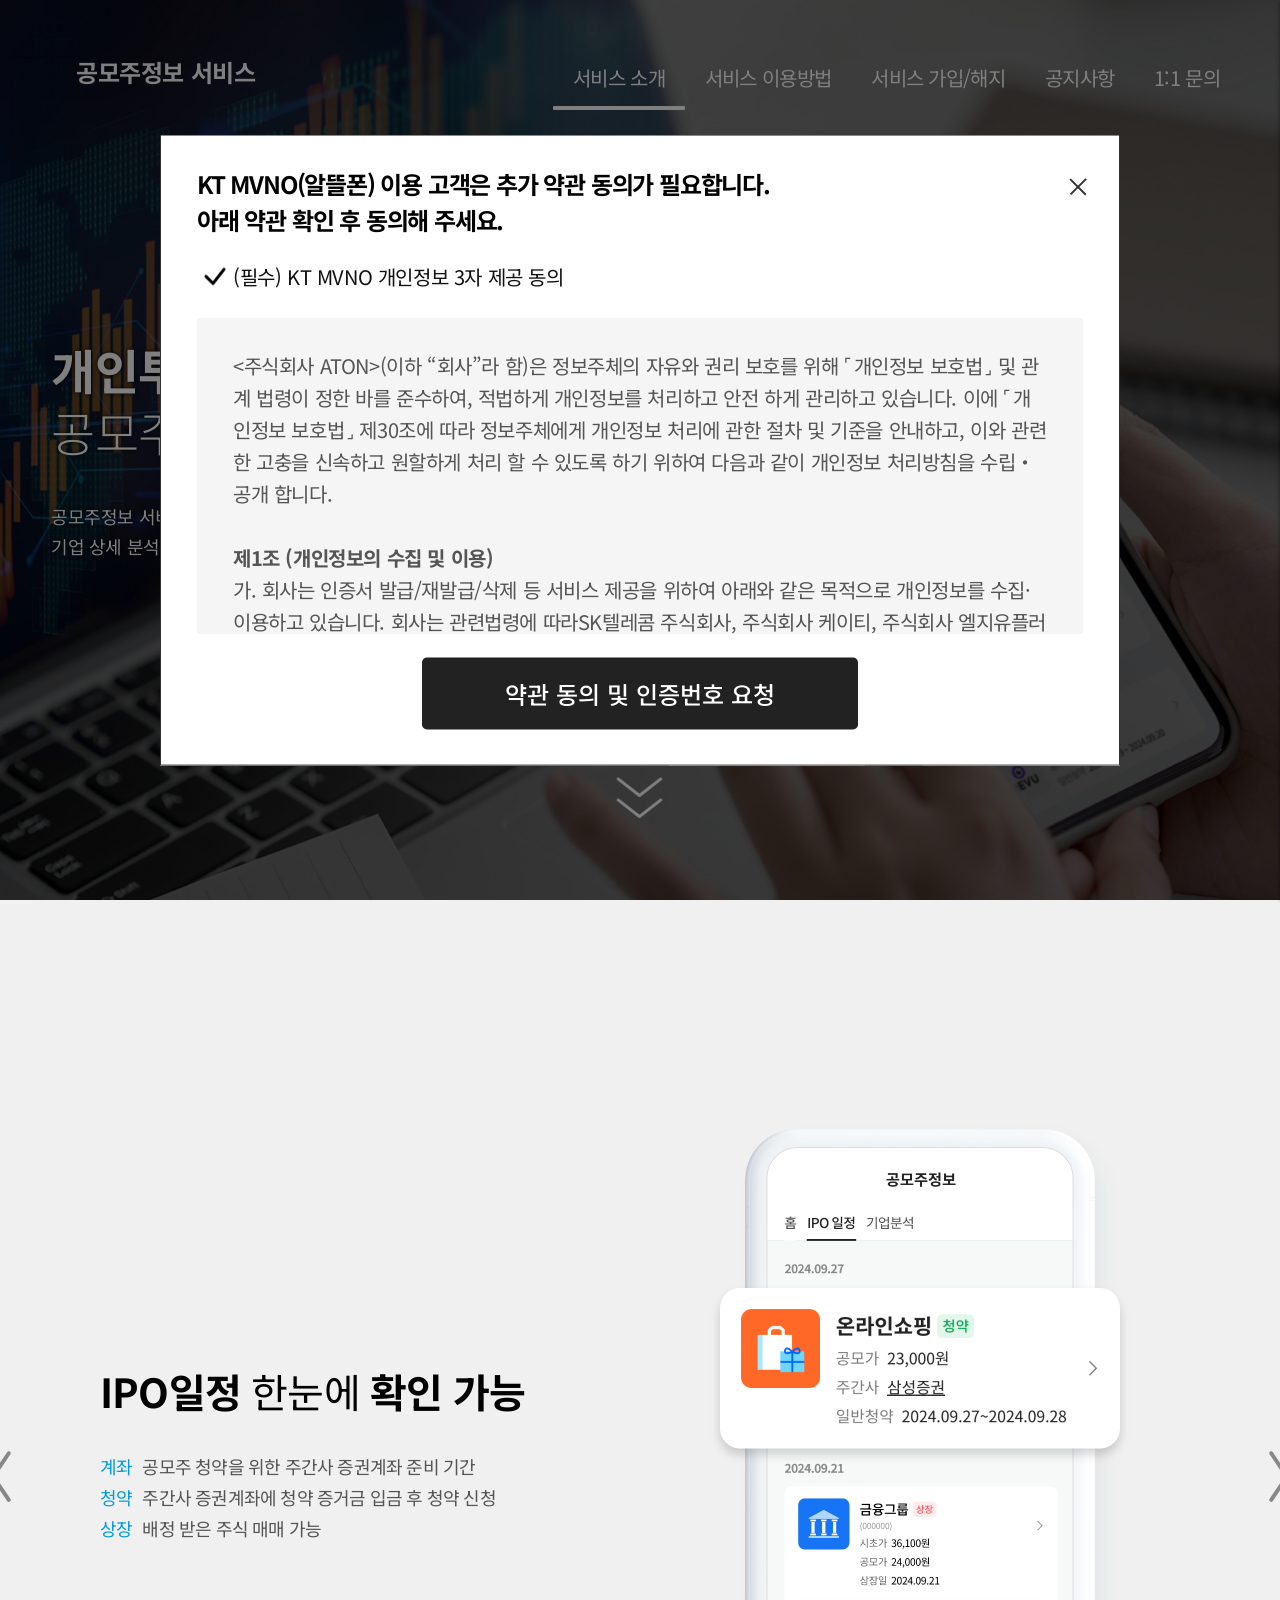
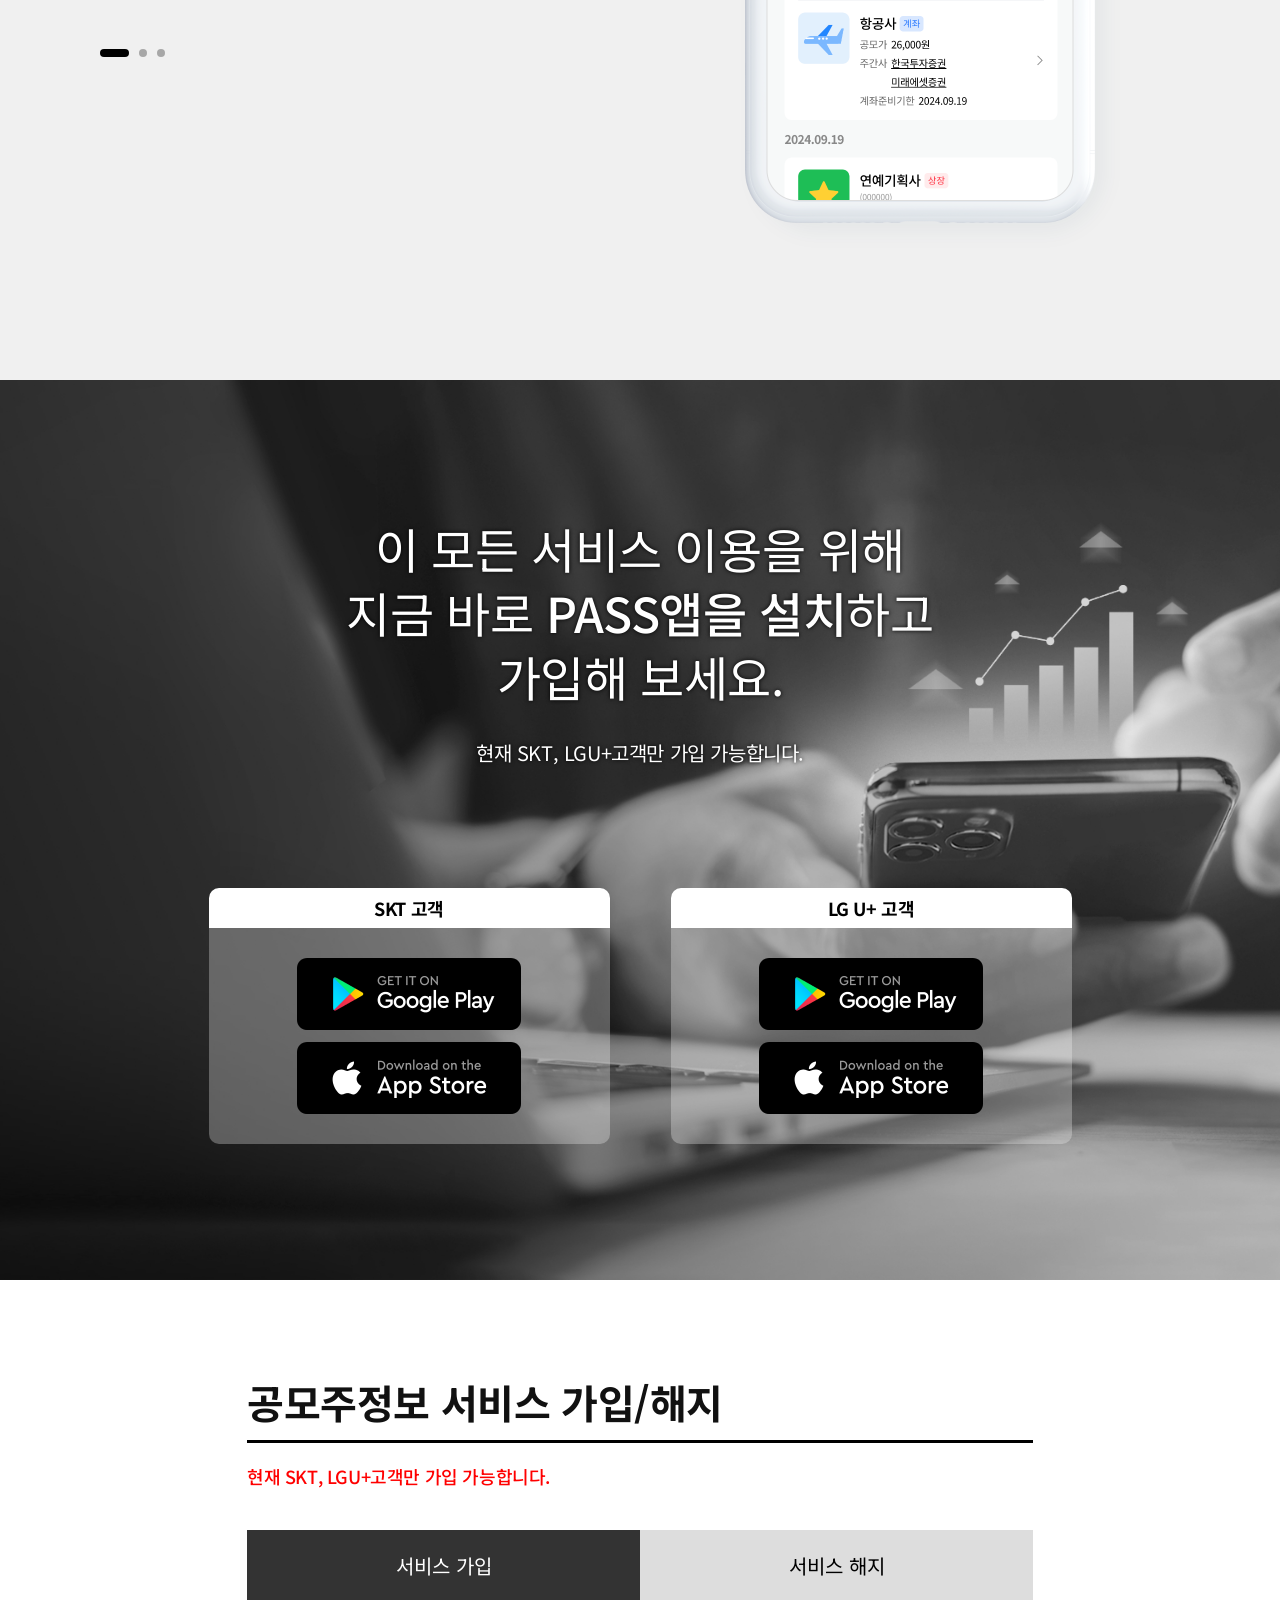
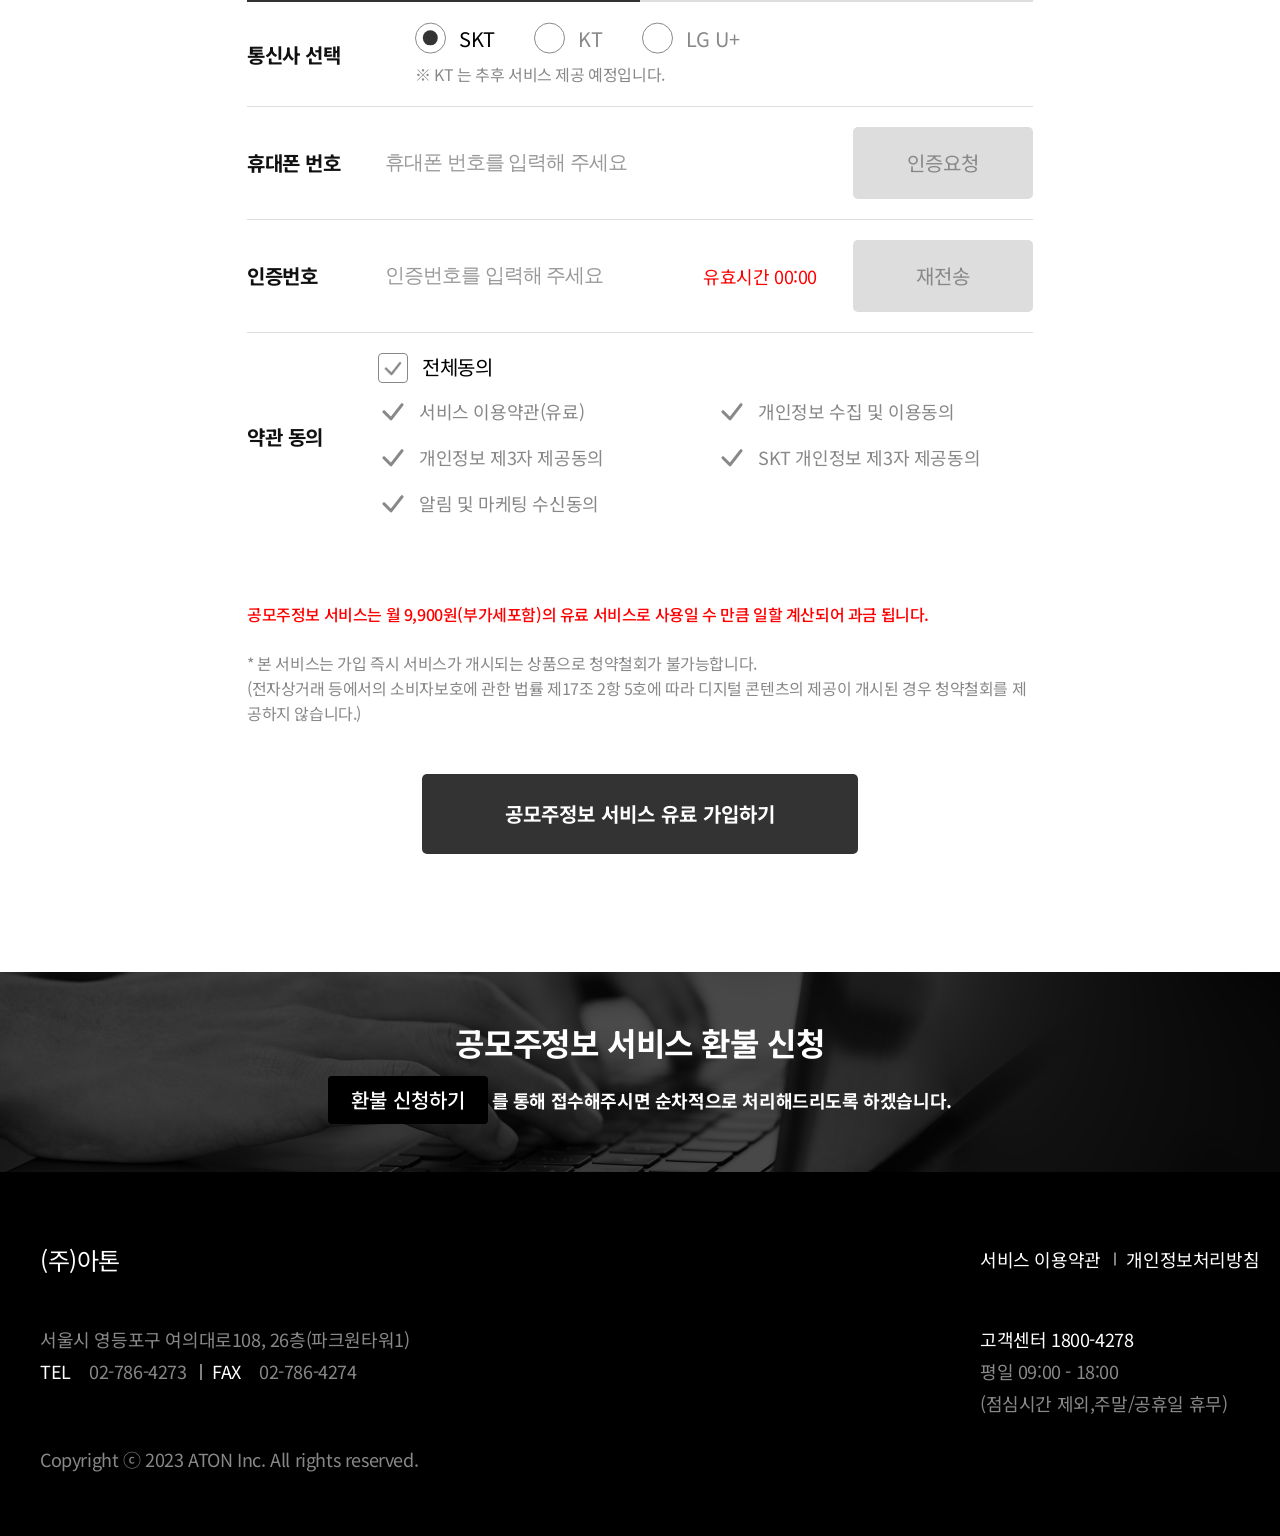
<file: homepage/html/index.html>
<!DOCTYPE html>
<html lang="ko">
<head>
	<title>공모주정보서비스 홈페이지</title>
	<meta charset="UTF-8">
	<meta http-equiv="X-UA-Compatible" content="IE=edge">
	<meta name="viewport" content="width=device-width, initial-scale=1.0, maximum-scale=1.0, minimum-scale=1.0, user-scalable=no">

	<link rel="stylesheet" type="text/css" href="../css/reset.css">
	<link rel="stylesheet" type="text/css" href="../css/slick.css">
	<link rel="stylesheet" type="text/css" href="../css/passipo_homepage.css">
	
	<link href="https://fonts.googleapis.com/css2?family=Noto+Sans+KR:wght@100;300;400;500;700;900&display=block" rel="stylesheet">
	<link href="https://fonts.googleapis.com/css2?family=Gothic+A1:wght@400;500;700&display=swap" rel="stylesheet">
</head>

<body>

<header class="home">
	<div class="inner">
		<div class="logo"><h1><strong>공모주정보 서비스</strong></h1></div>
		<div class="nav">
			<ul class="gnb" id="menu">
				<li data-menuanchor="page2"><a href="./index.html#section0" class="active"><span>서비스 소개</span></a></li>
				<li data-menuanchor="page3"><a href="./index.html#section2"><span>서비스 이용방법</span></a></li>
				<li data-menuanchor="page4"><a href="./index.html#section3"><span>서비스 가입/해지</span></a></li>
				<li data-menuanchor="page5"><a href="notice_list.html"><span>공지사항</span></a></li>
				<li><a href="customer.html"><span>1:1 문의</span></a></li>
			</ul>
		</div>
		<div class="btn_menu_toggle"><button type="button"><span>모바일 메뉴열기</span></button></div>
	</div>
</header>

<div class="guide_fullpage">

	<div class="section" id="section0">
		<div class="main_visual_wrap">
			<div class="main_txt">
				<div class="tit">
					<strong>개인투자자 눈높이에 맞는</strong><br />
					공모주정보 서비스 제공
				</div>
				<p class="txt">공모주정보 서비스를 통해 진행 단계별<i></i>공모주 일정을 확인하고<br />
					기업 상세 분석을 통해<i></i>투자전략, 투자포인트를 확인해 보세요. </p>
			</div>
	
			<div class="scroll_down">
				<p class="txt">scroll down</p>
				<span class="img"><img src="../images/ico_arrow_btm.png" alt="스크롤 화살표"></span>
			</div>
		</div>
	</div><!-- // #section0 -->

	<div class="section" id="section1">

		<div class="passipo_info_wrap">

			<div class="passipo_slick_wrap">
				<div class="item">
					<div class="txtGroup">
						<div class="tit"><strong>IPO일정</strong> <span>한눈에</span> <strong>확인 가능</strong></div>
						<div class="txt">
							<dl>
								<dt>계좌</dt>
								<dd>공모주 청약을 위한 주간사 증권계좌 준비 기간</dd>
							</dl>
							<dl>
								<dt>청약</dt>
								<dd>주간사 증권계좌에 청약 증거금 입금 후 청약 신청</dd>
							</dl>
							<dl>
								<dt>상장</dt>
								<dd>배정 받은 주식 매매 가능</dd>
							</dl>
						</div>
					</div>
					<div class="imgGroup">
						<div class="img_pc">
							<div><img src="../images/img_info_01.png" alt="이미지"></div>
						</div>
						<div class="img_mobile">
							<div class="img"><img src="../images/img_info_01_m.png" alt=""></div>
						</div>
					</div>
				</div>
				<div class="item">
					<div class="txtGroup">
						<div class="tit"><strong>기업분석</strong><span>을 통해 상장 후 </span><br />
							<strong>수익률 확인</strong> <span>가능</span></div>
						<div class="txt">
							<dl>
								<dt>상장 종목 </dt>
								<dd>공모가 대비 시가, 종가 매도 수익률 확인</dd>
							</dl>
							<dl>
								<dt>상장예정종목</dt>
								<dd>상장예정일, 공모가 확인</dd>
							</dl>
						</div>
					</div>
					<div class="imgGroup">
						<div class="img_pc">
							<div><img src="../images/img_info_02.png" alt="이미지"></div>
						</div>
						<div class="img_mobile">
							<div class="img"><img src="../images/img_info_02_m.png" alt=""></div>
						</div>
					</div>
				</div>
				<div class="item">
					<div class="txtGroup">
						<div class="tit"><strong>기업 상세 분석</strong><span>을 통해 </span><br />
							<strong>종목에 대한 궁금증 해결</strong> <span>가능</span></div>
						<div class="txt">
							<dl>
								<dd>종목에 대한 투자전략, 투자포인트, 투자의견 제공</dd>
							</dl>
						</div>
					</div>
					<div class="imgGroup">
						<div class="img_pc">
							<div><img src="../images/img_info_03.png" alt="이미지"></div>
						</div>
						<div class="img_mobile">
							<div class="img"><img src="../images/img_info_03_m.png" alt=""></div>
						</div>
					</div>
				</div>
			</div>
			<!-- // passipo_slick_wrap -->
			
		</div>
		<!-- // passipo_info_wrap -->
	</div>
	<!-- // #section1 -->


	<div class="section" id="section2">
		<div class="store_wrap">
			<div class="inner">
				<div class="txt_wrap">
					<p class="txt">이 모든 서비스 이용을 위해<br />
						지금 바로 <strong>PASS앱을 설치</strong>하고<br />
						가입해 보세요.</p>
					<p class="small_txt">현재 SKT, LGU+고객만 가입 가능합니다.</p>
				</div>

				<div class="telecom_group">
					<div class="telecom_item">
						<div class="tit"><strong>SKT 고객</strong></div>
						<div class="btn_group">
							<button type="button" onclick="window.open('https://play.google.com/store/apps/details?id=com.sktelecom.tauth&hl=ko', '_blank')"><span><img src="../images/ico_download_aos.png" alt="Google Play"></span></button>
							<button type="button" onclick="window.open('https://apps.apple.com/kr/app/pass-by-skt/id1141258007?mt=8', '_blank')"><span><img src="../images/ico_download_ios.png" alt="App Store"></span></button>
						</div>
					</div>

					<div class="telecom_item">
						<div class="tit"><strong>LG U+ 고객</strong></div>
						<div class="btn_group">
							<button type="button" onclick="window.open('https://play.google.com/store/apps/details?id=com.lguplus.smartotp&hl=ko&gl=US', '_blank')"><span><img src="../images/ico_download_aos.png" alt="Google Play"></span></button>
							<button type="button" onclick="window.open('https://apps.apple.com/kr/app/pass-by-u/id1147394645', '_blank')"><span><img src="../images/ico_download_ios.png" alt="App Store"></span></button>
						</div>
					</div>
				</div>
				<!-- // telecom_group -->
			</div>
		</div>
	</div><!-- // #section2 -->

	<div class="section" id="section3">

		<div class="unaccount_wrap">
			<div class="tit"><strong>공모주정보 서비스 가입/해지</strong></div>
			<p class="error_txt">현재 SKT, LGU+고객만 가입 가능합니다.</p>

			<div class="signTab">
				<button type="button" class="active"><span>서비스 가입</span></button>
				<button type="button"><span>서비스 해지</span></button>
			</div>


			<div class="sign_wrap">
				<div class="tab_content">

					<div class="telecoms">
						<div class="row">
							<strong>통신사 선택</strong>
							<div class="check_wrap">
								<label>
									<input type="radio" name="telecom01" checked />
									<span class="checkmark"></span>
									<span class="txt">SKT</span>
								</label>
								<label>
									<input type="radio" name="telecom01" disabled/>
									<span class="checkmark"></span>
									<span class="txt">KT</span>
								</label>
								<label>
									<input type="radio" name="telecom01" />
									<span class="checkmark"></span>
									<span class="txt">LG U+</span>
								</label>
								<p class="txt">※ KT 는 추후 서비스 제공 예정입니다.</p>
							</div>
						</div>
						
					</div>
					<!-- // telecoms -->
		
					<div class="phonenumber_wrap">
						<div class="item">
							<strong class="tit">휴대폰 번호</strong>
							<div class="ipt_set">
								<input type="text" placeholder="휴대폰 번호를 입력해 주세요">
							</div>
							<button type="button" disabled><span>인증요청</span></button>	
						</div>
						<div class="item">
							<strong class="tit">인증번호</strong>
							<div class="ipt_set">
								<input type="text" placeholder="인증번호를 입력해 주세요">
								<span class="timer">유효시간 00:00</span>
							</div>
							<button type="button" disabled><span>재전송</span></button>
						</div>
						<!-- <p class="error_txt">올바른 휴대폰 번호를 입력하십시오.</p> -->
					</div>
		
		
					<div class="agree_wrap">
						<div class="row">
							<strong>약관 동의</strong>
							<div class="check_wrap">
								<div class="check_all">
									<label>
										<input type="checkbox" name="" />
										<span class="checkmark"></span>
										<span class="txt">전체동의</span>
									</label>
								</div>
		
								<div class="check_item">
									<div class="item">
										<label>
											<input type="checkbox" />
											<span class="checkmark"></span>
										</label>
										<span class="txt" onclick="">서비스 이용약관(유료)</span>
									</div>
									<div class="item">
										<label>
											<input type="checkbox" />
											<span class="checkmark"></span>
										</label>
										<span class="txt" onclick="">개인정보 수집 및 이용동의</span>
									</div>
									<div class="item">
										<label>
											<input type="checkbox" />
											<span class="checkmark"></span>
										</label>
										<span class="txt" onclick="">개인정보 제3자 제공동의</span>
									</div>
									<div class="item">
										<label>
											<input type="checkbox" />
											<span class="checkmark"></span>
										</label>
										<span class="txt" onclick="">SKT 개인정보 제3자 제공동의</span>
									</div>
									<div class="item">
										<label>
											<input type="checkbox" />
											<span class="checkmark"></span>
										</label>
										<span class="txt" onclick="">알림 및 마케팅 수신동의</span>
									</div>
								</div>
							</div>
						</div>
					</div>
					<!-- // agree_wrap -->
					
		
					<div class="guide_txt">
						<p class="em">공모주정보 서비스는 월 9,900원(부가세포함)의 유료 서비스로 사용일 수 만큼 일할 계산되어 과금 됩니다.</p>
						<p class="txt">* 본 서비스는 가입 즉시 서비스가 개시되는 상품으로 청약철회가 불가능합니다.<br />
							(전자상거래 등에서의 소비자보호에 관한 법률 제17조 2항 5호에 따라 디지털 콘텐츠의 제공이 개시된 경우 청약철회를 제공하지 않습니다.)</p>
					</div>
		
					<div class="btn">
						<button type="button" class="btn_xx"><strong>공모주정보 서비스 유료 가입하기</strong></button>
					</div>

				</div>
				<!-- // tab_content -->

				<div class="tab_content">

					<div class="telecoms">
						<div class="row">
							<strong>통신사 선택</strong>
							<div class="check_wrap">
								<label>
									<input type="radio" name="telecom02" checked/>
									<span class="checkmark"></span>
									<span class="txt">SKT</span>
								</label>
								<label>
									<input type="radio" name="telecom02" disabled/>
									<span class="checkmark"></span>
									<span class="txt">KT</span>
								</label>
								<label>
									<input type="radio" name="telecom02" />
									<span class="checkmark"></span>
									<span class="txt">LG U+</span>
								</label>
								<p class="txt">※ KT 는 추후 서비스 제공 예정입니다.</p>
							</div>
						</div>
					</div>
					<!-- // telecoms -->
		
					<div class="phonenumber_wrap">
						<div class="item">
							<strong class="tit">휴대폰 번호</strong>
							<div class="ipt_set">
								<input type="text">
							</div>
							<button type="button" disabled><span>인증요청</span></button>	
						</div>
						<div class="item">
							<strong class="tit">인증번호</strong>
							<div class="ipt_set">
								<input type="text">
								<span class="timer">00:00</span>
							</div>
							<button type="button" disabled><span>시간연장</span></button>
						</div>
						<!-- <p class="error_txt">올바른 휴대폰 번호를 입력하십시오.</p> -->
					</div>
		
	
					<div class="guide_txt">
						<p class="em">공모주정보 서비스는 월 3,300원(부가세포함)의 유료 서비스로 사용일 수 만큼 일할 계산되어  과금 됩니다.</p>
						<p class="txt">* 본 서비스는 가입 즉시 서비스가 개시되는 상품으로 청약철회가 불가능합니다.<br />
							(전자상거래 등에서의 소비자보호에 관한 법률 제17조 2항 5호에 따라 디지털 콘텐츠의 제공이 개시된 경우 청약철회를 제공하지 않습니다.)</p>
					</div>
		
					<div class="btn">
						<button type="button" class="btn_xx"><strong>공모주정보 서비스 유료 해지하기</strong></button>
					</div>

				</div>
				<!-- // tab_content -->

			</div>
			<!-- // sign_wrap -->

		</div>
		<!-- // unaccount_wrap -->
		
	</div><!-- // #section3 -->

	<div class="section" id="section5">

		<div class="refund_wrap">
			<div class="inner">
				<div class="tit"><strong>공모주정보 서비스 환불 신청</strong></div>
				<div class="txt_wrap">
					<button type="button" class="btn_refund"><span>환불 신청하기</span></button>
					<span class="txt">를 통해 접수해주시면 <br />순차적으로 처리해드리도록 하겠습니다.</span>
				</div>
			</div>
		</div>
		<!-- // refund_wrap -->

	</div>
	<!-- // section5 -->


	<div class="section" id="section4">

		<div class="footer_wrap">
			<div class="footer">
				<div class="inner">
					<div class="row row1">
						<div class="private">
							<span><a href="#g">서비스 이용약관</a></span>
							<span><a href="https://www.atoncorp.com/privacy" target="_blank">개인정보처리방침</a></span>
						</div>
						<div class="co_name">(주)아톤</div>
					</div>
					<div class="row row2">
						<div class="co_info">
							<address>서울시 영등포구 여의대로108, 26층(파크원타워1)</address>
							<dl>
								<dt>TEL</dt>
								<dd>02-786-4273</dd>
							</dl>
							<dl>
								<dt>FAX</dt>
								<dd>02-786-4274</dd>
							</dl>
						</div>
						<div class="customer">
							<dl>
								<dt>고객센터 1800-4278</dt>
								<dd>
									평일 09:00 - 18:00<br />
									(점심시간 제외,주말/공휴일 휴무) 
								</dd>
							</dl>
						</div>
					</div>
					<div class="copyright">Copyright ⓒ 2023 ATON Inc. All rights reserved.</div>
				</div>
			</div>
		</div><!-- // footer_wrap -->
		
	</div><!-- // #section6 -->

</div><!-- // guide_fullpage -->




<div class="layer privacy" id="privacy01" style="display:none;">
	<div class="inner">
		<div class="layer_header">
			<h2>서비스 이용약관(유료)</h2>
			<button type="button" class="btn_close"><span>닫기</span></button>
		</div>
		<div class="layer_content">

			<div class="txt_content"><strong>1. 목적</strong>
본 약관은 “㈜아톤(이하 ‘회사’라 합니다.)”이 제공하는 “공모주정보서비스(이하 ‘서비스’라 합니다.)”의 이용과 관련하여 회사와 이용자 간의 서비스 이용 조건, 절차, 권리, 의무 및 책임사항에 관한 사항을 규정하는 것을 목적으로 합니다.

<strong>2. 용어의 정의</strong>
1) 본 약관에서 사용되는 용어의 정의는 다음과 같습니다.
① “이용자”라 함은 약관에 동의하여 회사가 제공하는 서비스를 이용하는 개인을 말합니다.
② “공모주정보”이라 함은 실시간 감시, 보안 검사, 스마트폰 최적화, 050안심번호, 피싱해킹보상보험 등을 통해 각종 악성코드 및 랜섬웨어의 위협으로부터 내 휴대폰을 안전하게 보호해주는 서비스를 말합니다.
③ “제휴사”란 본 서비스를 제공함에 있어서 회사와 업무 제휴를 한 회사를 말합니다.
2) 본 약관에서 사용하는 용어의 정의는 제1항에서 정하는 것을 제외하고는 관계 법령 및 서비스 안내에서 정하는 바에 의합니다.

<strong>3. 서비스의 제공</strong>
1) 회사는 고객의 이용신청을 승인할 때부터 서비스를 제공합니다. 단, 일부 서비스의 경우 회사의 필요에 따라 지정된 일자부터 서비스를 개시할 수 있습니다.
2) 회사는 이용자의 등급을 구분하여 이용시간, 이용횟수, 제공 서비스의 범위 등을 세분화하여 이용에 차등을 둘 수 있습니다.

<strong>4. 서비스의 내용</strong>
1) 서비스는 다음 각 호의 기능으로 구성되며, PASS 앱을 통해 고객에게 제공됩니다.
① 휴대폰 보안 검사(휴대폰, 휴대폰에 설치된 앱, 문자, Wi-Fi, URL, QR 검사)
② 휴대폰 최적화
③ 보안 리포트
④ 피싱해킹피해보상
⑤ 050 안심번호
2) 피싱해킹피해보상은 서비스 이용요금과 무관한 단체보험이며, 회사가 대표로 보험사와 단체보험계약을 체결합니다. 단체보험의 보험료는 전액 회사가 부담하며, 단체보험계약이 철회될 수 있습니다.
3) 회사는 제1항에서 정한 서비스 내용을 추가, 변경 또는 중단할 수 있으며, 이 경우 그 사실을 PASS앱, 문자, 서비스 홈페이지 등을 통해 사전에 공지합니다.

<strong>5. 서비스의 이용조건</strong>
1) 서비스 이용요금과 청구방법 등은 아래와 같습니다.
① 이용요금: 월정액 3,300원(부가세 포함), 중도해지 시 일할 계산하여 과금 됩니다.
② 결제방식: 매월 1회의 요금이 청구되며, 휴대전화요금에 합산 청구됩니다.
③ 환불 및 결제: 회사는 관계 법령이 정한 바에 따라 결제 및 환불합니다.
2) 서비스 이용요금은 회사의 사정에 따라 변경될 수 있으며, 이 경우 변경된 내용은 홈페이지 또는 기타의 방법으로 사전에 안내하여 드립니다.

<strong>6. 이용신청</strong>
1) 이용자가 약관의 내용에 대해 동의한 후 서비스 가입 신청을 하고 회사가 이러한 신청에 대해 승인함으로써 체결됩니다.
2) 선불요금제, 사물통신/모뎀요금제, 법인명의 및 미성년자는 가입 및 이용이 불가합니다.
3) 이용자는 서비스 이용을 위해 회사에서 요청하는 개인정보를 제공해야 합니다.
4) 이용자는 고객센터(080-869-4273)와 해지사이트에서 서비스를 해지할 수 있습니다.
5) 서비스 해지 시 약관 동의가 철회됩니다.

<strong>7. 서비스 이용의 제한</strong>
회사는 다음 각 호에 해당하는 이용자에 대하여 서비스 이용을 제한하거나 해지할 수 있습니다.
1) 기업 또는 법인 고객인 경우
2) 통신사로부터 거래정지를 당하거나 신용상의 문제가 있다고 판단되는 경우
3) 고객 본인의 휴대전화 및 기타 무선통신단말기의 알림 수신에 문제가 있는 경우
4) 회사, 제휴사 및 통신사가 보유한 시스템의 기술적 장애 등으로 정상적인 서비스 제공이 어려운 경우
5) 기타 회사 보안 정책에 따라 서비스 제한이 필요하다고 판단되는 경우

<strong>8. 약관의 효력 및 변경</strong>
1) 본 약관의 내용은 서비스 내에 게시하거나 기타의 방법으로 이용자에게 공지함으로써 효력이 발생합니다.
2) 서비스 가입 시, 이용자가 본 약관에 대하여 ‘동의함’을 선택하면 본 약관의 내용을 이해하였고 그 적용에 동의한 것으로 간주합니다.
3) 회사는 필요한 경우 약관의 규제에 관한 법률, 정보통신망이용촉진 등에 관한 법률, 전자거래기본법, 전자서명법 등 관계 법령을 위배하지 않는 범위에서 본 약관을 개정할 수 있으며, 이 경우 회사는 새로운 약관의 적용일자 및 개정사유를 명시하고 개정약관 적용일 7일 전에 고지 또는 통지합니다. 단, 약관 변경 내용이 중대하거나 이용자에게 불리한 경우에는 15일 전에 고지 또는 통지합니다.
4) 회사가 변경 약관을 고지 또는 통지하고, 이용자가 변경된 약관 적용일까지 거부의 의사를 표시하지 아니할 경우 변경된 약관에 동의한 것으로 간주합니다.
5) 이용자가 변경된 약관에 동의하지 않는 경우 서비스 이용을 중단하고 해지할 수 있습니다.

<strong>9. 약관의 해석</strong>
본 약관에서 정하지 아니한 사항과 본 약관의 해석에 관하여는 회사의 기본이용약관 또는 개별 약관에 정함이 있는 경우에는 그에 따르고, 회사의 기본이용약관 또는 개별약관에 정함이 없는 경우에는 약관의 규제에 관한 법률 등 관련 법령이나 상관례에 따릅니다.

<strong>10. 청약 철회 등</strong>
1) 이용자는 전자상거래 등에서의 소비자 보호에 관한 법률 등 관련 법령에서 정한바에 따라 서비스 가입일로부터 7일 이내에 청약의 철회 및 계약의 해제를 할 수 있습니다.
2) 단, 고객이 서비스를 이미 사용한 경우에는 사용한 부분에 대해서는 청약철회가 불가능하며, 이러한 불가능 사유에 대해서는 회사가 고객에게 명확하게 고지합니다.
[청약철회가 불가능한 사유]
① 휴대폰 보안 검사를 실행한 경우
② 보안 리포트를 수신한 경우
③ 050 안심번호를 발급받은 경우
3) 이용자는 고객센터(080-869-4273)와 해지사이트에서 서비스를 해지할 수 있습니다.
4) 서비스 해지 시 약관 동의가 철회됩니다.

<strong>11. 회사의 의무</strong>
회사는 본 약관에서 정한 바에 따라 지속적, 안정적으로 본 서비스를 제공할 의무가 있습니다. 단, 전쟁, 지진, 재난 등 천재지변이나 불가피한 시스템의 고장, 통신서비스 회사의 통신 두절 등 불가항력의 사유가 발생한 경우에는 본 서비스를 중단할 수 있습니다.

<strong>12. 게시물 등의 저작권 및 관리</strong>
회사가 작성한 문서 또는 서비스에 게시한 게시물, 회사가 제공한 정보 등에 대한 저작권 등 일체의 권리는 회사에 귀속됩니다.

<strong>13. 가입자에 대한 통지</strong>
회사가 가입자에 대한 통지를 하는 경우, 회사는 가입자에게 서비스를 제공하는 어플리케이션, 홈페이지 등을 통해 통지하는 방법으로 할 수 있습니다.

<strong>14. 이용자의 의무</strong>
이용자는 관련 법령, 본 약관, 회사가 정한 기타 이용조건, 회사가 서비스와 관련하여 공지 또는 통지한 사항을 준수하여야 합니다.

<strong>15. 책임과 손해배상</strong>
1) 회사와 이용자는 일방 당사자의 귀책사유에 인하여 상대방에게 발생한 손해에 대하여 배상하여야 합니다.
2) 회사는 본 서비스 이용자의 고의 또는 중과실로 발생한 손해에 대해서 어떠한 책임도 지지 않습니다.

<strong>16. 면책</strong>
1) 회사는 다음 각 호의 사유로 인한 손해에 대하여 보상 또는 배상할 책임이 없습니다.
① 천재지변, 파업, 관련 법규의 변경, 관계기관의 명령 및 지침, 또는 외부로부터 발생한 사건 등 회사가 통제할 수 없는 사유에 인하여 본 서비스를 제공할 수 없는 경우
② 이용자가 휴대폰 번호, 단말기, 앱 비밀번호, 결제 정보 등의 관리를 소홀히 한 경우
③ 이용자가 본 서비스에 제공한 정보, 자료, 사실 등이 부정확하여 본 서비스를 원활히 제공할 수 없었던 경우
④ 회사의 관리영역이 아닌 장애로 본 서비스의 이용이 불가능한 경우
⑤ 기타 회사의 귀책사유가 없는 제휴사 및 통신서비스 등의 장애로 인한 경우
2) 회사는 이용자상호간 또는 이용자와 제3자 상호간에 본 서비스와 관련한 분쟁에 개입할 의무가 없으며, 회사의 귀책사유가 없는 한 이로 인한 손해를 배상할 책임이 없습니다.

<strong>17. 분쟁의 해결</strong>
1) 회사와 이용자 간 분쟁 발생 시, 회사와 이용자는 분쟁해결을 위해 성실히 협의합니다.
2) 본 약관과 관련한 제반 분쟁 및 소송의 관할은 민사소송법상 관할 조항에 따릅니다.
3) 서비스에 관한 분쟁이 발생한 경우 양 당사자 간의 합의로 해결함을 원칙으로 합니다. 다만 당사자 간에 합의할 수 없거나 합의가 이루어지지 않는 경우, 분쟁의 해결은 회사의 소재지를 관할하는 법원으로 합니다.

<strong>18. 약관의 일부 무효</strong>
약관의 일부 조항이 관련 법령에 위반되는 등의 사유로 그 법적 효력을 상실한 경우 해당 조항 외의 나머지 조항들은 여전히 유효합니다.

(시행일) 본 약관은 2023년 12월 20일부터 시행합니다.

			</div>
			

		</div>
	</div>
</div>
<!-- // layer -->




<div id="aside-nav" class="aside">
	<div class="btn-close"><button type="button"><span>메뉴닫기</span></button></div>
	<ul>
		<li><a href="./index.html#section0">서비스 소개</a></li>
		<li><a href="./index.html#section2">서비스 이용방법</a></li>
		<li><a href="./index.html#section3">서비스 해지</a></li>
		<li><a href="notice_list.html">공지사항</a></li>
		<li><a href="customer.html">1:1 문의</a></li>
	</ul>
</div>
<!-- // aside -->


<div class="layer alert" style="display:none;">
	<div class="inner">
		<div class="layer_content">
			<p class="txt">휴대폰으로 인증번호가 발송되었습니다.</p>
		</div>
		<div class="btn_group">
			<div><button type="button" class="btn_close"><span>확인</span></button></div>
		</div>
	</div>
</div>

<style>
.layer.privacy_agree.active {touch-action:none;}
</style>



<div class="layer privacy_agree active" id="privacy_agree01" style="display:block;">
	<div class="inner">
		<!-- <div class="layer_header">
			<h2>KT MVNO 개인정보 3자 제공 동의</h2>
		</div> -->
		<button type="button" class="btn_close"><span>닫기</span></button>
		<div class="layer_content">

			<div class="privacy_agree_wrap">
				<div class="tit">
					KT MVNO(알뜰폰) 이용 고객은 추가 약관 동의가 필요합니다.<br />
					아래 약관 확인 후 동의해 주세요.
				</div>

				<div class="checkbox_wrap">
					<input type="checkbox" checked disabled><!-- 기능상 필요 없으면 삭제해도 됨. -->
					<span class="checkmark"><img src="../images/ico_check_s_on.png" alt=""></span>
					<span class="txt">(필수) KT MVNO 개인정보 3자 제공 동의</span>
				</div>
			</div>
			<!-- // privacy_agree_wrap -->


			<div class="txt_content">
				&lt;주식회사 ATON&gt;(이하 “회사”라 함)은 정보주체의 자유와 권리 보호를 위해 ⌜개인정보 보호법⌟ 및 관계 법령이 정한 바를 준수하여, 적법하게 개인정보를 처리하고 안전 하게 관리하고 있습니다. 이에 ⌜개인정보 보호법⌟ 제30조에 따라 정보주체에게 개인정보 처리에 관한 절차 및 기준을 안내하고, 이와 관련한 고충을 신속하고 원할하게 처리 할 수 있도록 하기 위하여 다음과 같이 개인정보 처리방침을 수립・공개 합니다.

				<strong>제1조 (개인정보의 수집 및 이용)</strong>
				가. 회사는 인증서 발급/재발급/삭제 등 서비스 제공을 위하여 아래와 같은 목적으로 개인정보를 수집·이용하고 있습니다. 회사는 관련법령에 따라SK텔레콤 주식회사, 주식회사 케이티, 주식회사 엘지유플러스, 서비스 이용기관(인증서를 이용하여 이용자의 전자서명정보와 전자서명검증정보의 합치성을 확인하려는 자)으로부터 제공 받거나 이용자로부터 직접 동의를 받아 개인정보를 수집·이용합니다.
				
				* 수집하거나 제공 받은 개인정보가 정보수정으로 수정된 경우에는 변경된 정보를 포함합니다.
				
				나. 회사는 법령에 따라 동의 없이 수집할 수 있는 자동생성정보(로그기록 및 서비스 계약이행 과정에서 자동적으로 생성되는 정보) 등을 상기 목적 범위 내에서 수집하여 이용할 수 있습니다. 또 고객이 선택동의사항에 대하여 동의할 경우 해당 개인정보를 해당 목적 범위 내에서 이용할 수 있습니다.
				
				다. 회사는 서비스 제공을 위하여 SK텔레콤 주식회사, 주식회사 케이티, 주식회사 엘지유플러스, 서비스 이용기관 등 제휴사 타 기관으로부터 제공 받는 개인정보를 관련법령을 준수하여 처리하고 보호합니다
				
				가. 회사는 인증서 발급/재발급/삭제 등 서비스 제공을 위하여 아래와 같은 목적으로 개인정보를 수집·이용하고 있습니다. 회사는 관련법령에 따라SK텔레콤 주식회사, 주식회사 케이티, 주식회사 엘지유플러스, 서비스 이용기관(인증서를 이용하여 이용자의 전자서명정보와 전자서명검증정보의 합치성을 확인하려는 자)으로부터 제공 받거나 이용자로부터 직접 동의를 받아 개인정보를 수집·이용합니다.

				<strong>제1조 (개인정보의 수집 및 이용)</strong>
				가. 회사는 인증서 발급/재발급/삭제 등 서비스 제공을 위하여 아래와 같은 목적으로 개인정보를 수집·이용하고 있습니다. 회사는 관련법령에 따라SK텔레콤 주식회사, 주식회사 케이티, 주식회사 엘지유플러스, 서비스 이용기관(인증서를 이용하여 이용자의 전자서명정보와 전자서명검증정보의 합치성을 확인하려는 자)으로부터 제공 받거나 이용자로부터 직접 동의를 받아 개인정보를 수집·이용합니다.
				
				* 수집하거나 제공 받은 개인정보가 정보수정으로 수정된 경우에는 변경된 정보를 포함합니다.
				
				나. 회사는 법령에 따라 동의 없이 수집할 수 있는 자동생성정보(로그기록 및 서비스 계약이행 과정에서 자동적으로 생성되는 정보) 등을 상기 목적 범위 내에서 수집하여 이용할 수 있습니다. 또 고객이 선택동의사항에 대하여 동의할 경우 해당 개인정보를 해당 목적 범위 내에서 이용할 수 있습니다.
				
				다. 회사는 서비스 제공을 위하여 SK텔레콤 주식회사, 주식회사 케이티, 주식회사 엘지유플러스, 서비스 이용기관 등 제휴사 타 기관으로부터 제공 받는 개인정보를 관련법령을 준수하여 처리하고 보호합니다
				
				가. 회사는 인증서 발급/재발급/삭제 등 서비스 제공을 위하여 아래와 같은 목적으로 개인정보를 수집·이용하고 있습니다. 회사는 관련법령에 따라SK텔레콤 주식회사, 주식회사 케이티, 주식회사 엘지유플러스, 서비스 이용기관(인증서를 이용하여 이용자의 전자서명정보와 전자서명검증정보의 합치성을 확인하려는 자)으로부터 제공 받거나 이용자로부터 직접 동의를 받아 개인정보를 수집·이용합니다.
			</div>

			<div class="btn"><button type="button"><span>약관 동의 및 인증번호 요청</span></button></div>
		</div>
	</div>
</div>
<!-- // layer -->



<script type="text/javascript" src="https://ajax.googleapis.com/ajax/libs/jquery/1.12.4/jquery.min.js"></script>
<script type="text/javascript" src="../js/slick.min.js"></script>
<script type="text/javascript" src="../js/temp.js"></script>

<script>
// var swiper = new Swiper(".passipo_info_wrap", );
/* 이미지 슬라이드 */
$('.passipo_slick_wrap').slick({
	draggable: true,
	swipeToSlide: false,
	touchMove: true,
	adaptiveHeight: true,
	swipe: true,
	arrows: true,
	dots: true,
	dotsClass : "main_dot"
});

/* // 이미지 슬라이드 */


/* 가입/해지 탭 */
let signTabs = document.querySelectorAll(".signTab button");
let tabContents = document.querySelectorAll(".sign_wrap .tab_content");

signTabs.forEach(function (item, index) {
  item.addEventListener("click", function () {
    console.log(index);
    for (let i = 0; i < signTabs.length; i++) {
      tabContents[i].style.display = "none";
      signTabs[i].classList.remove("active");
    }

    tabContents[index].style.display = "block";
    signTabs[index].classList.add("active");
  });
});

let ddd = document.querySelector(".signTab button.active"); // 처음에 보여지고 싶은거.
ddd.click();
/* 가입/해지 탭 */


document.querySelectorAll(".check_item div.item label + span.txt").forEach(function(item){
item.addEventListener("click", function(){
	document.querySelector("#privacy01").style.display = "block";
})
})
</script>

<script>
let privacy_agree = document.querySelector(".privacy_agree");
privacy_agree.querySelector(".btn button").addEventListener("click", function(item){
	alert("닫기");
	privacy_agree.style.display = "none";
	privacy_agree.classList.remove("active");
})
</script>
</body>
</html>
</file>
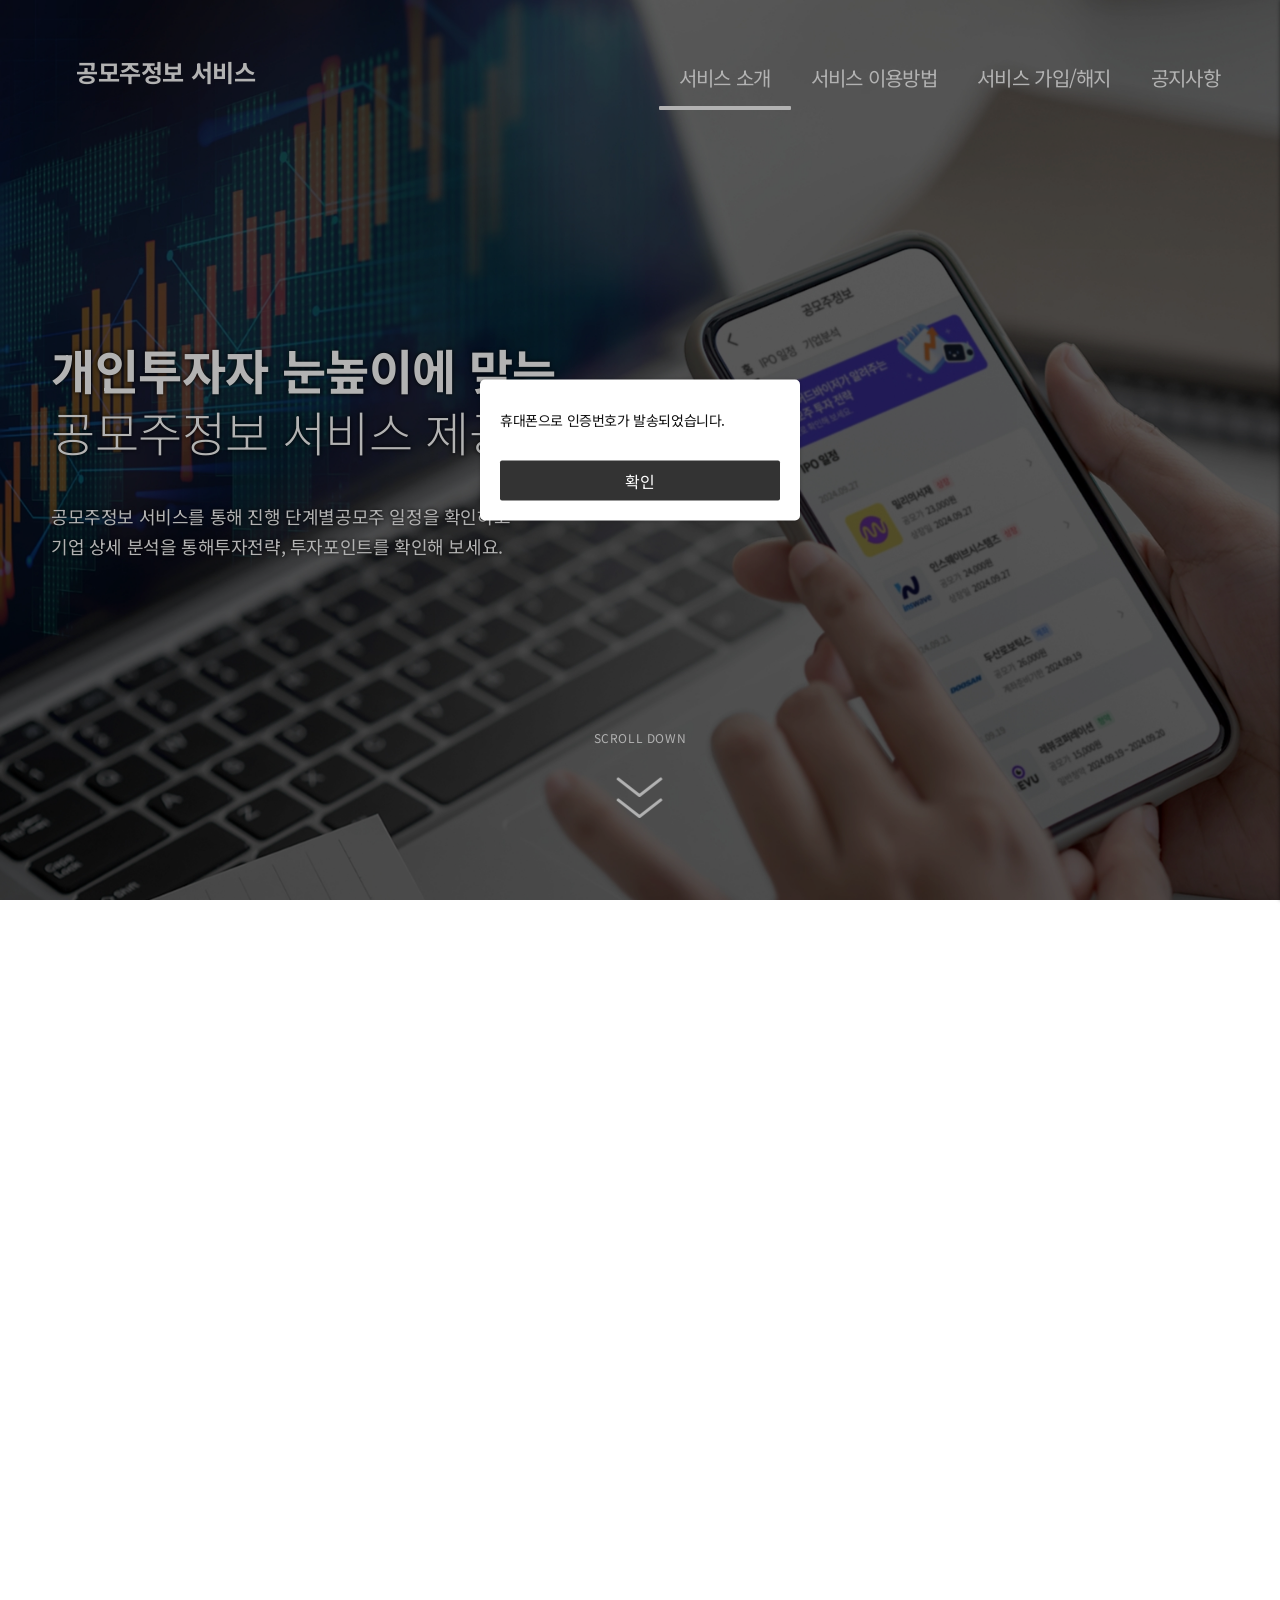
<file: homepage/html/alert.html>
<!DOCTYPE html>
<html lang="ko">
<head>
	<title>공모주정보서비스 홈페이지</title>
	<meta charset="UTF-8">
	<meta http-equiv="X-UA-Compatible" content="IE=edge">
	<meta name="viewport" content="width=device-width, initial-scale=1.0, maximum-scale=1.0, minimum-scale=1.0, user-scalable=no">

	<link rel="stylesheet" type="text/css" href="../css/reset.css">
	<link rel="stylesheet" type="text/css" href="../css/slick.css">
	<link rel="stylesheet" type="text/css" href="../css/passipo_homepage.css">
	
	<link href="https://fonts.googleapis.com/css2?family=Noto+Sans+KR:wght@100;300;400;500;700;900&display=block" rel="stylesheet">
	<link href="https://fonts.googleapis.com/css2?family=Gothic+A1:wght@400;500;700&display=swap" rel="stylesheet">
</head>

<body>

<header class="home">
	<div class="inner">
		<div class="logo"><h1><strong>공모주정보 서비스</strong></h1></div>
		<div class="nav">
			<ul class="gnb" id="menu">
				<li data-menuanchor="page2"><a href="./index.html#section0" class="active"><span>서비스 소개</span></a></li>
				<li data-menuanchor="page3"><a href="./index.html#section2"><span>서비스 이용방법</span></a></li>
				<li data-menuanchor="page4"><a href="./index.html#section3"><span>서비스 가입/해지</span></a></li>
				<li data-menuanchor="page5"><a href="notice_list.html"><span>공지사항</span></a></li>
			</ul>
		</div>
		<div class="btn_menu_toggle"><button type="button"><span>모바일 메뉴열기</span></button></div>
	</div>
</header>

<div class="guide_fullpage">

	<div class="section" id="section0">
		<div class="main_visual_wrap">
			<div class="main_txt">
				<div class="tit">
					<strong>개인투자자 눈높이에 맞는</strong><br />
					공모주정보 서비스 제공
				</div>
				<p class="txt">공모주정보 서비스를 통해 진행 단계별<i></i>공모주 일정을 확인하고<br />
					기업 상세 분석을 통해<i></i>투자전략, 투자포인트를 확인해 보세요. </p>
			</div>
	
			<div class="scroll_down">
				<p class="txt">scroll down</p>
				<span class="img"><img src="../images/ico_arrow_btm.png" alt="스크롤 화살표"></span>
			</div>
		</div>
	</div><!-- // #section0 -->

	<div class="section" id="section1">

		<div class="passipo_info_wrap">

			<div class="passipo_slick_wrap">
				<div class="item">
					<div class="txtGroup">
						<div class="tit"><strong>IPO일정</strong> <span>한눈에</span> <strong>확인 가능</strong></div>
						<div class="txt">
							<dl>
								<dt>계좌</dt>
								<dd>공모주 청약을 위한 주간사 증권계좌 준비 기간</dd>
							</dl>
							<dl>
								<dt>청약</dt>
								<dd>주간사 증권계좌에 청약 증거금 입금 후 청약 신청</dd>
							</dl>
							<dl>
								<dt>상장</dt>
								<dd>배정 받은 주식 매매 가능</dd>
							</dl>
						</div>
					</div>
					<div class="imgGroup">
						<div class="img_pc">
							<div><img src="../images/img_info_01.png" alt="이미지"></div>
						</div>
						<div class="img_mobile">
							<div class="img"><img src="../images/img_info_01_m.png" alt=""></div>
						</div>
					</div>
				</div>
				<div class="item">
					<div class="txtGroup">
						<div class="tit"><strong>기업분석</strong><span>을 통해 상장 후 </span><br />
							<strong>수익률 확인</strong> <span>가능</span></div>
						<div class="txt">
							<dl>
								<dt>상장 종목 </dt>
								<dd>공모가 대비 시가, 종가 매도 수익률 확인</dd>
							</dl>
							<dl>
								<dt>상장예정종목</dt>
								<dd>상장예정일, 공모가 확인</dd>
							</dl>
						</div>
					</div>
					<div class="imgGroup">
						<div class="img_pc">
							<div><img src="../images/img_info_02.png" alt="이미지"></div>
						</div>
						<div class="img_mobile">
							<div class="img"><img src="../images/img_info_02_m.png" alt=""></div>
						</div>
					</div>
				</div>
				<div class="item">
					<div class="txtGroup">
						<div class="tit"><strong>기업 상세 분석</strong><span>을 통해 </span><br />
							<strong>종목에 대한 궁금증 해결</strong> <span>가능</span></div>
						<div class="txt">
							<dl>
								<dd>종목에 대한 투자전략, 투자포인트, 투자의견 제공</dd>
							</dl>
						</div>
					</div>
					<div class="imgGroup">
						<div class="img_pc">
							<div><img src="../images/img_info_03.png" alt="이미지"></div>
						</div>
						<div class="img_mobile">
							<div class="img"><img src="../images/img_info_03_m.png" alt=""></div>
						</div>
					</div>
				</div>
			</div>
			<!-- // passipo_slick_wrap -->
			
		</div>
		<!-- // passipo_info_wrap -->
	</div>
	<!-- // #section1 -->


	<div class="section" id="section2">
		<div class="store_wrap">
			<div class="inner">
				<div class="txt_wrap">
					<p class="txt">이 모든 서비스 이용을 위해<br />
						지금 바로 <strong>PASS앱을 설치</strong>하고<br />
						가입해 보세요.</p>
					<p class="small_txt">현재 SKT, LGU+고객만 가입 가능합니다.</p>
				</div>

				<div class="telecom_group">
					<div class="telecom_item">
						<div class="tit"><strong>SKT 고객</strong></div>
						<div class="btn_group">
							<button type="button" onclick="window.open('https://play.google.com/store/apps/details?id=com.sktelecom.tauth&hl=ko', '_blank')"><span><img src="../images/ico_download_aos.png" alt="Google Play"></span></button>
							<button type="button" onclick="window.open('https://apps.apple.com/kr/app/pass-by-skt/id1141258007?mt=8', '_blank')"><span><img src="../images/ico_download_ios.png" alt="App Store"></span></button>
						</div>
					</div>

					<div class="telecom_item">
						<div class="tit"><strong>LG U+ 고객</strong></div>
						<div class="btn_group">
							<button type="button" onclick="window.open('https://play.google.com/store/apps/details?id=com.lguplus.smartotp&hl=ko&gl=US', '_blank')"><span><img src="../images/ico_download_aos.png" alt="Google Play"></span></button>
							<button type="button" onclick="window.open('https://apps.apple.com/kr/app/pass-by-u/id1147394645', '_blank')"><span><img src="../images/ico_download_ios.png" alt="App Store"></span></button>
						</div>
					</div>
				</div>
				<!-- // telecom_group -->
			</div>
		</div>
	</div><!-- // #section2 -->

	<div class="section" id="section3">

		<div class="unaccount_wrap">
			<div class="tit"><strong>공모주정보 서비스 가입/해지</strong></div>
			<p class="error_txt">현재 SKT, LGU+고객만 가입 가능합니다.</p>

			<div class="signTab">
				<button type="button" class="active"><span>서비스 가입</span></button>
				<button type="button"><span>서비스 해지</span></button>
			</div>


			<div class="sign_wrap">
				<div class="tab_content">

					<div class="telecoms">
						<div class="row">
							<strong>통신사 선택</strong>
							<div class="check_wrap">
								<label>
									<input type="radio" name="telecom01" checked />
									<span class="checkmark"></span>
									<span class="txt">SKT</span>
								</label>
								<label>
									<input type="radio" name="telecom01" disabled/>
									<span class="checkmark"></span>
									<span class="txt">KT</span>
								</label>
								<label>
									<input type="radio" name="telecom01" />
									<span class="checkmark"></span>
									<span class="txt">LG U+</span>
								</label>
								<p class="txt">※ KT 는 추후 서비스 제공 예정입니다.</p>
							</div>
						</div>
						
					</div>
					<!-- // telecoms -->
		
					<div class="phonenumber_wrap">
						<div class="item">
							<strong class="tit">휴대폰 번호</strong>
							<div class="ipt_set">
								<input type="text" placeholder="휴대폰 번호를 입력해 주세요">
							</div>
							<button type="button" disabled><span>인증요청</span></button>	
						</div>
						<div class="item">
							<strong class="tit">인증번호</strong>
							<div class="ipt_set">
								<input type="text" placeholder="인증번호를 입력해 주세요">
								<span class="timer">유효시간 00:00</span>
							</div>
							<button type="button" disabled><span>재전송</span></button>
						</div>
						<!-- <p class="error_txt">올바른 휴대폰 번호를 입력하십시오.</p> -->
					</div>
		
		
					<div class="agree_wrap">
						<div class="row">
							<strong>약관 동의</strong>
							<div class="check_wrap">
								<div class="check_all">
									<label>
										<input type="checkbox" name="" />
										<span class="checkmark"></span>
										<span class="txt">전체동의</span>
									</label>
								</div>
		
								<div class="check_item">
									<div class="item">
										<label>
											<input type="checkbox" />
											<span class="checkmark"></span>
										</label>
										<span class="txt" onclick="">서비스 이용약관(유료)</span>
									</div>
									<div class="item">
										<label>
											<input type="checkbox" />
											<span class="checkmark"></span>
										</label>
										<span class="txt" onclick="">개인정보 수집 및 이용동의</span>
									</div>
									<div class="item">
										<label>
											<input type="checkbox" />
											<span class="checkmark"></span>
										</label>
										<span class="txt" onclick="">개인정보 제3자 제공동의</span>
									</div>
									<div class="item">
										<label>
											<input type="checkbox" />
											<span class="checkmark"></span>
										</label>
										<span class="txt" onclick="">SKT 개인정보 제3자 제공동의</span>
									</div>
									<div class="item">
										<label>
											<input type="checkbox" />
											<span class="checkmark"></span>
										</label>
										<span class="txt" onclick="">알림 및 마케팅 수신동의</span>
									</div>
								</div>
							</div>
						</div>
					</div>
					<!-- // agree_wrap -->
					
		
					<div class="guide_txt">
						<p class="em">공모주정보 서비스는 월 9,900원(부가세포함)의 유료 서비스로 사용일 수 만큼 일할 계산되어 과금 됩니다.</p>
						<p class="txt">* 본 서비스는 가입 즉시 서비스가 개시되는 상품으로 청약철회가 불가능합니다.<br />
							(전자상거래 등에서의 소비자보호에 관한 법률 제17조 2항 5호에 따라 디지털 콘텐츠의 제공이 개시된 경우 청약철회를 제공하지 않습니다.)</p>
					</div>
		
					<div class="btn">
						<button type="button" class="btn_xx"><strong>공모주정보 서비스 유료 가입하기</strong></button>
					</div>

				</div>
				<!-- // tab_content -->

				<div class="tab_content">

					<div class="telecoms">
						<div class="row">
							<strong>통신사 선택</strong>
							<div class="check_wrap">
								<label>
									<input type="radio" name="telecom02" checked/>
									<span class="checkmark"></span>
									<span class="txt">SKT</span>
								</label>
								<label>
									<input type="radio" name="telecom02" disabled/>
									<span class="checkmark"></span>
									<span class="txt">KT</span>
								</label>
								<label>
									<input type="radio" name="telecom02" />
									<span class="checkmark"></span>
									<span class="txt">LG U+</span>
								</label>
								<p class="txt">※ KT 는 추후 서비스 제공 예정입니다.</p>
							</div>
						</div>
					</div>
					<!-- // telecoms -->
		
					<div class="phonenumber_wrap">
						<div class="item">
							<strong class="tit">휴대폰 번호</strong>
							<div class="ipt_set">
								<input type="text">
							</div>
							<button type="button" disabled><span>인증요청</span></button>	
						</div>
						<div class="item">
							<strong class="tit">인증번호</strong>
							<div class="ipt_set">
								<input type="text">
								<span class="timer">00:00</span>
							</div>
							<button type="button" disabled><span>시간연장</span></button>
						</div>
						<!-- <p class="error_txt">올바른 휴대폰 번호를 입력하십시오.</p> -->
					</div>
		
	
					<div class="guide_txt">
						<p class="em">공모주정보 서비스는 월 3,300원(부가세포함)의 유료 서비스로 사용일 수 만큼 일할 계산되어  과금 됩니다.</p>
						<p class="txt">* 본 서비스는 가입 즉시 서비스가 개시되는 상품으로 청약철회가 불가능합니다.<br />
							(전자상거래 등에서의 소비자보호에 관한 법률 제17조 2항 5호에 따라 디지털 콘텐츠의 제공이 개시된 경우 청약철회를 제공하지 않습니다.)</p>
					</div>
		
					<div class="btn">
						<button type="button" class="btn_xx"><strong>공모주정보 서비스 유료 해지하기</strong></button>
					</div>

				</div>
				<!-- // tab_content -->

			</div>
			<!-- // sign_wrap -->

		</div>
		<!-- // unaccount_wrap -->
		
	</div><!-- // #section3 -->


	<div class="section" id="section4">

		<div class="footer_wrap">
			<div class="footer">
				<div class="inner">
					<div class="row row1">
						<div class="private">
							<span><a href="#g">서비스 이용약관</a></span>
							<span><a href="https://www.atoncorp.com/privacy" target="_blank">개인정보처리방침</a></span>
						</div>
						<div class="co_name">(주)아톤</div>
					</div>
					<div class="row row2">
						<div class="co_info">
							<address>서울시 영등포구 여의대로108, 26층(파크원타워1)</address>
							<dl>
								<dt>TEL</dt>
								<dd>02-786-4273</dd>
							</dl>
							<dl>
								<dt>FAX</dt>
								<dd>02-786-4274</dd>
							</dl>
						</div>
						<div class="customer">
							<dl>
								<dt>고객센터 1800-4278</dt>
								<dd>
									평일 09:00 - 18:00<br />
									(점심시간 제외,주말/공휴일 휴무) 
								</dd>
							</dl>
						</div>
					</div>
					<div class="copyright">Copyright ⓒ 2023 ATON Inc. All rights reserved.</div>
				</div>
			</div>
		</div><!-- // footer_wrap -->
		
	</div><!-- // #section6 -->

</div><!-- // guide_fullpage -->




<div class="layer privacy" id="privacy01" style="display:none;">
	<div class="inner">
		<div class="layer_header">
			<h2>서비스 이용약관(유료)</h2>
			<button type="button" class="btn_close"><span>닫기</span></button>
		</div>
		<div class="layer_content">

			<div class="txt_content"><strong>1. 목적</strong>
본 약관은 “㈜아톤(이하 ‘회사’라 합니다.)”이 제공하는 “공모주정보서비스(이하 ‘서비스’라 합니다.)”의 이용과 관련하여 회사와 이용자 간의 서비스 이용 조건, 절차, 권리, 의무 및 책임사항에 관한 사항을 규정하는 것을 목적으로 합니다.

<strong>2. 용어의 정의</strong>
1) 본 약관에서 사용되는 용어의 정의는 다음과 같습니다.
① “이용자”라 함은 약관에 동의하여 회사가 제공하는 서비스를 이용하는 개인을 말합니다.
② “공모주정보”이라 함은 실시간 감시, 보안 검사, 스마트폰 최적화, 050안심번호, 피싱해킹보상보험 등을 통해 각종 악성코드 및 랜섬웨어의 위협으로부터 내 휴대폰을 안전하게 보호해주는 서비스를 말합니다.
③ “제휴사”란 본 서비스를 제공함에 있어서 회사와 업무 제휴를 한 회사를 말합니다.
2) 본 약관에서 사용하는 용어의 정의는 제1항에서 정하는 것을 제외하고는 관계 법령 및 서비스 안내에서 정하는 바에 의합니다.

<strong>3. 서비스의 제공</strong>
1) 회사는 고객의 이용신청을 승인할 때부터 서비스를 제공합니다. 단, 일부 서비스의 경우 회사의 필요에 따라 지정된 일자부터 서비스를 개시할 수 있습니다.
2) 회사는 이용자의 등급을 구분하여 이용시간, 이용횟수, 제공 서비스의 범위 등을 세분화하여 이용에 차등을 둘 수 있습니다.

<strong>4. 서비스의 내용</strong>
1) 서비스는 다음 각 호의 기능으로 구성되며, PASS 앱을 통해 고객에게 제공됩니다.
① 휴대폰 보안 검사(휴대폰, 휴대폰에 설치된 앱, 문자, Wi-Fi, URL, QR 검사)
② 휴대폰 최적화
③ 보안 리포트
④ 피싱해킹피해보상
⑤ 050 안심번호
2) 피싱해킹피해보상은 서비스 이용요금과 무관한 단체보험이며, 회사가 대표로 보험사와 단체보험계약을 체결합니다. 단체보험의 보험료는 전액 회사가 부담하며, 단체보험계약이 철회될 수 있습니다.
3) 회사는 제1항에서 정한 서비스 내용을 추가, 변경 또는 중단할 수 있으며, 이 경우 그 사실을 PASS앱, 문자, 서비스 홈페이지 등을 통해 사전에 공지합니다.

<strong>5. 서비스의 이용조건</strong>
1) 서비스 이용요금과 청구방법 등은 아래와 같습니다.
① 이용요금: 월정액 3,300원(부가세 포함), 중도해지 시 일할 계산하여 과금 됩니다.
② 결제방식: 매월 1회의 요금이 청구되며, 휴대전화요금에 합산 청구됩니다.
③ 환불 및 결제: 회사는 관계 법령이 정한 바에 따라 결제 및 환불합니다.
2) 서비스 이용요금은 회사의 사정에 따라 변경될 수 있으며, 이 경우 변경된 내용은 홈페이지 또는 기타의 방법으로 사전에 안내하여 드립니다.

<strong>6. 이용신청</strong>
1) 이용자가 약관의 내용에 대해 동의한 후 서비스 가입 신청을 하고 회사가 이러한 신청에 대해 승인함으로써 체결됩니다.
2) 선불요금제, 사물통신/모뎀요금제, 법인명의 및 미성년자는 가입 및 이용이 불가합니다.
3) 이용자는 서비스 이용을 위해 회사에서 요청하는 개인정보를 제공해야 합니다.
4) 이용자는 고객센터(080-869-4273)와 해지사이트에서 서비스를 해지할 수 있습니다.
5) 서비스 해지 시 약관 동의가 철회됩니다.

<strong>7. 서비스 이용의 제한</strong>
회사는 다음 각 호에 해당하는 이용자에 대하여 서비스 이용을 제한하거나 해지할 수 있습니다.
1) 기업 또는 법인 고객인 경우
2) 통신사로부터 거래정지를 당하거나 신용상의 문제가 있다고 판단되는 경우
3) 고객 본인의 휴대전화 및 기타 무선통신단말기의 알림 수신에 문제가 있는 경우
4) 회사, 제휴사 및 통신사가 보유한 시스템의 기술적 장애 등으로 정상적인 서비스 제공이 어려운 경우
5) 기타 회사 보안 정책에 따라 서비스 제한이 필요하다고 판단되는 경우

<strong>8. 약관의 효력 및 변경</strong>
1) 본 약관의 내용은 서비스 내에 게시하거나 기타의 방법으로 이용자에게 공지함으로써 효력이 발생합니다.
2) 서비스 가입 시, 이용자가 본 약관에 대하여 ‘동의함’을 선택하면 본 약관의 내용을 이해하였고 그 적용에 동의한 것으로 간주합니다.
3) 회사는 필요한 경우 약관의 규제에 관한 법률, 정보통신망이용촉진 등에 관한 법률, 전자거래기본법, 전자서명법 등 관계 법령을 위배하지 않는 범위에서 본 약관을 개정할 수 있으며, 이 경우 회사는 새로운 약관의 적용일자 및 개정사유를 명시하고 개정약관 적용일 7일 전에 고지 또는 통지합니다. 단, 약관 변경 내용이 중대하거나 이용자에게 불리한 경우에는 15일 전에 고지 또는 통지합니다.
4) 회사가 변경 약관을 고지 또는 통지하고, 이용자가 변경된 약관 적용일까지 거부의 의사를 표시하지 아니할 경우 변경된 약관에 동의한 것으로 간주합니다.
5) 이용자가 변경된 약관에 동의하지 않는 경우 서비스 이용을 중단하고 해지할 수 있습니다.

<strong>9. 약관의 해석</strong>
본 약관에서 정하지 아니한 사항과 본 약관의 해석에 관하여는 회사의 기본이용약관 또는 개별 약관에 정함이 있는 경우에는 그에 따르고, 회사의 기본이용약관 또는 개별약관에 정함이 없는 경우에는 약관의 규제에 관한 법률 등 관련 법령이나 상관례에 따릅니다.

<strong>10. 청약 철회 등</strong>
1) 이용자는 전자상거래 등에서의 소비자 보호에 관한 법률 등 관련 법령에서 정한바에 따라 서비스 가입일로부터 7일 이내에 청약의 철회 및 계약의 해제를 할 수 있습니다.
2) 단, 고객이 서비스를 이미 사용한 경우에는 사용한 부분에 대해서는 청약철회가 불가능하며, 이러한 불가능 사유에 대해서는 회사가 고객에게 명확하게 고지합니다.
[청약철회가 불가능한 사유]
① 휴대폰 보안 검사를 실행한 경우
② 보안 리포트를 수신한 경우
③ 050 안심번호를 발급받은 경우
3) 이용자는 고객센터(080-869-4273)와 해지사이트에서 서비스를 해지할 수 있습니다.
4) 서비스 해지 시 약관 동의가 철회됩니다.

<strong>11. 회사의 의무</strong>
회사는 본 약관에서 정한 바에 따라 지속적, 안정적으로 본 서비스를 제공할 의무가 있습니다. 단, 전쟁, 지진, 재난 등 천재지변이나 불가피한 시스템의 고장, 통신서비스 회사의 통신 두절 등 불가항력의 사유가 발생한 경우에는 본 서비스를 중단할 수 있습니다.

<strong>12. 게시물 등의 저작권 및 관리</strong>
회사가 작성한 문서 또는 서비스에 게시한 게시물, 회사가 제공한 정보 등에 대한 저작권 등 일체의 권리는 회사에 귀속됩니다.

<strong>13. 가입자에 대한 통지</strong>
회사가 가입자에 대한 통지를 하는 경우, 회사는 가입자에게 서비스를 제공하는 어플리케이션, 홈페이지 등을 통해 통지하는 방법으로 할 수 있습니다.

<strong>14. 이용자의 의무</strong>
이용자는 관련 법령, 본 약관, 회사가 정한 기타 이용조건, 회사가 서비스와 관련하여 공지 또는 통지한 사항을 준수하여야 합니다.

<strong>15. 책임과 손해배상</strong>
1) 회사와 이용자는 일방 당사자의 귀책사유에 인하여 상대방에게 발생한 손해에 대하여 배상하여야 합니다.
2) 회사는 본 서비스 이용자의 고의 또는 중과실로 발생한 손해에 대해서 어떠한 책임도 지지 않습니다.

<strong>16. 면책</strong>
1) 회사는 다음 각 호의 사유로 인한 손해에 대하여 보상 또는 배상할 책임이 없습니다.
① 천재지변, 파업, 관련 법규의 변경, 관계기관의 명령 및 지침, 또는 외부로부터 발생한 사건 등 회사가 통제할 수 없는 사유에 인하여 본 서비스를 제공할 수 없는 경우
② 이용자가 휴대폰 번호, 단말기, 앱 비밀번호, 결제 정보 등의 관리를 소홀히 한 경우
③ 이용자가 본 서비스에 제공한 정보, 자료, 사실 등이 부정확하여 본 서비스를 원활히 제공할 수 없었던 경우
④ 회사의 관리영역이 아닌 장애로 본 서비스의 이용이 불가능한 경우
⑤ 기타 회사의 귀책사유가 없는 제휴사 및 통신서비스 등의 장애로 인한 경우
2) 회사는 이용자상호간 또는 이용자와 제3자 상호간에 본 서비스와 관련한 분쟁에 개입할 의무가 없으며, 회사의 귀책사유가 없는 한 이로 인한 손해를 배상할 책임이 없습니다.

<strong>17. 분쟁의 해결</strong>
1) 회사와 이용자 간 분쟁 발생 시, 회사와 이용자는 분쟁해결을 위해 성실히 협의합니다.
2) 본 약관과 관련한 제반 분쟁 및 소송의 관할은 민사소송법상 관할 조항에 따릅니다.
3) 서비스에 관한 분쟁이 발생한 경우 양 당사자 간의 합의로 해결함을 원칙으로 합니다. 다만 당사자 간에 합의할 수 없거나 합의가 이루어지지 않는 경우, 분쟁의 해결은 회사의 소재지를 관할하는 법원으로 합니다.

<strong>18. 약관의 일부 무효</strong>
약관의 일부 조항이 관련 법령에 위반되는 등의 사유로 그 법적 효력을 상실한 경우 해당 조항 외의 나머지 조항들은 여전히 유효합니다.

(시행일) 본 약관은 2023년 12월 20일부터 시행합니다.

			</div>
			

		</div>
	</div>
</div>
<!-- // layer -->




<div id="aside-nav" class="aside">
	<div class="btn-close"><button type="button"><span>메뉴닫기</span></button></div>
	<ul>
		<li><a href="./index.html#section0">서비스 소개</a></li>
		<li><a href="./index.html#section2">서비스 이용방법</a></li>
		<li><a href="./index.html#section3">서비스 해지</a></li>
		<li><a href="notice_list.html">공지사항</a></li>
	</ul>
</div>
<!-- // aside -->


<div class="layer alert" style="display:block;">
	<div class="inner">
		<div class="layer_content">
			<p class="txt">휴대폰으로 인증번호가 발송되었습니다.</p>
		</div>
		<div class="btn_group">
			<div><button type="button" class="btn_close"><span>확인</span></button></div>
		</div>
	</div>
</div>



<script type="text/javascript" src="https://ajax.googleapis.com/ajax/libs/jquery/1.12.4/jquery.min.js"></script>
<script type="text/javascript" src="../js/slick.min.js"></script>
<script type="text/javascript" src="../js/temp.js"></script>

<script>
// var swiper = new Swiper(".passipo_info_wrap", );
/* 이미지 슬라이드 */
$('.passipo_slick_wrap').slick({
	draggable: true,
	swipeToSlide: false,
	touchMove: true,
	adaptiveHeight: true,
	swipe: true,
	arrows: true,
	dots: true,
	dotsClass : "main_dot"
});

/* // 이미지 슬라이드 */


/* 가입/해지 탭 */
let signTabs = document.querySelectorAll(".signTab button");
let tabContents = document.querySelectorAll(".sign_wrap .tab_content");

signTabs.forEach(function (item, index) {
  item.addEventListener("click", function () {
    console.log(index);
    for (let i = 0; i < signTabs.length; i++) {
      tabContents[i].style.display = "none";
      signTabs[i].classList.remove("active");
    }

    tabContents[index].style.display = "block";
    signTabs[index].classList.add("active");
  });
});

let ddd = document.querySelector(".signTab button.active"); // 처음에 보여지고 싶은거.
ddd.click();
/* 가입/해지 탭 */


document.querySelectorAll(".check_item div.item label + span.txt").forEach(function(item){
	item.addEventListener("click", function(){
		document.querySelector("#privacy01").style.display = "block";
	})
})



/* alert 테스트 (상황에 맞게 수정해서 적용해주세요) */
let alertLayer = document.querySelector(".layer.alert");
if(alertLayer) {
    const computedStyle = window.getComputedStyle(alertLayer);
    const displayValue = computedStyle.getPropertyValue('display');
	if(displayValue != "none") {
		document.querySelector("body").style.overflowY = "hidden";
		document.querySelector("body").style.height = "100vh";
		let btnClose = alertLayer.querySelector(".btn_close");
		btnClose.addEventListener("click", function(){
			document.querySelector("body").removeAttribute("style")
		})
	}
}
/* alert 테스트 */
</script>
</body>
</html>
</file>
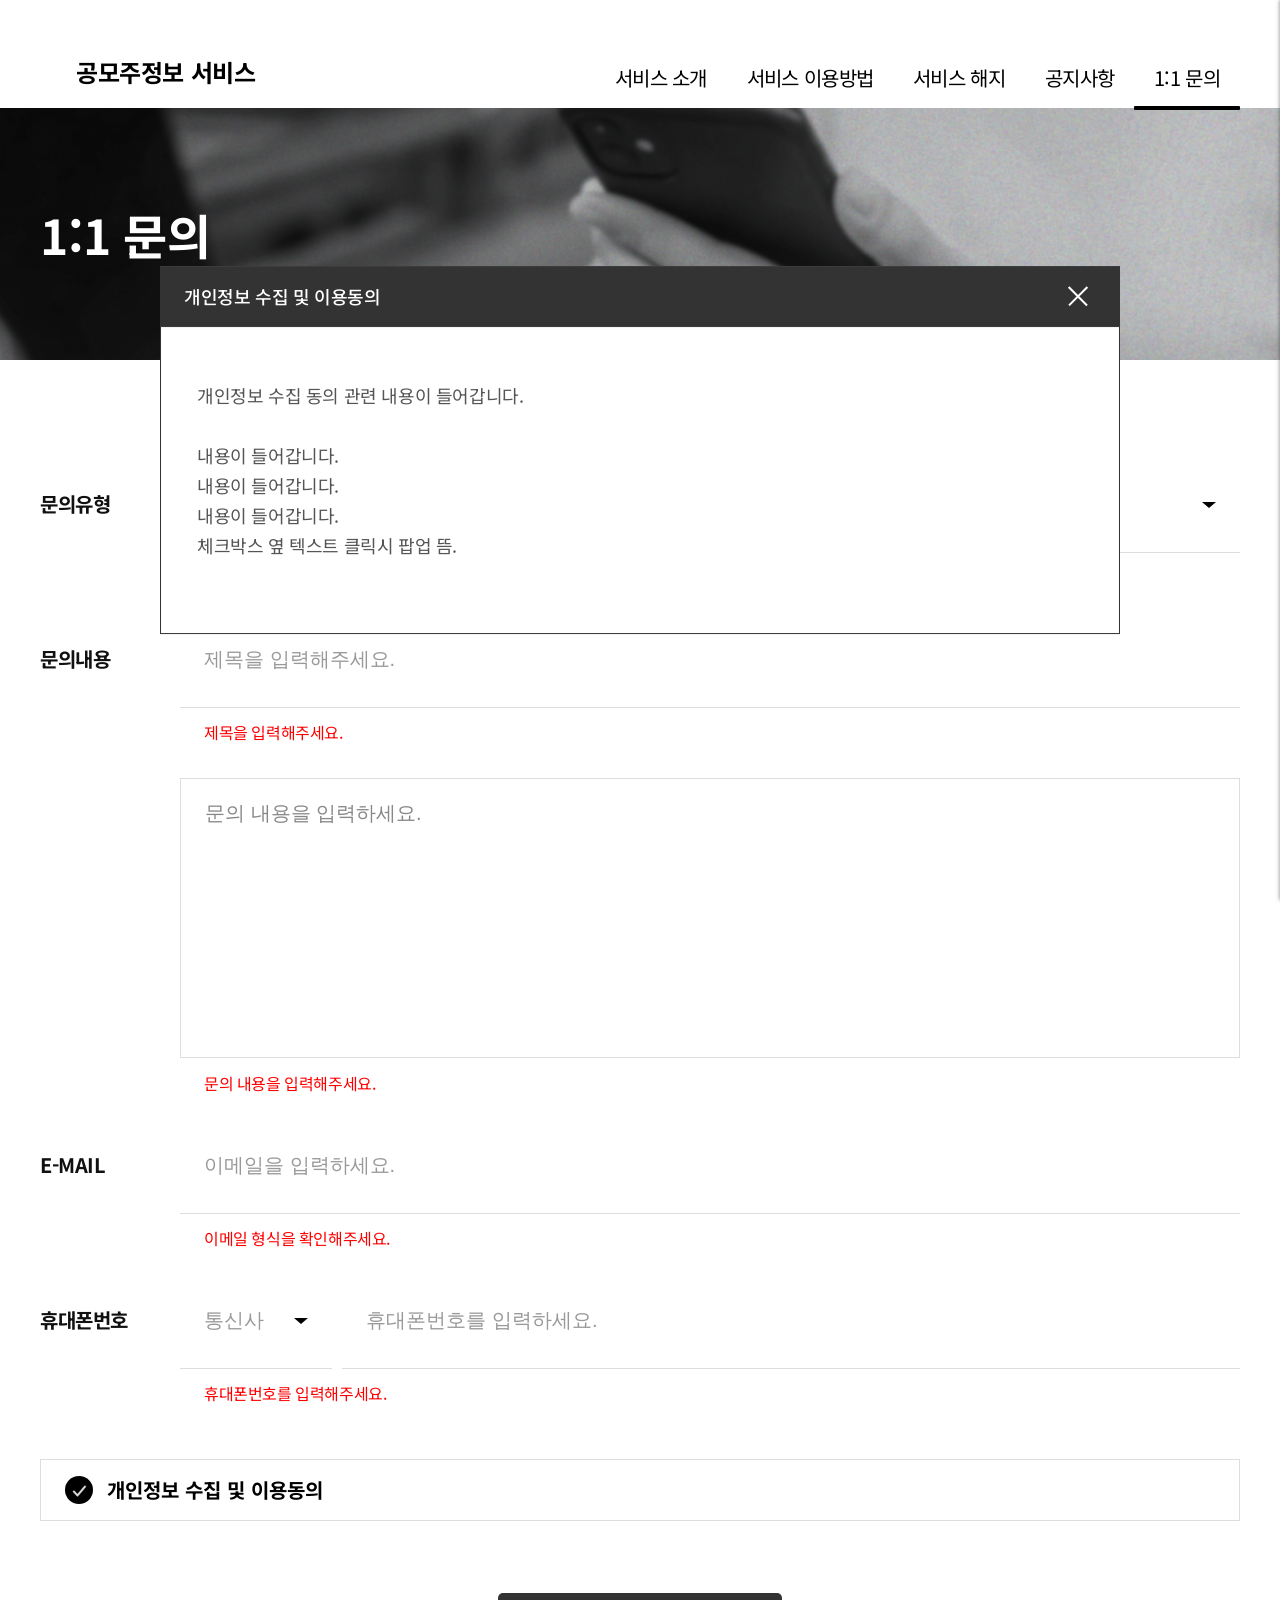
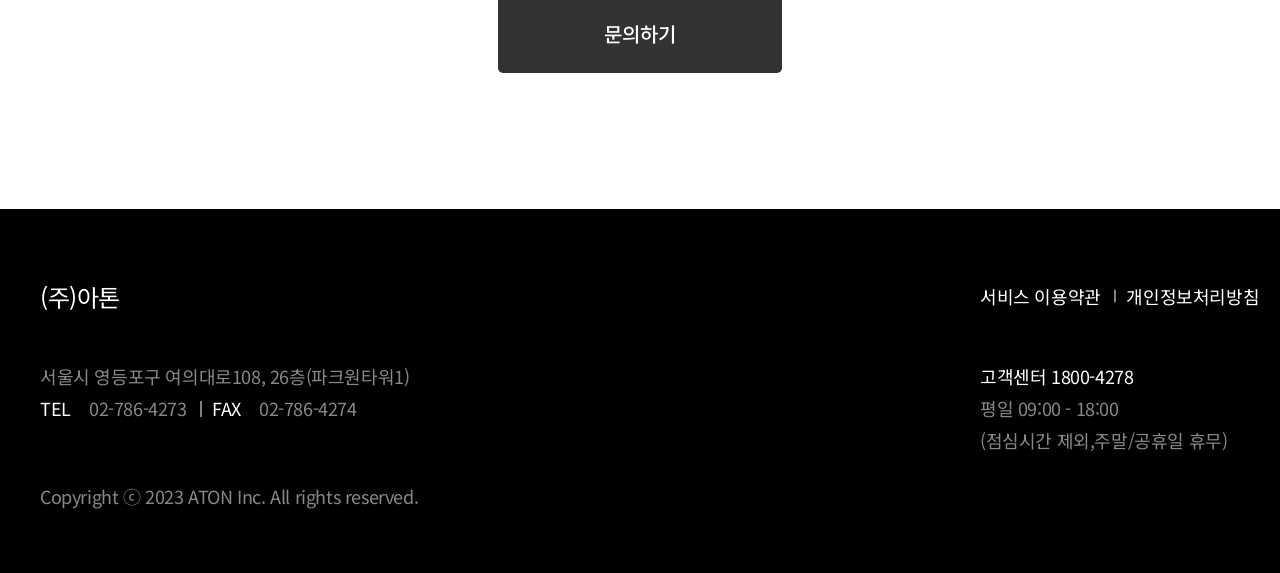
<file: homepage/html/customer.html>
<!DOCTYPE html>
<html lang="ko">
<head>
	<title>공모주정보서비스 홈페이지</title>
	<meta charset="UTF-8">
	<meta http-equiv="X-UA-Compatible" content="IE=edge">
	<meta name="viewport" content="width=device-width, initial-scale=1.0, maximum-scale=1.0, minimum-scale=1.0, user-scalable=no">

	<link rel="stylesheet" type="text/css" href="../css/reset.css">
	<link rel="stylesheet" type="text/css" href="../css/slick.css">
	<link rel="stylesheet" type="text/css" href="../css/passipo_homepage.css">
	
	<link href="https://fonts.googleapis.com/css2?family=Noto+Sans+KR:wght@100;300;400;500;700;900&display=block" rel="stylesheet">
	<link href="https://fonts.googleapis.com/css2?family=Gothic+A1:wght@400;500;700&display=swap" rel="stylesheet">
</head>

<body>
<header>
	<div class="inner">
		<div class="logo"><h1><strong>공모주정보 서비스</strong></h1></div>
		<div class="nav">
			<ul class="gnb" id="menu">
				<li data-menuanchor="page2"><a href="./index.html#section0"><span>서비스 소개</span></a></li>
				<li data-menuanchor="page3"><a href="./index.html#section2"><span>서비스 이용방법</span></a></li>
				<li data-menuanchor="page4"><a href="./index.html#section3"><span>서비스 해지</span></a></li>
				<li data-menuanchor="page5"><a href="notice_list.html"><span>공지사항</span></a></li>
				<li><a href="customer.html" class="active"><span>1:1 문의</span></a></li>
			</ul>
		</div>
		<div class="btn_menu_toggle"><button type="button"><span>모바일 메뉴열기</span></button></div>
	</div>
</header>

<section>

	<div class="visual">
		<div class="visual_txt">
			<h3>1:1 문의</h3>
			<!-- <p class="txt">공모주정보 서비스의 다양한 소식을 알려드립니다. </p> -->
		</div>
		<div class="bg"></div>
	</div><!-- // visual -->

	<div class="customer_wrap">

		<div class="customer_form" style="max-width:1200px; margin:0 auto;">

			<div class="loan_group">

				<div class="form_wrap">
	
					<div class="row">
						<div class="tit"><strong>문의유형</strong></div>
						<div class="ipt_form">
							<div class="ipt_wrap">
								<div class="select_set">
									<select name="" id="">
										<option value="문의 유형을 선택하세요." selected="" disabled="" hidden="">문의 유형을 선택하세요.</option>
										<option value="문의 유형 선택1">문의 유형 선택1</option>
										<option value="문의 유형 선택2">문의 유형 선택2</option>
									</select>
								</div>
							</div>
							<div class="form_alert">
								<p class="em">문의유형을 선택해주세요.</p>
							</div>
						</div>
					</div>
	
	
					<div class="row">
						<div class="tit"><strong>문의내용</strong></div>
						<div class="ipt_form">
							<div class="ipt_wrap">
								<div class="ipt_set">
									<div><input type="text" placeholder="제목을 입력해주세요."></div>
								</div>
							</div>
							<div class="form_alert">
								<p class="em">제목을 입력해주세요.</p>
							</div>

							<div class="ipt_wrap">
								<div class="textarea_set">
									<div>
										<textarea name="" id="" placeholder="문의 내용을 입력하세요."></textarea>
									</div>
								</div>
							</div>
							<div class="form_alert">
								<p class="em">문의 내용을 입력해주세요.</p>
							</div>
						</div>
					</div>

					<div class="row">
						<div class="tit"><strong>E-MAIL</strong></div>
						<div class="ipt_form">
							<div class="ipt_wrap">
								<div class="ipt_set">
									<input type="text" placeholder="이메일을 입력하세요.">
								</div>
							</div>

							<div class="form_alert">
								<p class="em">이메일 형식을 확인해주세요.</p>
							</div>
						</div>
					</div>
	
					<div class="row">
						<div class="tit"><strong>휴대폰번호</strong></div>
						<div class="ipt_form">
							<div class="ipt_wrap">								
								<div class="select_set" style="width:180px;">
									<select name="" id="">
										<option value="통신사" selected="" disabled="" hidden="">통신사</option>
										<option value="SKT">SKT</option>
										<option value="LG U+">LG U+</option>
										<option value="KT">KT</option>
									</select>
								</div>
								<div class="ipt_set">
									<input type="text" placeholder="휴대폰번호를 입력하세요.">
								</div>
							</div>
							<div class="form_alert">
								<p class="em">휴대폰번호를 입력해주세요.</p>
							</div>
						</div>
					</div>

					<!-- <div class="title">
						<strong>대출약정서 동의 [필수]</strong>
					</div> -->
					<div class="agree_wrap">
						<div class="chk_all">
							<label>
								<input type="checkbox" class="agree all" checked="">
								<span class="checkmark"></span>
							</label>
							<button type="button" class="btn_popup"><span class="txt">개인정보 수집 및 이용동의</span></button>
						</div>
					
						<div class="btn_group">
							<div>
								<button type="button"><span>문의하기</span></button>
							</div>
						</div>
					</div>
					<!-- // agree_wrap -->
	
					<br>
	
				</div>
				<!-- // form_wrap -->
	
			</div>
			
		</div>
		<!-- // customer_form -->

	</div>
	<!-- // customer_wrap -->

</section>


<div class="footer_wrap">
	<div class="footer">
		<div class="inner">
			<div class="row row1">
				<div class="private">
					<span><a href="#g">서비스 이용약관</a></span>
					<span><a href="https://www.atoncorp.com/privacy" target="_blank">개인정보처리방침</a></span>
				</div>
				<div class="co_name">(주)아톤</div>
			</div>
			<div class="row row2">
				<div class="co_info">
					<address>서울시 영등포구 여의대로108, 26층(파크원타워1)</address>
					<dl>
						<dt>TEL</dt>
						<dd>02-786-4273</dd>
					</dl>
					<dl>
						<dt>FAX</dt>
						<dd>02-786-4274</dd>
					</dl>
				</div>
				<div class="customer">
					<dl>
						<dt>고객센터 1800-4278</dt>
						<dd>
							평일 09:00 - 18:00<br />
							(점심시간 제외,주말/공휴일 휴무) 
						</dd>
					</dl>
				</div>
			</div>
			<div class="copyright">Copyright ⓒ 2023 ATON Inc. All rights reserved.</div>
		</div>
	</div>
</div><!-- // footer_wrap -->



<div id="aside-nav" class="aside">
	<div class="btn-close"><button type="button"><span>메뉴닫기</span></button></div>
	<ul>
		<li><a href="./index.html#section0">서비스 소개</a></li>
		<li><a href="./index.html#section2">서비스 이용방법</a></li>
		<li><a href="./index.html#section3">서비스 해지</a></li>
		<li><a href="notice_list.html">공지사항</a></li>
	</ul>
</div>
<!-- // aside -->




<div class="layer privacy" id="" style="display:block;">
	<div class="inner">
		<div class="layer_header">
			<h2>개인정보 수집 및 이용동의</h2>
			<button type="button" class="btn_close"><span>닫기</span></button>
		</div>
		<div class="layer_content">

			<div class="txt_content">
				개인정보 수집 동의 관련 내용이 들어갑니다.<br />
				내용이 들어갑니다.
				내용이 들어갑니다.
				내용이 들어갑니다.
				체크박스 옆 텍스트 클릭시 팝업 뜸.
			</div>
			<!-- // txt_content -->

			<!-- <div class="btn_group">
				<button type="button"><span>동의</span></button>
			</div> -->
			<!-- // btn_group -->
		</div>
		<!-- // layer_content  -->
		
	</div>
</div>



<script type="text/javascript" src="https://ajax.googleapis.com/ajax/libs/jquery/1.12.4/jquery.min.js"></script>
<script type="text/javascript" src="../js/slick.min.js"></script>
<script type="text/javascript" src="../js/temp.js"></script>

<script>
/* select용 샘플 */
let selectElement = document.querySelectorAll("select");
if(selectElement.length > 0) {
	console.log(selectElement.length)
	selectElement.forEach(element => {
		let isOpen = false;
		element.addEventListener("click", function(){
			if(isOpen == false) {
				isOpen = true;
			} else {
				isOpen = false;
				element.blur();
			}
		})
		element.addEventListener("change", function(){
			element.classList.add("changed");
		})
		element.addEventListener("blur", function(){
			isOpen = false;
		})
	});
}
/* // select용 샘플 */

/* 팝업 띄우기 테스트 */
let btn_layer = document.querySelector(".agree_wrap .btn_popup")
btn_layer.addEventListener("click", () => {
	document.querySelector(".layer.privacy").style.display = "block"; /* id값은 변경 가능. */
})
/* // 팝업 띄우기 */
</script>


</body>
</html>
</file>
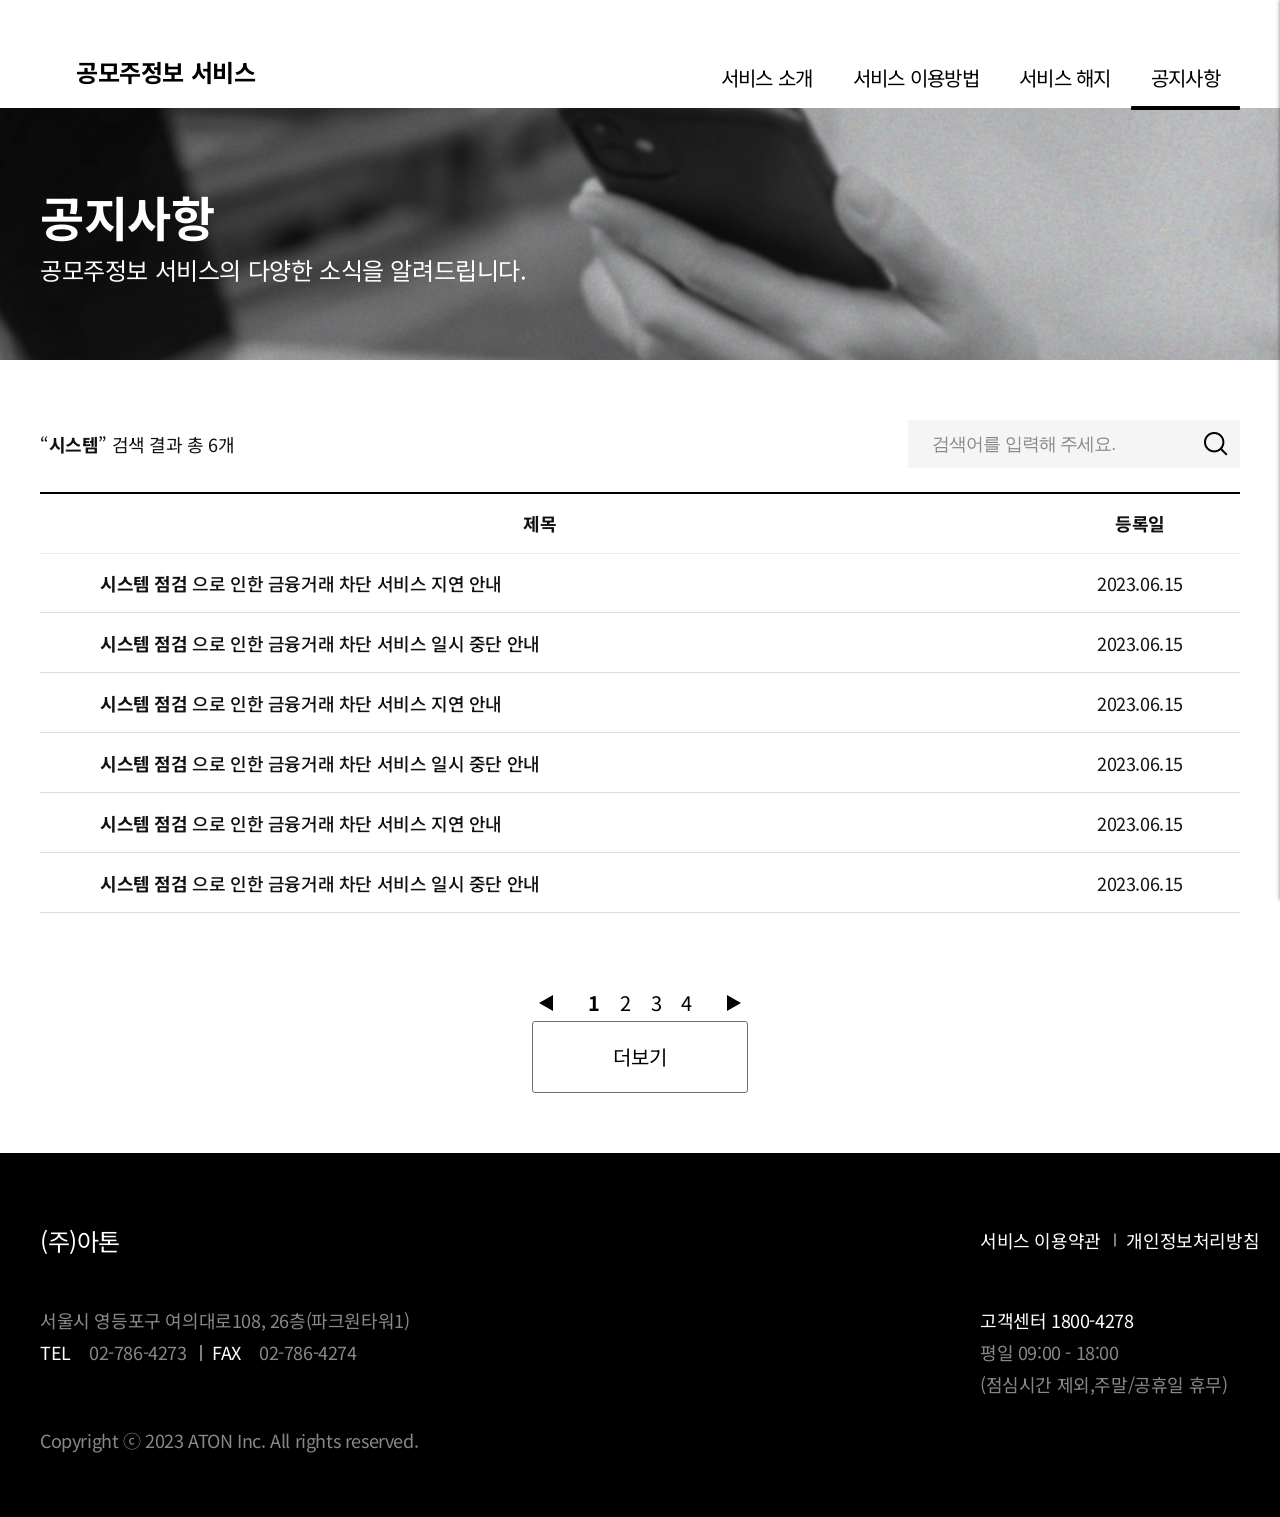
<file: homepage/html/notice.html>
<!DOCTYPE html>
<html lang="ko">
<head>
	<title>공모주정보서비스 홈페이지</title>
	<meta charset="UTF-8">
	<meta http-equiv="X-UA-Compatible" content="IE=edge">
	<meta name="viewport" content="width=device-width, initial-scale=1.0, maximum-scale=1.0, minimum-scale=1.0, user-scalable=no">

	<link rel="stylesheet" type="text/css" href="../css/reset.css">
	<link rel="stylesheet" type="text/css" href="../css/slick.css">
	<link rel="stylesheet" type="text/css" href="../css/passipo_homepage.css">
	
	<link href="https://fonts.googleapis.com/css2?family=Noto+Sans+KR:wght@100;300;400;500;700;900&display=block" rel="stylesheet">
	<link href="https://fonts.googleapis.com/css2?family=Gothic+A1:wght@400;500;700&display=swap" rel="stylesheet">
</head>

<body>
<header>
	<div class="inner">
		<div class="logo"><h1><strong>공모주정보 서비스</strong></h1></div>
		<div class="nav">
			<ul class="gnb" id="menu">
				<li data-menuanchor="page2"><a href="./index.html#section0"><span>서비스 소개</span></a></li>
				<li data-menuanchor="page3"><a href="./index.html#section2"><span>서비스 이용방법</span></a></li>
				<li data-menuanchor="page4"><a href="./index.html#section3"><span>서비스 해지</span></a></li>
				<li data-menuanchor="page5"><a href="notice_list.html" class="active"><span>공지사항</span></a></li>
			</ul>
		</div>
		<div class="btn_menu_toggle"><button type="button"><span>모바일 메뉴열기</span></button></div>
	</div>
</header>

<section>

	<div class="visual">
		<div class="visual_txt">
			<h3>공지사항</h3>
			<p class="txt">공모주정보 서비스의 다양한 소식을 알려드립니다. </p>
		</div>
		<div class="bg"></div>
	</div><!-- // visual -->

	<div class="page_board_wrap">
		<div class="page_search_wrap">
			<div class="inner">
				<div class="search_word">
					<p>“<strong>시스템</strong>” 검색 결과 총 6개</p>
				</div>
				<div class="search_form">
					<div><input type="text" placeholder="검색어를 입력해 주세요."></div>
					<button type="button"><span><img src="../images/ico_search_on.png" alt="검색버튼"></span></button>
				</div>
			</div>
		</div>
		<!-- // page_search_wrap -->


		<div class="board_list">
			<table class="boardTable">
				<thead>
					<tr>
						<th class="list-title">제목</th>
						<th class="list-date">등록일</th>
					</tr>
				</thead>
				<tbody>
					<tr>
						<td class="list-title">
							<div class="default">
								<strong>시스템 점검</strong>
								으로 인한 금융거래 차단 서비스 지연 안내
							</div>
							<div class="mobile">
								<p class="title">
									<strong>시스템 점검</strong>
									으로 인한 금융거래 차단 서비스 지연 안내
								</p>
								<span class="date">2023.06.15</span>
							</div>
						</td>
						<td class="list-date">2023.06.15</td>
					</tr>
					<tr>
						<td class="list-title">
							<div class="default">
								<strong>시스템 점검</strong>
								으로 인한 금융거래 차단 서비스 일시 중단 안내
							</div>
							<div class="mobile">
								<p class="title">
									<strong>시스템 점검</strong>
									으로 인한 금융거래 차단 서비스 일시 중단 안내 으로 인한 금융거래 차단 서비스 일시 중단 안내 으로 인한 금융거래 차단 서비스 일시 중단 안내
								</p>
								<span class="date">2023.06.15</span>
							</div>
						</td>
						<td class="list-date">2023.06.15</td>
					</tr>
					<tr>
						<td class="list-title">
							<div class="default">
								<strong>시스템 점검</strong>
								으로 인한 금융거래 차단 서비스 지연 안내
							</div>
							<div class="mobile">
								<p class="title">
									<strong>시스템 점검</strong>
									으로 인한 금융거래 차단 서비스 지연 안내
								</p>
								<span class="date">2023.06.15</span>
							</div>
						</td>
						<td class="list-date">2023.06.15</td>
					</tr>
					<tr>
						<td class="list-title">
							<div class="default">
								<strong>시스템 점검</strong>
								으로 인한 금융거래 차단 서비스 일시 중단 안내
							</div>
							<div class="mobile">
								<p class="title">
									<strong>시스템 점검</strong>
									으로 인한 금융거래 차단 서비스 일시 중단 안내
								</p>
								<span class="date">2023.06.15</span>
							</div>
						</td>
						<td class="list-date">2023.06.15</td>
					</tr>
					<tr>
						<td class="list-title">
							<div class="default">
								<strong>시스템 점검</strong>
								으로 인한 금융거래 차단 서비스 지연 안내
							</div>
							<div class="mobile">
								<p class="title">
									<strong>시스템 점검</strong>
									으로 인한 금융거래 차단 서비스 지연 안내
								</p>
								<span class="date">2023.06.15</span>
							</div>
						</td>
						<td class="list-date">2023.06.15</td>
					</tr>
					<tr>
						<td class="list-title">
							<div class="default">
								<strong>시스템 점검</strong>
								으로 인한 금융거래 차단 서비스 일시 중단 안내
							</div>
							<div class="mobile">
								<p class="title">
									<strong>시스템 점검</strong>
									으로 인한 금융거래 차단 서비스 일시 중단 안내
								</p>
								<span class="date">2023.06.15</span>
							</div>
						</td>
						<td class="list-date">2023.06.15</td>
					</tr>
				</tbody>
			</table>
		</div>
		<!-- // board_list -->

		<div class="pagination_wrap">
			<div class="pagination">
				<a href="#" class="prev"><img src="../images/ico_arrow_left_s.png" alt="이전"></a>
				<a href="#" class="active">1</a>
				<a href="#">2</a>
				<a href="#">3</a>
				<a href="#">4</a>
				<a href="#" class="next"><img src="../images/ico_arrow_right_s.png" alt="다음"></a>
			</div>
	
			<button type="button" class="btn_more"><span>더보기</span></button>
		</div>
		<!-- // pagination_wrap -->

		

	</div>
	<!-- // page_board_wrap -->

</section>


<div class="footer_wrap">
	<div class="footer">
		<div class="inner">
			<div class="row row1">
				<div class="private">
					<span><a href="#g">서비스 이용약관</a></span>
					<span><a href="https://www.atoncorp.com/privacy" target="_blank">개인정보처리방침</a></span>
				</div>
				<div class="co_name">(주)아톤</div>
			</div>
			<div class="row row2">
				<div class="co_info">
					<address>서울시 영등포구 여의대로108, 26층(파크원타워1)</address>
					<dl>
						<dt>TEL</dt>
						<dd>02-786-4273</dd>
					</dl>
					<dl>
						<dt>FAX</dt>
						<dd>02-786-4274</dd>
					</dl>
				</div>
				<div class="customer">
					<dl>
						<dt>고객센터 1800-4278</dt>
						<dd>
							평일 09:00 - 18:00<br />
							(점심시간 제외,주말/공휴일 휴무) 
						</dd>
					</dl>
				</div>
			</div>
			<div class="copyright">Copyright ⓒ 2023 ATON Inc. All rights reserved.</div>
		</div>
	</div>
</div><!-- // footer_wrap -->



<div id="aside-nav" class="aside">
	<div class="btn-close"><button type="button"><span>메뉴닫기</span></button></div>
	<ul>
		<li><a href="./index.html#section0">서비스 소개</a></li>
		<li><a href="./index.html#section2">서비스 이용방법</a></li>
		<li><a href="./index.html#section3">서비스 해지</a></li>
		<li><a href="notice_list.html">공지사항</a></li>
	</ul>
</div>
<!-- // aside -->



<script type="text/javascript" src="https://ajax.googleapis.com/ajax/libs/jquery/1.12.4/jquery.min.js"></script>
<script type="text/javascript" src="../js/slick.min.js"></script>
<script type="text/javascript" src="../js/temp.js"></script>



</body>
</html>
</file>
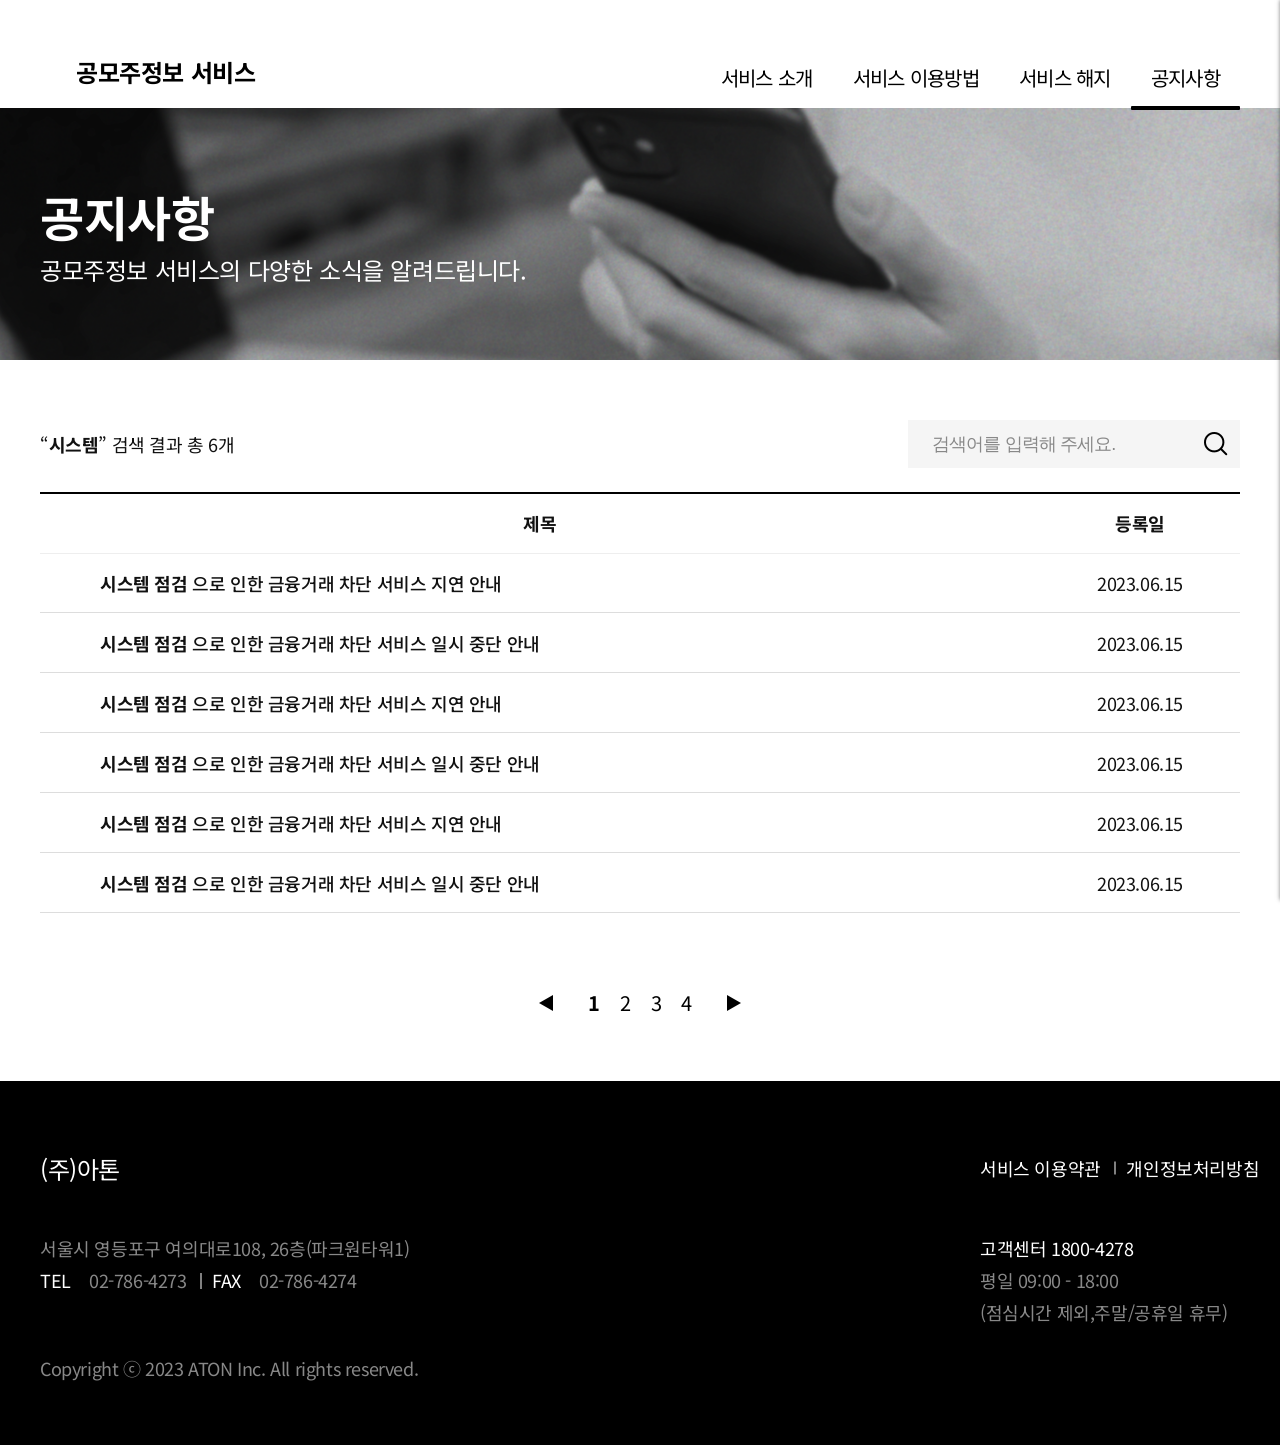
<file: homepage/html/notice_list.html>
<!DOCTYPE html>
<html lang="ko">
<head>
	<title>공모주정보서비스 홈페이지</title>
	<meta charset="UTF-8">
	<meta http-equiv="X-UA-Compatible" content="IE=edge">
	<meta name="viewport" content="width=device-width, initial-scale=1.0, maximum-scale=1.0, minimum-scale=1.0, user-scalable=no">

	<link rel="stylesheet" type="text/css" href="../css/reset.css">
	<link rel="stylesheet" type="text/css" href="../css/slick.css">
	<link rel="stylesheet" type="text/css" href="../css/passipo_homepage.css">
	
	<link href="https://fonts.googleapis.com/css2?family=Noto+Sans+KR:wght@100;300;400;500;700;900&display=block" rel="stylesheet">
	<link href="https://fonts.googleapis.com/css2?family=Gothic+A1:wght@400;500;700&display=swap" rel="stylesheet">
</head>

<body>
<header>
	<div class="inner">
		<div class="logo"><h1><strong>공모주정보 서비스</strong></h1></div>
		<div class="nav">
			<ul class="gnb" id="menu">
				<li data-menuanchor="page2"><a href="./index.html#section0"><span>서비스 소개</span></a></li>
				<li data-menuanchor="page3"><a href="./index.html#section2"><span>서비스 이용방법</span></a></li>
				<li data-menuanchor="page4"><a href="./index.html#section3"><span>서비스 해지</span></a></li>
				<li data-menuanchor="page5"><a href="notice_list.html" class="active"><span>공지사항</span></a></li>
			</ul>
		</div>
		<div class="btn_menu_toggle"><button type="button"><span>모바일 메뉴열기</span></button></div>
	</div>
</header>

<section>

	<div class="visual">
		<div class="visual_txt">
			<h3>공지사항</h3>
			<p class="txt">공모주정보 서비스의 다양한 소식을 알려드립니다. </p>
		</div>
		<div class="bg"></div>
	</div><!-- // visual -->

	<div class="page_board_wrap">
		<div class="page_search_wrap">
			<div class="inner">
				<div class="search_word">
					<p>“<strong>시스템</strong>” 검색 결과 총 6개</p>
				</div>
				<div class="search_form">
					<div><input type="text" placeholder="검색어를 입력해 주세요."></div>
					<button type="button"><span><img src="../images/ico_search_on.png" alt="검색버튼"></span></button>
				</div>
			</div>
		</div>
		<!-- // page_search_wrap -->


		<div class="board_list">
			<table class="boardTable">
				<thead>
					<tr>
						<th class="list-title">제목</th>
						<th class="list-date">등록일</th>
					</tr>
				</thead>
				<tbody>
					<tr>
						<td class="list-title">
							<div class="default">
								<strong>시스템 점검</strong>
								으로 인한 금융거래 차단 서비스 지연 안내
							</div>
							<div class="mobile">
								<p class="title">
									<strong>시스템 점검</strong>
									으로 인한 금융거래 차단 서비스 지연 안내
								</p>
								<span class="date">2023.06.15</span>
							</div>
						</td>
						<td class="list-date">2023.06.15</td>
					</tr>
					<tr>
						<td class="list-title">
							<div class="default">
								<strong>시스템 점검</strong>
								으로 인한 금융거래 차단 서비스 일시 중단 안내
							</div>
							<div class="mobile">
								<p class="title">
									<strong>시스템 점검</strong>
									으로 인한 금융거래 차단 서비스 일시 중단 안내 으로 인한 금융거래 차단 서비스 일시 중단 안내 으로 인한 금융거래 차단 서비스 일시 중단 안내
								</p>
								<span class="date">2023.06.15</span>
							</div>
						</td>
						<td class="list-date">2023.06.15</td>
					</tr>
					<tr>
						<td class="list-title">
							<div class="default">
								<strong>시스템 점검</strong>
								으로 인한 금융거래 차단 서비스 지연 안내
							</div>
							<div class="mobile">
								<p class="title">
									<strong>시스템 점검</strong>
									으로 인한 금융거래 차단 서비스 지연 안내
								</p>
								<span class="date">2023.06.15</span>
							</div>
						</td>
						<td class="list-date">2023.06.15</td>
					</tr>
					<tr>
						<td class="list-title">
							<div class="default">
								<strong>시스템 점검</strong>
								으로 인한 금융거래 차단 서비스 일시 중단 안내
							</div>
							<div class="mobile">
								<p class="title">
									<strong>시스템 점검</strong>
									으로 인한 금융거래 차단 서비스 일시 중단 안내
								</p>
								<span class="date">2023.06.15</span>
							</div>
						</td>
						<td class="list-date">2023.06.15</td>
					</tr>
					<tr>
						<td class="list-title">
							<div class="default">
								<strong>시스템 점검</strong>
								으로 인한 금융거래 차단 서비스 지연 안내
							</div>
							<div class="mobile">
								<p class="title">
									<strong>시스템 점검</strong>
									으로 인한 금융거래 차단 서비스 지연 안내
								</p>
								<span class="date">2023.06.15</span>
							</div>
						</td>
						<td class="list-date">2023.06.15</td>
					</tr>
					<tr>
						<td class="list-title">
							<div class="default">
								<strong>시스템 점검</strong>
								으로 인한 금융거래 차단 서비스 일시 중단 안내
							</div>
							<div class="mobile">
								<p class="title">
									<strong>시스템 점검</strong>
									으로 인한 금융거래 차단 서비스 일시 중단 안내
								</p>
								<span class="date">2023.06.15</span>
							</div>
						</td>
						<td class="list-date">2023.06.15</td>
					</tr>
				</tbody>
			</table>
		</div>
		<!-- // board_list -->

		<div class="pagination_wrap">
			<div class="pagination">
				<a href="#" class="prev"><img src="../images/ico_arrow_left_s.png" alt="이전"></a>
				<a href="#" class="active">1</a>
				<a href="#">2</a>
				<a href="#">3</a>
				<a href="#">4</a>
				<a href="#" class="next"><img src="../images/ico_arrow_right_s.png" alt="다음"></a>
			</div>
	
			<!-- <button type="button" class="btn_more"><span>더보기</span></button> -->
		</div>
		<!-- // pagination_wrap -->

		

	</div>
	<!-- // page_board_wrap -->

</section>


<div class="footer_wrap">
	<div class="footer">
		<div class="inner">
			<div class="row row1">
				<div class="private">
					<span><a href="#g">서비스 이용약관</a></span>
					<span><a href="https://www.atoncorp.com/privacy" target="_blank">개인정보처리방침</a></span>
				</div>
				<div class="co_name">(주)아톤</div>
			</div>
			<div class="row row2">
				<div class="co_info">
					<address>서울시 영등포구 여의대로108, 26층(파크원타워1)</address>
					<dl>
						<dt>TEL</dt>
						<dd>02-786-4273</dd>
					</dl>
					<dl>
						<dt>FAX</dt>
						<dd>02-786-4274</dd>
					</dl>
				</div>
				<div class="customer">
					<dl>
						<dt>고객센터 1800-4278</dt>
						<dd>
							평일 09:00 - 18:00<br />
							(점심시간 제외,주말/공휴일 휴무) 
						</dd>
					</dl>
				</div>
			</div>
			<div class="copyright">Copyright ⓒ 2023 ATON Inc. All rights reserved.</div>
		</div>
	</div>
</div><!-- // footer_wrap -->



<div id="aside-nav" class="aside">
	<div class="btn-close"><button type="button"><span>메뉴닫기</span></button></div>
	<ul>
		<li><a href="./index.html#section0">서비스 소개</a></li>
		<li><a href="./index.html#section2">서비스 이용방법</a></li>
		<li><a href="./index.html#section3">서비스 해지</a></li>
		<li><a href="notice_list.html">공지사항</a></li>
	</ul>
</div>
<!-- // aside -->



<script type="text/javascript" src="https://ajax.googleapis.com/ajax/libs/jquery/1.12.4/jquery.min.js"></script>
<script type="text/javascript" src="../js/slick.min.js"></script>
<script type="text/javascript" src="../js/temp.js"></script>



</body>
</html>
</file>
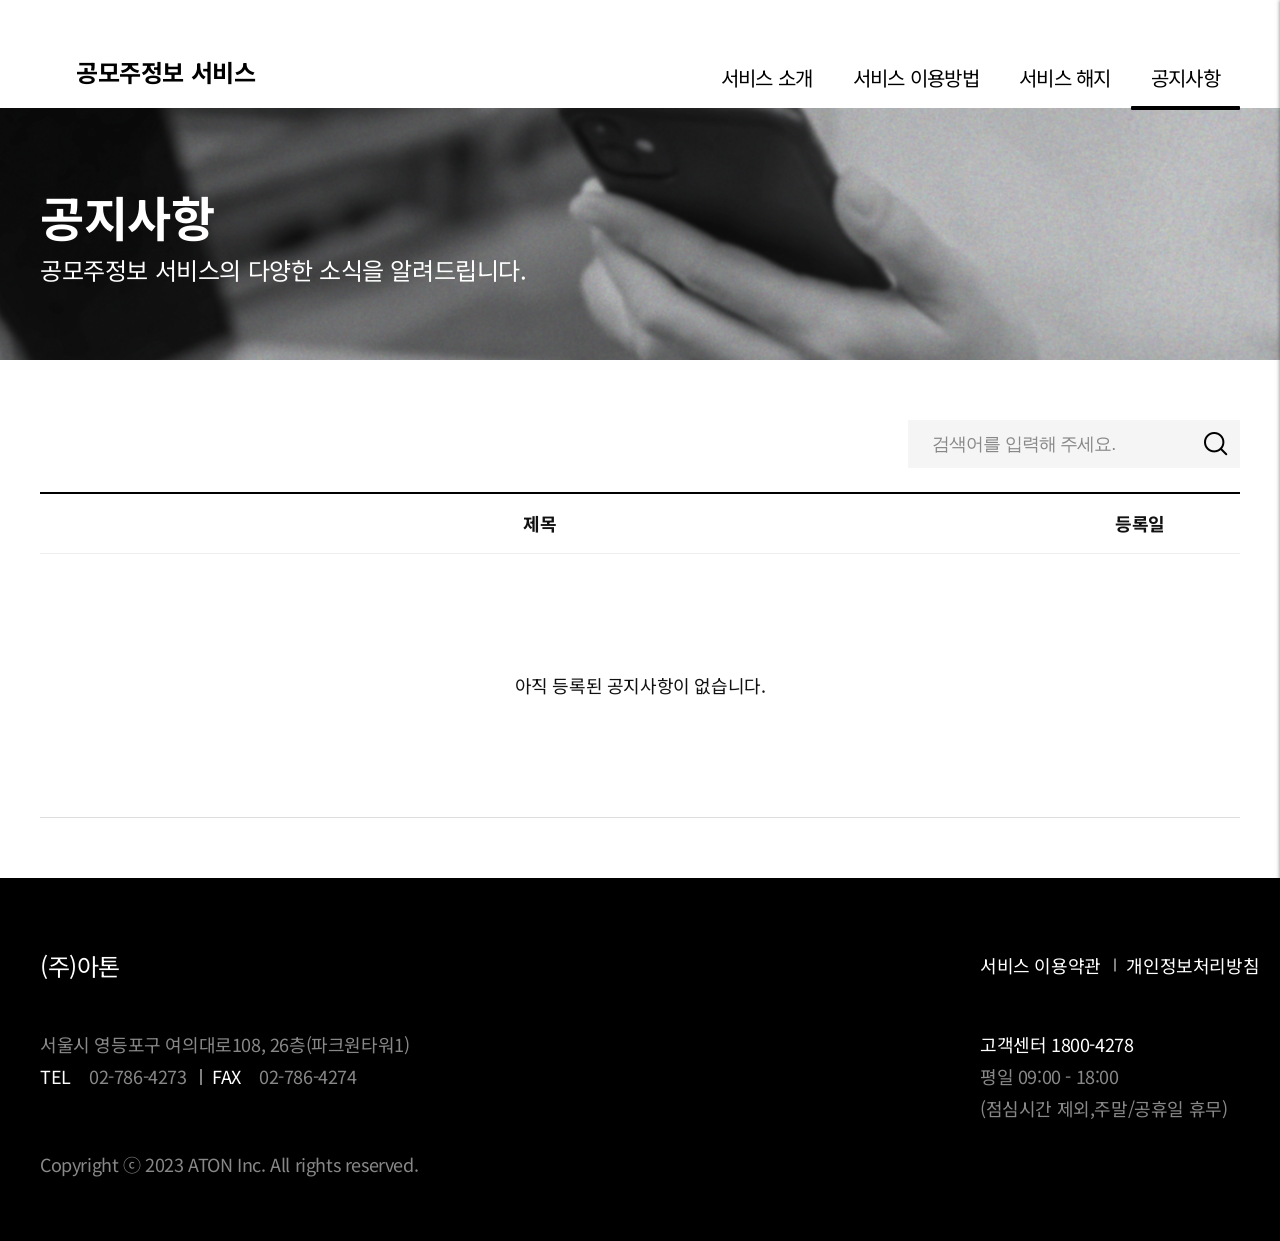
<file: homepage/html/notice_nodata.html>
<!DOCTYPE html>
<html lang="ko">
<head>
	<title>공모주정보서비스 홈페이지</title>
	<meta charset="UTF-8">
	<meta http-equiv="X-UA-Compatible" content="IE=edge">
	<meta name="viewport" content="width=device-width, initial-scale=1.0, maximum-scale=1.0, minimum-scale=1.0, user-scalable=no">

	<link rel="stylesheet" type="text/css" href="../css/reset.css">
	<link rel="stylesheet" type="text/css" href="../css/slick.css">
	<link rel="stylesheet" type="text/css" href="../css/passipo_homepage.css">
	
	<link href="https://fonts.googleapis.com/css2?family=Noto+Sans+KR:wght@100;300;400;500;700;900&display=block" rel="stylesheet">
	<link href="https://fonts.googleapis.com/css2?family=Gothic+A1:wght@400;500;700&display=swap" rel="stylesheet">
</head>

<body>
<header>
	<div class="inner">
		<div class="logo"><h1><strong>공모주정보 서비스</strong></h1></div>
		<div class="nav">
			<ul class="gnb" id="menu">
				<li data-menuanchor="page2"><a href="./index.html#section0"><span>서비스 소개</span></a></li>
				<li data-menuanchor="page3"><a href="./index.html#section2"><span>서비스 이용방법</span></a></li>
				<li data-menuanchor="page4"><a href="./index.html#section3"><span>서비스 해지</span></a></li>
				<li data-menuanchor="page5"><a href="notice_list.html" class="active"><span>공지사항</span></a></li>
			</ul>
		</div>
		<div class="btn_menu_toggle"><button type="button"><span>모바일 메뉴열기</span></button></div>
	</div>
</header>

<section>

	<div class="visual">
		<div class="visual_txt">
			<h3>공지사항</h3>
			<p class="txt">공모주정보 서비스의 다양한 소식을 알려드립니다. </p>
		</div>
		<div class="bg"></div>
	</div><!-- // visual -->

	<div class="page_board_wrap">
		<div class="page_search_wrap">
			<div class="inner">
				<div class="search_word">
					<!-- <p>“<strong>시스템</strong>” 검색 결과 총 0개</p> -->
				</div>
				<div class="search_form">
					<div><input type="text" placeholder="검색어를 입력해 주세요."></div>
					<button type="button"><span><img src="../images/ico_search_on.png" alt="검색버튼"></span></button>
				</div>
			</div>
		</div>
		<!-- // page_search_wrap -->


		<div class="board_list">
			
			<table class="boardTable">
				<thead>
					<tr>
						<th class="list-title">제목</th>
						<th class="list-date">등록일</th>
					</tr>
				</thead>
				<tbody>
					<tr>
						<td colspan="2" class="nodata_td">
							<div class="nodata">
								<p>아직 등록된 공지사항이 없습니다.</p>
							</div>
							<!-- <div class="notfound">
								<div class="tit">"%검색어%"에 대한 검색결과가 없습니다.</div>
								<ul>
									<li>단어의 철자가 정확한지 확인해 주세요.</li>
									<li>검색어의 수를 줄여서 검색해 보세요.</li>
									<li>보다 일반적인 검색어로 다시 검색해 보세요.</li>
								</ul>
							</div> -->

						</td>
					</tr>
				</tbody>
			</table>
			
			<!-- <div class="notfound">
				<div class="tit">"%검색어%"에 대한 검색결과가 없습니다.</div>
				<ul>
					<li>단어의 철자가 정확한지 확인해 주세요.</li>
					<li>검색어의 수를 줄여서 검색해 보세요.</li>
					<li>보다 일반적인 검색어로 다시 검색해 보세요.</li>
				</ul>
			</div> -->
			
		</div>
		<!-- // board_list -->

	</div>
	<!-- // page_board_wrap -->

</section>


<div class="footer_wrap">
	<div class="footer">
		<div class="inner">
			<div class="row row1">
				<div class="private">
					<span><a href="#g">서비스 이용약관</a></span>
					<span><a href="https://www.atoncorp.com/privacy" target="_blank">개인정보처리방침</a></span>
				</div>
				<div class="co_name">(주)아톤</div>
			</div>
			<div class="row row2">
				<div class="co_info">
					<address>서울시 영등포구 여의대로108, 26층(파크원타워1)</address>
					<dl>
						<dt>TEL</dt>
						<dd>02-786-4273</dd>
					</dl>
					<dl>
						<dt>FAX</dt>
						<dd>02-786-4274</dd>
					</dl>
				</div>
				<div class="customer">
					<dl>
						<dt>고객센터 1800-4278</dt>
						<dd>
							평일 09:00 - 18:00<br />
							(점심시간 제외,주말/공휴일 휴무) 
						</dd>
					</dl>
				</div>
			</div>
			<div class="copyright">Copyright ⓒ 2023 ATON Inc. All rights reserved.</div>
		</div>
	</div>
</div><!-- // footer_wrap -->


<div id="aside-nav" class="aside">
	<div class="btn-close"><button type="button"><span>메뉴닫기</span></button></div>
	<ul>
		<li><a href="./index.html#section0">서비스 소개</a></li>
		<li><a href="./index.html#section2">서비스 이용방법</a></li>
		<li><a href="./index.html#section3">서비스 해지</a></li>
		<li><a href="notice_list.html">공지사항</a></li>
	</ul>
</div>
<!-- // aside -->



<script type="text/javascript" src="https://ajax.googleapis.com/ajax/libs/jquery/1.12.4/jquery.min.js"></script>
<script type="text/javascript" src="../js/slick.min.js"></script>
<script type="text/javascript" src="../js/temp.js"></script>



</body>
</html>
</file>
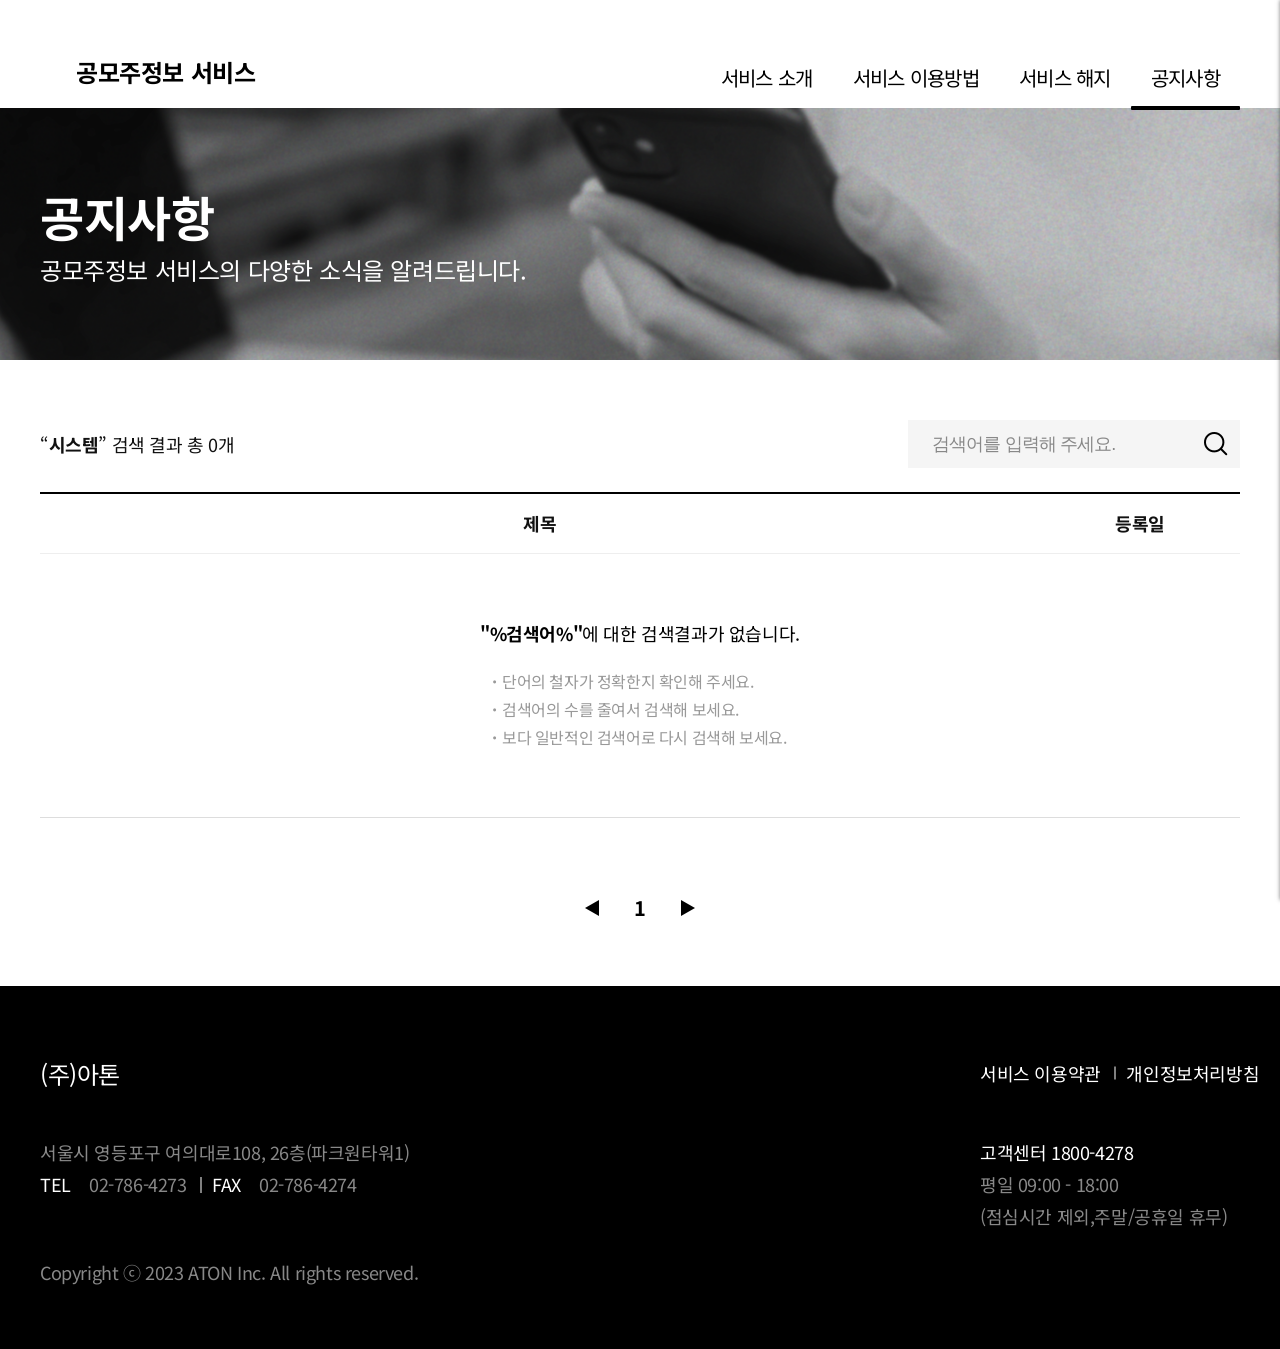
<file: homepage/html/notice_notfound.html>
<!DOCTYPE html>
<html lang="ko">
<head>
	<title>공모주정보서비스 홈페이지</title>
	<meta charset="UTF-8">
	<meta http-equiv="X-UA-Compatible" content="IE=edge">
	<meta name="viewport" content="width=device-width, initial-scale=1.0, maximum-scale=1.0, minimum-scale=1.0, user-scalable=no">

	<link rel="stylesheet" type="text/css" href="../css/reset.css">
	<link rel="stylesheet" type="text/css" href="../css/slick.css">
	<link rel="stylesheet" type="text/css" href="../css/passipo_homepage.css">
	
	<link href="https://fonts.googleapis.com/css2?family=Noto+Sans+KR:wght@100;300;400;500;700;900&display=block" rel="stylesheet">
	<link href="https://fonts.googleapis.com/css2?family=Gothic+A1:wght@400;500;700&display=swap" rel="stylesheet">
</head>

<body>
<header>
	<div class="inner">
		<div class="logo"><h1><strong>공모주정보 서비스</strong></h1></div>
		<div class="nav">
			<ul class="gnb" id="menu">
				<li data-menuanchor="page2"><a href="./index.html#section0"><span>서비스 소개</span></a></li>
				<li data-menuanchor="page3"><a href="./index.html#section2"><span>서비스 이용방법</span></a></li>
				<li data-menuanchor="page4"><a href="./index.html#section3"><span>서비스 해지</span></a></li>
				<li data-menuanchor="page5"><a href="notice_list.html" class="active"><span>공지사항</span></a></li>
			</ul>
		</div>
		<div class="btn_menu_toggle"><button type="button"><span>모바일 메뉴열기</span></button></div>
	</div>
</header>

<section>

	<div class="visual">
		<div class="visual_txt">
			<h3>공지사항</h3>
			<p class="txt">공모주정보 서비스의 다양한 소식을 알려드립니다. </p>
		</div>
		<div class="bg"></div>
	</div><!-- // visual -->

	<div class="page_board_wrap">
		<div class="page_search_wrap">
			<div class="inner">
				<div class="search_word">
					<p>“<strong>시스템</strong>” 검색 결과 총 0개</p>
				</div>
				<div class="search_form">
					<div><input type="text" placeholder="검색어를 입력해 주세요."></div>
					<button type="button"><span><img src="../images/ico_search_on.png" alt="검색버튼"></span></button>
				</div>
			</div>
		</div>
		<!-- // page_search_wrap -->


		<div class="board_list">
			
			<table class="boardTable">
				<thead>
					<tr>
						<th class="list-title">제목</th>
						<th class="list-date">등록일</th>
					</tr>
				</thead>
				<tbody>
					<tr>
						<td colspan="2" class="nodata_td">
							<!-- <div class="nodata">
								<p>아직 등록된 공지사항이 없습니다.</p>
							</div> -->
							<div class="notfound">
								<div class="tit"><strong>"%검색어%"</strong>에 대한 검색결과가 없습니다.</div>
								<ul>
									<li>단어의 철자가 정확한지 확인해 주세요.</li>
									<li>검색어의 수를 줄여서 검색해 보세요.</li>
									<li>보다 일반적인 검색어로 다시 검색해 보세요.</li>
								</ul>
							</div>

						</td>
					</tr>
				</tbody>
			</table>
			
			<!-- <div class="notfound">
				<div class="tit">"%검색어%"에 대한 검색결과가 없습니다.</div>
				<ul>
					<li>단어의 철자가 정확한지 확인해 주세요.</li>
					<li>검색어의 수를 줄여서 검색해 보세요.</li>
					<li>보다 일반적인 검색어로 다시 검색해 보세요.</li>
				</ul>
			</div> -->
			
		</div>
		<!-- // board_list -->

		<div class="pagination_wrap">
			<div class="pagination">
				<a href="#" class="prev"><img src="../images/ico_arrow_left_s.png" alt="이전"></a>
				<a href="#" class="active">1</a>
				<a href="#" class="next"><img src="../images/ico_arrow_right_s.png" alt="다음"></a>
			</div>
	
			<!-- <button type="button" class="btn_more"><span>더보기</span></button> -->
		</div>
		<!-- // pagination_wrap -->

	</div>
	<!-- // page_board_wrap -->

</section>


<div class="footer_wrap">
	<div class="footer">
		<div class="inner">
			<div class="row row1">
				<div class="private">
					<span><a href="#g">서비스 이용약관</a></span>
					<span><a href="https://www.atoncorp.com/privacy" target="_blank">개인정보처리방침</a></span>
				</div>
				<div class="co_name">(주)아톤</div>
			</div>
			<div class="row row2">
				<div class="co_info">
					<address>서울시 영등포구 여의대로108, 26층(파크원타워1)</address>
					<dl>
						<dt>TEL</dt>
						<dd>02-786-4273</dd>
					</dl>
					<dl>
						<dt>FAX</dt>
						<dd>02-786-4274</dd>
					</dl>
				</div>
				<div class="customer">
					<dl>
						<dt>고객센터 1800-4278</dt>
						<dd>
							평일 09:00 - 18:00<br />
							(점심시간 제외,주말/공휴일 휴무) 
						</dd>
					</dl>
				</div>
			</div>
			<div class="copyright">Copyright ⓒ 2023 ATON Inc. All rights reserved.</div>
		</div>
	</div>
</div><!-- // footer_wrap -->



<div id="aside-nav" class="aside">
	<div class="btn-close"><button type="button"><span>메뉴닫기</span></button></div>
	<ul>
		<li><a href="./index.html#section0">서비스 소개</a></li>
		<li><a href="./index.html#section2">서비스 이용방법</a></li>
		<li><a href="./index.html#section3">서비스 해지</a></li>
		<li><a href="notice_list.html">공지사항</a></li>
	</ul>
</div>
<!-- // aside -->



<script type="text/javascript" src="https://ajax.googleapis.com/ajax/libs/jquery/1.12.4/jquery.min.js"></script>
<script type="text/javascript" src="../js/slick.min.js"></script>
<script type="text/javascript" src="../js/temp.js"></script>



</body>
</html>
</file>
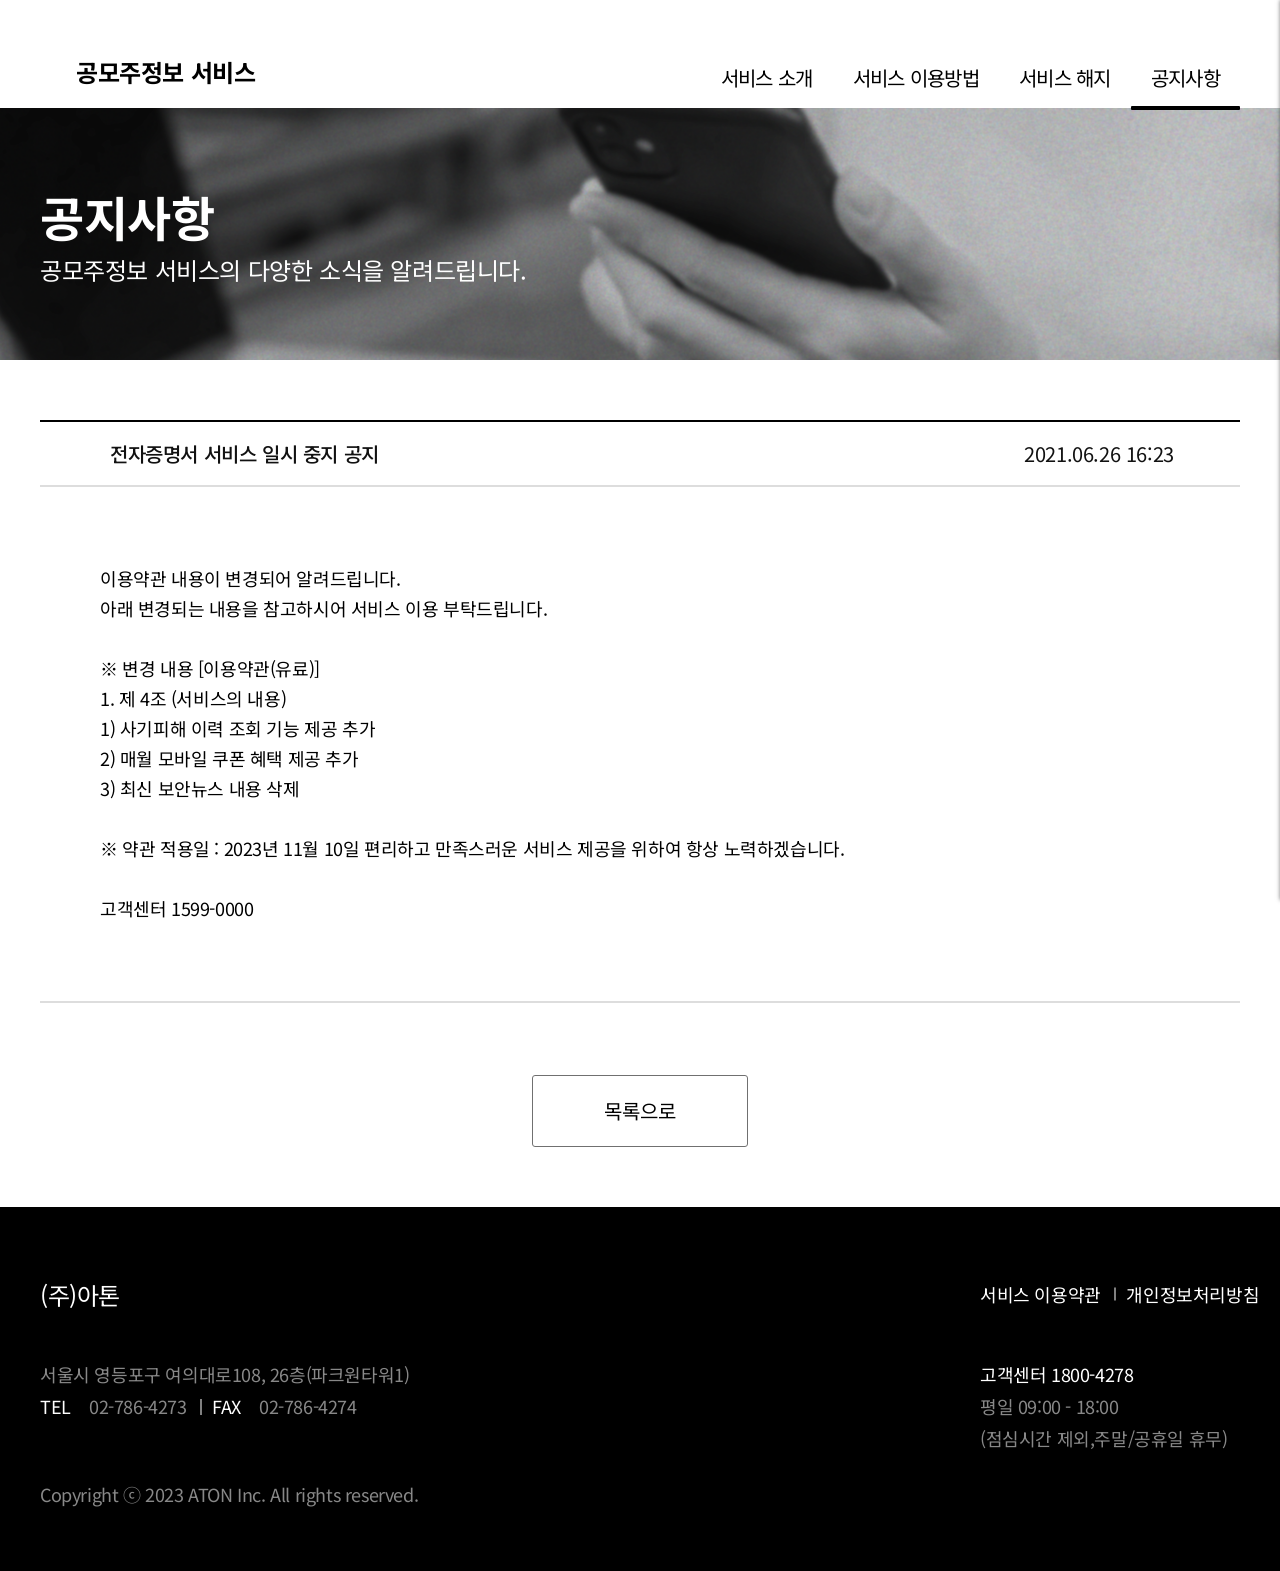
<file: homepage/html/notice_view.html>
<!DOCTYPE html>
<html lang="ko">
<head>
	<title>공모주정보서비스 홈페이지</title>
	<meta charset="UTF-8">
	<meta http-equiv="X-UA-Compatible" content="IE=edge">
	<meta name="viewport" content="width=device-width, initial-scale=1.0, maximum-scale=1.0, minimum-scale=1.0, user-scalable=no">

	<link rel="stylesheet" type="text/css" href="../css/reset.css">
	<link rel="stylesheet" type="text/css" href="../css/slick.css">
	<link rel="stylesheet" type="text/css" href="../css/passipo_homepage.css">
	
	<link href="https://fonts.googleapis.com/css2?family=Noto+Sans+KR:wght@100;300;400;500;700;900&display=block" rel="stylesheet">
	<link href="https://fonts.googleapis.com/css2?family=Gothic+A1:wght@400;500;700&display=swap" rel="stylesheet">
</head>

<body>
<header>
	<div class="inner">
		<div class="logo"><h1><strong>공모주정보 서비스</strong></h1></div>
		<div class="nav">
			<ul class="gnb" id="menu">
				<li data-menuanchor="page2"><a href="./index.html#section0"><span>서비스 소개</span></a></li>
				<li data-menuanchor="page3"><a href="./index.html#section2"><span>서비스 이용방법</span></a></li>
				<li data-menuanchor="page4"><a href="./index.html#section3"><span>서비스 해지</span></a></li>
				<li data-menuanchor="page5"><a href="notice_list.html" class="active"><span>공지사항</span></a></li>
			</ul>
		</div>
		<div class="btn_menu_toggle"><button type="button"><span>모바일 메뉴열기</span></button></div>
	</div>
</header>

<section>

	<div class="visual">
		<div class="visual_txt">
			<h3>공지사항</h3>
			<p class="txt">공모주정보 서비스의 다양한 소식을 알려드립니다. </p>
		</div>
		<div class="bg"></div>
	</div><!-- // visual -->

	<div class="page_board_wrap">
		
		<div class="board_view">
	
			<div class="board_title">
				<div class="inner">
					<p>전자증명서 서비스 일시 중지 공지</p>
					<span class="date">2021.06.26 16:23</span>
				</div>
			</div><!-- // board_title -->

			<div class="board_content">
				
				이용약관 내용이 변경되어 알려드립니다.<br />
				아래 변경되는 내용을 참고하시어 서비스 이용 부탁드립니다.<br /><br />
				
				※ 변경 내용 [이용약관(유료)]<br />
				1. 제 4조 (서비스의 내용)<br />
				1) 사기피해 이력 조회 기능 제공 추가<br />
				2) 매월 모바일 쿠폰 혜택 제공 추가<br />
				3) 최신 보안뉴스 내용 삭제 <br /><br />

				※ 약관 적용일 : 2023년 11월 10일  편리하고 만족스러운 서비스 제공을 위하여 항상 노력하겠습니다.<br /><br />

				고객센터 1599-0000

			</div><!-- // board_content -->

		</div><!-- // board_view -->


		

		<div class="pagination_wrap">
			<button type="button" class="btn_prev"><span>목록으로</span></button>
		</div>
		<!-- // pagination_wrap -->

		

	</div>
	<!-- // page_board_wrap -->

</section>


<div class="footer_wrap">
	<div class="footer">
		<div class="inner">
			<div class="row row1">
				<div class="private">
					<span><a href="#privacy01">서비스 이용약관</a></span>
					<span><a href="https://www.atoncorp.com/privacy" target="_blank">개인정보처리방침</a></span>
				</div>
				<div class="co_name">(주)아톤</div>
			</div>
			<div class="row row2">
				<div class="co_info">
					<address>서울시 영등포구 여의대로108, 26층(파크원타워1)</address>
					<dl>
						<dt>TEL</dt>
						<dd>02-786-4273</dd>
					</dl>
					<dl>
						<dt>FAX</dt>
						<dd>02-786-4274</dd>
					</dl>
				</div>
				<div class="customer">
					<dl>
						<dt>고객센터 1800-4278</dt>
						<dd>
							평일 09:00 - 18:00<br />
							(점심시간 제외,주말/공휴일 휴무) 
						</dd>
					</dl>
				</div>
			</div>
			<div class="copyright">Copyright ⓒ 2023 ATON Inc. All rights reserved.</div>
		</div>
	</div>
</div><!-- // footer_wrap -->




<div id="aside-nav" class="aside">
	<div class="btn-close"><button type="button"><span>메뉴닫기</span></button></div>
	<ul>
		<li><a href="./index.html#section0">서비스 소개</a></li>
		<li><a href="./index.html#section2">서비스 이용방법</a></li>
		<li><a href="./index.html#section3">서비스 해지</a></li>
		<li><a href="notice_list.html">공지사항</a></li>
	</ul>
</div>
<!-- // aside -->



<div class="layer privacy" id="privacy01" style="display:none;">
	<div class="inner">
		<div class="layer_header">
			<h2>서비스 이용약관</h2>
			<button type="button" class="btn_close"><span>닫기</span></button>
		</div>
		<div class="layer_content">

			<div class="txt_content">&lt;주식회사 ATON&gt;(이하 “회사”라 함)은 정보주체의 자유와 권리 보호를 위해 ⌜개인정보 보호법⌟ 및 관계 법령이 정한 바를 준수하여, 적법하게 개인정보를 처리하고 안전 하게 관리하고 있습니다. 이에 ⌜개인정보 보호법⌟ 제30조에 따라 정보주체에게 개인정보 처리에 관한 절차 및 기준을 안내하고, 이와 관련한 고충을 신속하고 원할하게 처리 할 수 있도록 하기 위하여 다음과 같이 개인정보 처리방침을 수립・공개 합니다.

				제1조 (개인정보의 수집 및 이용)
				가. 회사는 인증서 발급/재발급/삭제 등 서비스 제공을 위하여 아래와 같은 목적으로 개인정보를 수집·이용하고 있습니다. 회사는 관련법령에 따라SK텔레콤 주식회사, 주식회사 케이티, 주식회사 엘지유플러스, 서비스 이용기관(인증서를 이용하여 이용자의 전자서명정보와 전자서명검증정보의 합치성을 확인하려는 자)으로부터 제공 받거나 이용자로부터 직접 동의를 받아 개인정보를 수집·이용합니다.
				
				* 수집하거나 제공 받은 개인정보가 정보수정으로 수정된 경우에는 변경된 정보를 포함합니다.
				
				나. 회사는 법령에 따라 동의 없이 수집할 수 있는 자동생성정보(로그기록 및 서비스 계약이행 과정에서 자동적으로 생성되는 정보) 등을 상기 목적 범위 내에서 수집하여 이용할 수 있습니다. 또 고객이 선택동의사항에 대하여 동의할 경우 해당 개인정보를 해당 목적 범위 내에서 이용할 수 있습니다.
				
				다. 회사는 서비스 제공을 위하여 SK텔레콤 주식회사, 주식회사 케이티, 주식회사 엘지유플러스, 서비스 이용기관 등 제휴사 타 기관으로부터 제공 받는 개인정보를 관련법령을 준수하여 처리하고 보호합니다
				
				가. 회사는 인증서 발급/재발급/삭제 등 서비스 제공을 위하여 아래와 같은 목적으로 개인정보를 수집·이용하고 있습니다. 회사는 관련법령에 따라SK텔레콤 주식회사, 주식회사 케이티, 주식회사 엘지유플러스, 서비스 이용기관(인증서를 이용하여 이용자의 전자서명정보와 전자서명검증정보의 합치성을 확인하려는 자)으로부터 제공 받거나 이용자로부터 직접 동의를 받아 개인정보를 수집·이용합니다.

				제1조 (개인정보의 수집 및 이용)
				가. 회사는 인증서 발급/재발급/삭제 등 서비스 제공을 위하여 아래와 같은 목적으로 개인정보를 수집·이용하고 있습니다. 회사는 관련법령에 따라SK텔레콤 주식회사, 주식회사 케이티, 주식회사 엘지유플러스, 서비스 이용기관(인증서를 이용하여 이용자의 전자서명정보와 전자서명검증정보의 합치성을 확인하려는 자)으로부터 제공 받거나 이용자로부터 직접 동의를 받아 개인정보를 수집·이용합니다.
				
				* 수집하거나 제공 받은 개인정보가 정보수정으로 수정된 경우에는 변경된 정보를 포함합니다.
				
				나. 회사는 법령에 따라 동의 없이 수집할 수 있는 자동생성정보(로그기록 및 서비스 계약이행 과정에서 자동적으로 생성되는 정보) 등을 상기 목적 범위 내에서 수집하여 이용할 수 있습니다. 또 고객이 선택동의사항에 대하여 동의할 경우 해당 개인정보를 해당 목적 범위 내에서 이용할 수 있습니다.
				
				다. 회사는 서비스 제공을 위하여 SK텔레콤 주식회사, 주식회사 케이티, 주식회사 엘지유플러스, 서비스 이용기관 등 제휴사 타 기관으로부터 제공 받는 개인정보를 관련법령을 준수하여 처리하고 보호합니다
				
				가. 회사는 인증서 발급/재발급/삭제 등 서비스 제공을 위하여 아래와 같은 목적으로 개인정보를 수집·이용하고 있습니다. 회사는 관련법령에 따라SK텔레콤 주식회사, 주식회사 케이티, 주식회사 엘지유플러스, 서비스 이용기관(인증서를 이용하여 이용자의 전자서명정보와 전자서명검증정보의 합치성을 확인하려는 자)으로부터 제공 받거나 이용자로부터 직접 동의를 받아 개인정보를 수집·이용합니다.
			</div>
			

		</div>
	</div>
</div>
<!-- // layer -->




<div class="layer privacy" id="privacy02" style="display:none;">
	<div class="inner">
		<div class="layer_header">
			<h2>개인정보처리방침</h2>
			<button type="button" class="btn_close"><span>닫기</span></button>
		</div>
		<div class="layer_content">
			<div class="select_wrap">
				<select name="" id="">
					<option value="시행일 2023년 10월 30일">시행일 2023년 10월 30일</option>
					<option value="시행일 2023년 10월 31일">시행일 2023년 10월 31일</option>
					<option value="시행일 2023년 10월 32일">시행일 2023년 10월 32일</option>
				</select>
			</div>
			<div class="txt_content">&lt;주식회사 ATON&gt;(이하 “회사”라 함)은 정보주체의 자유와 권리 보호를 위해 ⌜개인정보 보호법⌟ 및 관계 법령이 정한 바를 준수하여, 적법하게 개인정보를 처리하고 안전 하게 관리하고 있습니다. 이에 ⌜개인정보 보호법⌟ 제30조에 따라 정보주체에게 개인정보 처리에 관한 절차 및 기준을 안내하고, 이와 관련한 고충을 신속하고 원할하게 처리 할 수 있도록 하기 위하여 다음과 같이 개인정보 처리방침을 수립・공개 합니다.

				제1조 (개인정보의 수집 및 이용)
				가. 회사는 인증서 발급/재발급/삭제 등 서비스 제공을 위하여 아래와 같은 목적으로 개인정보를 수집·이용하고 있습니다. 회사는 관련법령에 따라SK텔레콤 주식회사, 주식회사 케이티, 주식회사 엘지유플러스, 서비스 이용기관(인증서를 이용하여 이용자의 전자서명정보와 전자서명검증정보의 합치성을 확인하려는 자)으로부터 제공 받거나 이용자로부터 직접 동의를 받아 개인정보를 수집·이용합니다.
				
				* 수집하거나 제공 받은 개인정보가 정보수정으로 수정된 경우에는 변경된 정보를 포함합니다.
				
				나. 회사는 법령에 따라 동의 없이 수집할 수 있는 자동생성정보(로그기록 및 서비스 계약이행 과정에서 자동적으로 생성되는 정보) 등을 상기 목적 범위 내에서 수집하여 이용할 수 있습니다. 또 고객이 선택동의사항에 대하여 동의할 경우 해당 개인정보를 해당 목적 범위 내에서 이용할 수 있습니다.
				
				다. 회사는 서비스 제공을 위하여 SK텔레콤 주식회사, 주식회사 케이티, 주식회사 엘지유플러스, 서비스 이용기관 등 제휴사 타 기관으로부터 제공 받는 개인정보를 관련법령을 준수하여 처리하고 보호합니다
				
				가. 회사는 인증서 발급/재발급/삭제 등 서비스 제공을 위하여 아래와 같은 목적으로 개인정보를 수집·이용하고 있습니다. 회사는 관련법령에 따라SK텔레콤 주식회사, 주식회사 케이티, 주식회사 엘지유플러스, 서비스 이용기관(인증서를 이용하여 이용자의 전자서명정보와 전자서명검증정보의 합치성을 확인하려는 자)으로부터 제공 받거나 이용자로부터 직접 동의를 받아 개인정보를 수집·이용합니다.

				제1조 (개인정보의 수집 및 이용)
				가. 회사는 인증서 발급/재발급/삭제 등 서비스 제공을 위하여 아래와 같은 목적으로 개인정보를 수집·이용하고 있습니다. 회사는 관련법령에 따라SK텔레콤 주식회사, 주식회사 케이티, 주식회사 엘지유플러스, 서비스 이용기관(인증서를 이용하여 이용자의 전자서명정보와 전자서명검증정보의 합치성을 확인하려는 자)으로부터 제공 받거나 이용자로부터 직접 동의를 받아 개인정보를 수집·이용합니다.
				
				* 수집하거나 제공 받은 개인정보가 정보수정으로 수정된 경우에는 변경된 정보를 포함합니다.
				
				나. 회사는 법령에 따라 동의 없이 수집할 수 있는 자동생성정보(로그기록 및 서비스 계약이행 과정에서 자동적으로 생성되는 정보) 등을 상기 목적 범위 내에서 수집하여 이용할 수 있습니다. 또 고객이 선택동의사항에 대하여 동의할 경우 해당 개인정보를 해당 목적 범위 내에서 이용할 수 있습니다.
				
				다. 회사는 서비스 제공을 위하여 SK텔레콤 주식회사, 주식회사 케이티, 주식회사 엘지유플러스, 서비스 이용기관 등 제휴사 타 기관으로부터 제공 받는 개인정보를 관련법령을 준수하여 처리하고 보호합니다
				
				가. 회사는 인증서 발급/재발급/삭제 등 서비스 제공을 위하여 아래와 같은 목적으로 개인정보를 수집·이용하고 있습니다. 회사는 관련법령에 따라SK텔레콤 주식회사, 주식회사 케이티, 주식회사 엘지유플러스, 서비스 이용기관(인증서를 이용하여 이용자의 전자서명정보와 전자서명검증정보의 합치성을 확인하려는 자)으로부터 제공 받거나 이용자로부터 직접 동의를 받아 개인정보를 수집·이용합니다.
			</div>
			

		</div>
	</div>
</div>
<!-- // layer -->



<script type="text/javascript" src="https://ajax.googleapis.com/ajax/libs/jquery/1.12.4/jquery.min.js"></script>
<script type="text/javascript" src="../js/slick.min.js"></script>
<script type="text/javascript" src="../js/temp.js"></script>



</body>
</html>
</file>
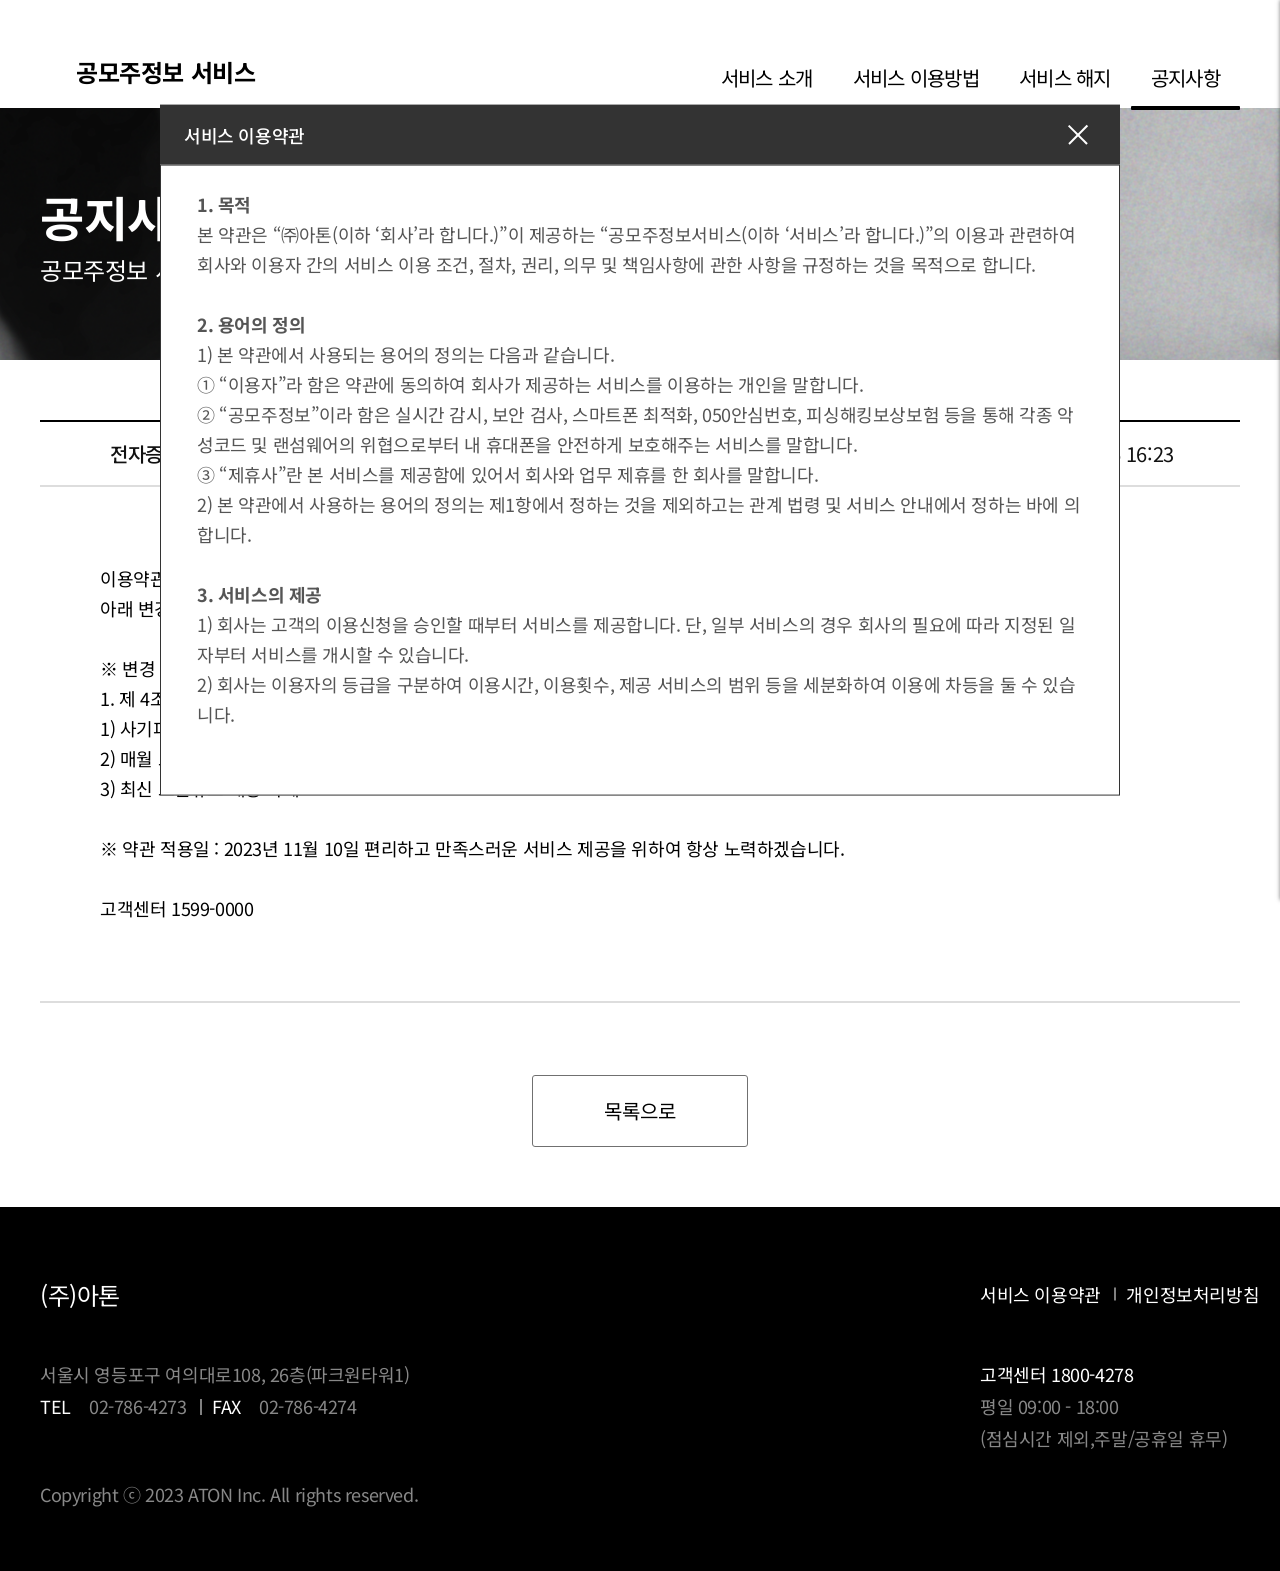
<file: homepage/html/privacy01.html>
<!DOCTYPE html>
<html lang="ko">
<head>
	<title>공모주정보서비스 홈페이지</title>
	<meta charset="UTF-8">
	<meta http-equiv="X-UA-Compatible" content="IE=edge">
	<meta name="viewport" content="width=device-width, initial-scale=1.0, maximum-scale=1.0, minimum-scale=1.0, user-scalable=no">

	<link rel="stylesheet" type="text/css" href="../css/reset.css">
	<link rel="stylesheet" type="text/css" href="../css/slick.css">
	<link rel="stylesheet" type="text/css" href="../css/passipo_homepage.css">
	
	<link href="https://fonts.googleapis.com/css2?family=Noto+Sans+KR:wght@100;300;400;500;700;900&display=block" rel="stylesheet">
	<link href="https://fonts.googleapis.com/css2?family=Gothic+A1:wght@400;500;700&display=swap" rel="stylesheet">
</head>

<body>
<header>
	<div class="inner">
		<div class="logo"><h1><strong>공모주정보 서비스</strong></h1></div>
		<div class="nav">
			<ul class="gnb" id="menu">
				<li data-menuanchor="page2"><a href="./index.html#section0"><span>서비스 소개</span></a></li>
				<li data-menuanchor="page3"><a href="./index.html#section2"><span>서비스 이용방법</span></a></li>
				<li data-menuanchor="page4"><a href="./index.html#section3"><span>서비스 해지</span></a></li>
				<li data-menuanchor="page5"><a href="notice_list.html" class="active"><span>공지사항</span></a></li>
			</ul>
		</div>
		<div class="btn_menu_toggle"><button type="button"><span>모바일 메뉴열기</span></button></div>
	</div>
</header>

<section>

	<div class="visual">
		<div class="visual_txt">
			<h3>공지사항</h3>
			<p class="txt">공모주정보 서비스의 다양한 소식을 알려드립니다. </p>
		</div>
		<div class="bg"></div>
	</div><!-- // visual -->

	<div class="page_board_wrap">
		
		<div class="board_view">
	
			<div class="board_title">
				<div class="inner">
					<p>전자증명서 서비스 일시 중지 공지</p>
					<span class="date">2021.06.26 16:23</span>
				</div>
			</div><!-- // board_title -->

			<div class="board_content">
				
				이용약관 내용이 변경되어 알려드립니다.<br />
				아래 변경되는 내용을 참고하시어 서비스 이용 부탁드립니다.<br /><br />
				
				※ 변경 내용 [이용약관(유료)]<br />
				1. 제 4조 (서비스의 내용)<br />
				1) 사기피해 이력 조회 기능 제공 추가<br />
				2) 매월 모바일 쿠폰 혜택 제공 추가<br />
				3) 최신 보안뉴스 내용 삭제 <br /><br />

				※ 약관 적용일 : 2023년 11월 10일  편리하고 만족스러운 서비스 제공을 위하여 항상 노력하겠습니다.<br /><br />

				고객센터 1599-0000

			</div><!-- // board_content -->

		</div><!-- // board_view -->


		

		<div class="pagination_wrap">
			<button type="button" class="btn_prev"><span>목록으로</span></button>
		</div>
		<!-- // pagination_wrap -->

		

	</div>
	<!-- // page_board_wrap -->

</section>


<div class="footer_wrap">
	<div class="footer">
		<div class="inner">
			<div class="row row1">
				<div class="private">
					<span><a href="#privacy01">서비스 이용약관</a></span>
					<span><a href="https://www.atoncorp.com/privacy" target="_blank">개인정보처리방침</a></span>
				</div>
				<div class="co_name">(주)아톤</div>
			</div>
			<div class="row row2">
				<div class="co_info">
					<address>서울시 영등포구 여의대로108, 26층(파크원타워1)</address>
					<dl>
						<dt>TEL</dt>
						<dd>02-786-4273</dd>
					</dl>
					<dl>
						<dt>FAX</dt>
						<dd>02-786-4274</dd>
					</dl>
				</div>
				<div class="customer">
					<dl>
						<dt>고객센터 1800-4278</dt>
						<dd>
							평일 09:00 - 18:00<br />
							(점심시간 제외,주말/공휴일 휴무) 
						</dd>
					</dl>
				</div>
			</div>
			<div class="copyright">Copyright ⓒ 2023 ATON Inc. All rights reserved.</div>
		</div>
	</div>
</div><!-- // footer_wrap -->




<div id="aside-nav" class="aside">
	<div class="btn-close"><button type="button"><span>메뉴닫기</span></button></div>
	<ul>
		<li><a href="./index.html#section0">서비스 소개</a></li>
		<li><a href="./index.html#section2">서비스 이용방법</a></li>
		<li><a href="./index.html#section3">서비스 해지</a></li>
		<li><a href="notice_list.html">공지사항</a></li>
	</ul>
</div>
<!-- // aside -->



<div class="layer privacy" id="privacy01" style="display:block;">
	<div class="inner">
		<div class="layer_header">
			<h2>서비스 이용약관</h2>
			<button type="button" class="btn_close"><span>닫기</span></button>
		</div>
		<div class="layer_content">

			<div class="txt_content"><strong>1. 목적</strong>
본 약관은 “㈜아톤(이하 ‘회사’라 합니다.)”이 제공하는 “공모주정보서비스(이하 ‘서비스’라 합니다.)”의 이용과 관련하여 회사와 이용자 간의 서비스 이용 조건, 절차, 권리, 의무 및 책임사항에 관한 사항을 규정하는 것을 목적으로 합니다.

<strong>2. 용어의 정의</strong>
1) 본 약관에서 사용되는 용어의 정의는 다음과 같습니다.
① “이용자”라 함은 약관에 동의하여 회사가 제공하는 서비스를 이용하는 개인을 말합니다.
② “공모주정보”이라 함은 실시간 감시, 보안 검사, 스마트폰 최적화, 050안심번호, 피싱해킹보상보험 등을 통해 각종 악성코드 및 랜섬웨어의 위협으로부터 내 휴대폰을 안전하게 보호해주는 서비스를 말합니다.
③ “제휴사”란 본 서비스를 제공함에 있어서 회사와 업무 제휴를 한 회사를 말합니다.
2) 본 약관에서 사용하는 용어의 정의는 제1항에서 정하는 것을 제외하고는 관계 법령 및 서비스 안내에서 정하는 바에 의합니다.

<strong>3. 서비스의 제공</strong>
1) 회사는 고객의 이용신청을 승인할 때부터 서비스를 제공합니다. 단, 일부 서비스의 경우 회사의 필요에 따라 지정된 일자부터 서비스를 개시할 수 있습니다.
2) 회사는 이용자의 등급을 구분하여 이용시간, 이용횟수, 제공 서비스의 범위 등을 세분화하여 이용에 차등을 둘 수 있습니다.

<strong>4. 서비스의 내용</strong>
1) 서비스는 다음 각 호의 기능으로 구성되며, PASS 앱을 통해 고객에게 제공됩니다.
① 휴대폰 보안 검사(휴대폰, 휴대폰에 설치된 앱, 문자, Wi-Fi, URL, QR 검사)
② 휴대폰 최적화
③ 보안 리포트
④ 피싱해킹피해보상
⑤ 050 안심번호
2) 피싱해킹피해보상은 서비스 이용요금과 무관한 단체보험이며, 회사가 대표로 보험사와 단체보험계약을 체결합니다. 단체보험의 보험료는 전액 회사가 부담하며, 단체보험계약이 철회될 수 있습니다.
3) 회사는 제1항에서 정한 서비스 내용을 추가, 변경 또는 중단할 수 있으며, 이 경우 그 사실을 PASS앱, 문자, 서비스 홈페이지 등을 통해 사전에 공지합니다.

<strong>5. 서비스의 이용조건</strong>
1) 서비스 이용요금과 청구방법 등은 아래와 같습니다.
① 이용요금: 월정액 3,300원(부가세 포함), 중도해지 시 일할 계산하여 과금 됩니다.
② 결제방식: 매월 1회의 요금이 청구되며, 휴대전화요금에 합산 청구됩니다.
③ 환불 및 결제: 회사는 관계 법령이 정한 바에 따라 결제 및 환불합니다.
2) 서비스 이용요금은 회사의 사정에 따라 변경될 수 있으며, 이 경우 변경된 내용은 홈페이지 또는 기타의 방법으로 사전에 안내하여 드립니다.

<strong>6. 이용신청</strong>
1) 이용자가 약관의 내용에 대해 동의한 후 서비스 가입 신청을 하고 회사가 이러한 신청에 대해 승인함으로써 체결됩니다.
2) 선불요금제, 사물통신/모뎀요금제, 법인명의 및 미성년자는 가입 및 이용이 불가합니다.
3) 이용자는 서비스 이용을 위해 회사에서 요청하는 개인정보를 제공해야 합니다.
4) 이용자는 고객센터(080-869-4273)와 해지사이트에서 서비스를 해지할 수 있습니다.
5) 서비스 해지 시 약관 동의가 철회됩니다.

<strong>7. 서비스 이용의 제한</strong>
회사는 다음 각 호에 해당하는 이용자에 대하여 서비스 이용을 제한하거나 해지할 수 있습니다.
1) 기업 또는 법인 고객인 경우
2) 통신사로부터 거래정지를 당하거나 신용상의 문제가 있다고 판단되는 경우
3) 고객 본인의 휴대전화 및 기타 무선통신단말기의 알림 수신에 문제가 있는 경우
4) 회사, 제휴사 및 통신사가 보유한 시스템의 기술적 장애 등으로 정상적인 서비스 제공이 어려운 경우
5) 기타 회사 보안 정책에 따라 서비스 제한이 필요하다고 판단되는 경우

<strong>8. 약관의 효력 및 변경</strong>
1) 본 약관의 내용은 서비스 내에 게시하거나 기타의 방법으로 이용자에게 공지함으로써 효력이 발생합니다.
2) 서비스 가입 시, 이용자가 본 약관에 대하여 ‘동의함’을 선택하면 본 약관의 내용을 이해하였고 그 적용에 동의한 것으로 간주합니다.
3) 회사는 필요한 경우 약관의 규제에 관한 법률, 정보통신망이용촉진 등에 관한 법률, 전자거래기본법, 전자서명법 등 관계 법령을 위배하지 않는 범위에서 본 약관을 개정할 수 있으며, 이 경우 회사는 새로운 약관의 적용일자 및 개정사유를 명시하고 개정약관 적용일 7일 전에 고지 또는 통지합니다. 단, 약관 변경 내용이 중대하거나 이용자에게 불리한 경우에는 15일 전에 고지 또는 통지합니다.
4) 회사가 변경 약관을 고지 또는 통지하고, 이용자가 변경된 약관 적용일까지 거부의 의사를 표시하지 아니할 경우 변경된 약관에 동의한 것으로 간주합니다.
5) 이용자가 변경된 약관에 동의하지 않는 경우 서비스 이용을 중단하고 해지할 수 있습니다.

<strong>9. 약관의 해석</strong>
본 약관에서 정하지 아니한 사항과 본 약관의 해석에 관하여는 회사의 기본이용약관 또는 개별 약관에 정함이 있는 경우에는 그에 따르고, 회사의 기본이용약관 또는 개별약관에 정함이 없는 경우에는 약관의 규제에 관한 법률 등 관련 법령이나 상관례에 따릅니다.

<strong>10. 청약 철회 등</strong>
1) 이용자는 전자상거래 등에서의 소비자 보호에 관한 법률 등 관련 법령에서 정한바에 따라 서비스 가입일로부터 7일 이내에 청약의 철회 및 계약의 해제를 할 수 있습니다.
2) 단, 고객이 서비스를 이미 사용한 경우에는 사용한 부분에 대해서는 청약철회가 불가능하며, 이러한 불가능 사유에 대해서는 회사가 고객에게 명확하게 고지합니다.
[청약철회가 불가능한 사유]
① 휴대폰 보안 검사를 실행한 경우
② 보안 리포트를 수신한 경우
③ 050 안심번호를 발급받은 경우
3) 이용자는 고객센터(080-869-4273)와 해지사이트에서 서비스를 해지할 수 있습니다.
4) 서비스 해지 시 약관 동의가 철회됩니다.

<strong>11. 회사의 의무</strong>
회사는 본 약관에서 정한 바에 따라 지속적, 안정적으로 본 서비스를 제공할 의무가 있습니다. 단, 전쟁, 지진, 재난 등 천재지변이나 불가피한 시스템의 고장, 통신서비스 회사의 통신 두절 등 불가항력의 사유가 발생한 경우에는 본 서비스를 중단할 수 있습니다.

<strong>12. 게시물 등의 저작권 및 관리</strong>
회사가 작성한 문서 또는 서비스에 게시한 게시물, 회사가 제공한 정보 등에 대한 저작권 등 일체의 권리는 회사에 귀속됩니다.

<strong>13. 가입자에 대한 통지</strong>
회사가 가입자에 대한 통지를 하는 경우, 회사는 가입자에게 서비스를 제공하는 어플리케이션, 홈페이지 등을 통해 통지하는 방법으로 할 수 있습니다.

<strong>14. 이용자의 의무</strong>
이용자는 관련 법령, 본 약관, 회사가 정한 기타 이용조건, 회사가 서비스와 관련하여 공지 또는 통지한 사항을 준수하여야 합니다.

<strong>15. 책임과 손해배상</strong>
1) 회사와 이용자는 일방 당사자의 귀책사유에 인하여 상대방에게 발생한 손해에 대하여 배상하여야 합니다.
2) 회사는 본 서비스 이용자의 고의 또는 중과실로 발생한 손해에 대해서 어떠한 책임도 지지 않습니다.

<strong>16. 면책</strong>
1) 회사는 다음 각 호의 사유로 인한 손해에 대하여 보상 또는 배상할 책임이 없습니다.
① 천재지변, 파업, 관련 법규의 변경, 관계기관의 명령 및 지침, 또는 외부로부터 발생한 사건 등 회사가 통제할 수 없는 사유에 인하여 본 서비스를 제공할 수 없는 경우
② 이용자가 휴대폰 번호, 단말기, 앱 비밀번호, 결제 정보 등의 관리를 소홀히 한 경우
③ 이용자가 본 서비스에 제공한 정보, 자료, 사실 등이 부정확하여 본 서비스를 원활히 제공할 수 없었던 경우
④ 회사의 관리영역이 아닌 장애로 본 서비스의 이용이 불가능한 경우
⑤ 기타 회사의 귀책사유가 없는 제휴사 및 통신서비스 등의 장애로 인한 경우
2) 회사는 이용자상호간 또는 이용자와 제3자 상호간에 본 서비스와 관련한 분쟁에 개입할 의무가 없으며, 회사의 귀책사유가 없는 한 이로 인한 손해를 배상할 책임이 없습니다.

<strong>17. 분쟁의 해결</strong>
1) 회사와 이용자 간 분쟁 발생 시, 회사와 이용자는 분쟁해결을 위해 성실히 협의합니다.
2) 본 약관과 관련한 제반 분쟁 및 소송의 관할은 민사소송법상 관할 조항에 따릅니다.
3) 서비스에 관한 분쟁이 발생한 경우 양 당사자 간의 합의로 해결함을 원칙으로 합니다. 다만 당사자 간에 합의할 수 없거나 합의가 이루어지지 않는 경우, 분쟁의 해결은 회사의 소재지를 관할하는 법원으로 합니다.

<strong>18. 약관의 일부 무효</strong>
약관의 일부 조항이 관련 법령에 위반되는 등의 사유로 그 법적 효력을 상실한 경우 해당 조항 외의 나머지 조항들은 여전히 유효합니다.

(시행일) 본 약관은 2023년 12월 20일부터 시행합니다.

			</div>
			

		</div>
	</div>
</div>
<!-- // layer -->




<div class="layer privacy" id="privacy02" style="display:none;">
	<div class="inner">
		<div class="layer_header">
			<h2>개인정보처리방침</h2>
			<button type="button" class="btn_close"><span>닫기</span></button>
		</div>
		<div class="layer_content">
			<div class="select_wrap">
				<select name="" id="">
					<option value="시행일 2023년 10월 30일">시행일 2023년 10월 30일</option>
					<option value="시행일 2023년 10월 31일">시행일 2023년 10월 31일</option>
					<option value="시행일 2023년 10월 32일">시행일 2023년 10월 32일</option>
				</select>
			</div>
			<div class="txt_content">&lt;주식회사 ATON&gt;(이하 “회사”라 함)은 정보주체의 자유와 권리 보호를 위해 ⌜개인정보 보호법⌟ 및 관계 법령이 정한 바를 준수하여, 적법하게 개인정보를 처리하고 안전 하게 관리하고 있습니다. 이에 ⌜개인정보 보호법⌟ 제30조에 따라 정보주체에게 개인정보 처리에 관한 절차 및 기준을 안내하고, 이와 관련한 고충을 신속하고 원할하게 처리 할 수 있도록 하기 위하여 다음과 같이 개인정보 처리방침을 수립・공개 합니다.

				제1조 (개인정보의 수집 및 이용)
				가. 회사는 인증서 발급/재발급/삭제 등 서비스 제공을 위하여 아래와 같은 목적으로 개인정보를 수집·이용하고 있습니다. 회사는 관련법령에 따라SK텔레콤 주식회사, 주식회사 케이티, 주식회사 엘지유플러스, 서비스 이용기관(인증서를 이용하여 이용자의 전자서명정보와 전자서명검증정보의 합치성을 확인하려는 자)으로부터 제공 받거나 이용자로부터 직접 동의를 받아 개인정보를 수집·이용합니다.
				
				* 수집하거나 제공 받은 개인정보가 정보수정으로 수정된 경우에는 변경된 정보를 포함합니다.
				
				나. 회사는 법령에 따라 동의 없이 수집할 수 있는 자동생성정보(로그기록 및 서비스 계약이행 과정에서 자동적으로 생성되는 정보) 등을 상기 목적 범위 내에서 수집하여 이용할 수 있습니다. 또 고객이 선택동의사항에 대하여 동의할 경우 해당 개인정보를 해당 목적 범위 내에서 이용할 수 있습니다.
				
				다. 회사는 서비스 제공을 위하여 SK텔레콤 주식회사, 주식회사 케이티, 주식회사 엘지유플러스, 서비스 이용기관 등 제휴사 타 기관으로부터 제공 받는 개인정보를 관련법령을 준수하여 처리하고 보호합니다
				
				가. 회사는 인증서 발급/재발급/삭제 등 서비스 제공을 위하여 아래와 같은 목적으로 개인정보를 수집·이용하고 있습니다. 회사는 관련법령에 따라SK텔레콤 주식회사, 주식회사 케이티, 주식회사 엘지유플러스, 서비스 이용기관(인증서를 이용하여 이용자의 전자서명정보와 전자서명검증정보의 합치성을 확인하려는 자)으로부터 제공 받거나 이용자로부터 직접 동의를 받아 개인정보를 수집·이용합니다.

				제1조 (개인정보의 수집 및 이용)
				가. 회사는 인증서 발급/재발급/삭제 등 서비스 제공을 위하여 아래와 같은 목적으로 개인정보를 수집·이용하고 있습니다. 회사는 관련법령에 따라SK텔레콤 주식회사, 주식회사 케이티, 주식회사 엘지유플러스, 서비스 이용기관(인증서를 이용하여 이용자의 전자서명정보와 전자서명검증정보의 합치성을 확인하려는 자)으로부터 제공 받거나 이용자로부터 직접 동의를 받아 개인정보를 수집·이용합니다.
				
				* 수집하거나 제공 받은 개인정보가 정보수정으로 수정된 경우에는 변경된 정보를 포함합니다.
				
				나. 회사는 법령에 따라 동의 없이 수집할 수 있는 자동생성정보(로그기록 및 서비스 계약이행 과정에서 자동적으로 생성되는 정보) 등을 상기 목적 범위 내에서 수집하여 이용할 수 있습니다. 또 고객이 선택동의사항에 대하여 동의할 경우 해당 개인정보를 해당 목적 범위 내에서 이용할 수 있습니다.
				
				다. 회사는 서비스 제공을 위하여 SK텔레콤 주식회사, 주식회사 케이티, 주식회사 엘지유플러스, 서비스 이용기관 등 제휴사 타 기관으로부터 제공 받는 개인정보를 관련법령을 준수하여 처리하고 보호합니다
				
				가. 회사는 인증서 발급/재발급/삭제 등 서비스 제공을 위하여 아래와 같은 목적으로 개인정보를 수집·이용하고 있습니다. 회사는 관련법령에 따라SK텔레콤 주식회사, 주식회사 케이티, 주식회사 엘지유플러스, 서비스 이용기관(인증서를 이용하여 이용자의 전자서명정보와 전자서명검증정보의 합치성을 확인하려는 자)으로부터 제공 받거나 이용자로부터 직접 동의를 받아 개인정보를 수집·이용합니다.
			</div>
			

		</div>
	</div>
</div>
<!-- // layer -->



<script type="text/javascript" src="https://ajax.googleapis.com/ajax/libs/jquery/1.12.4/jquery.min.js"></script>
<script type="text/javascript" src="../js/slick.min.js"></script>
<script type="text/javascript" src="../js/temp.js"></script>



</body>
</html>
</file>
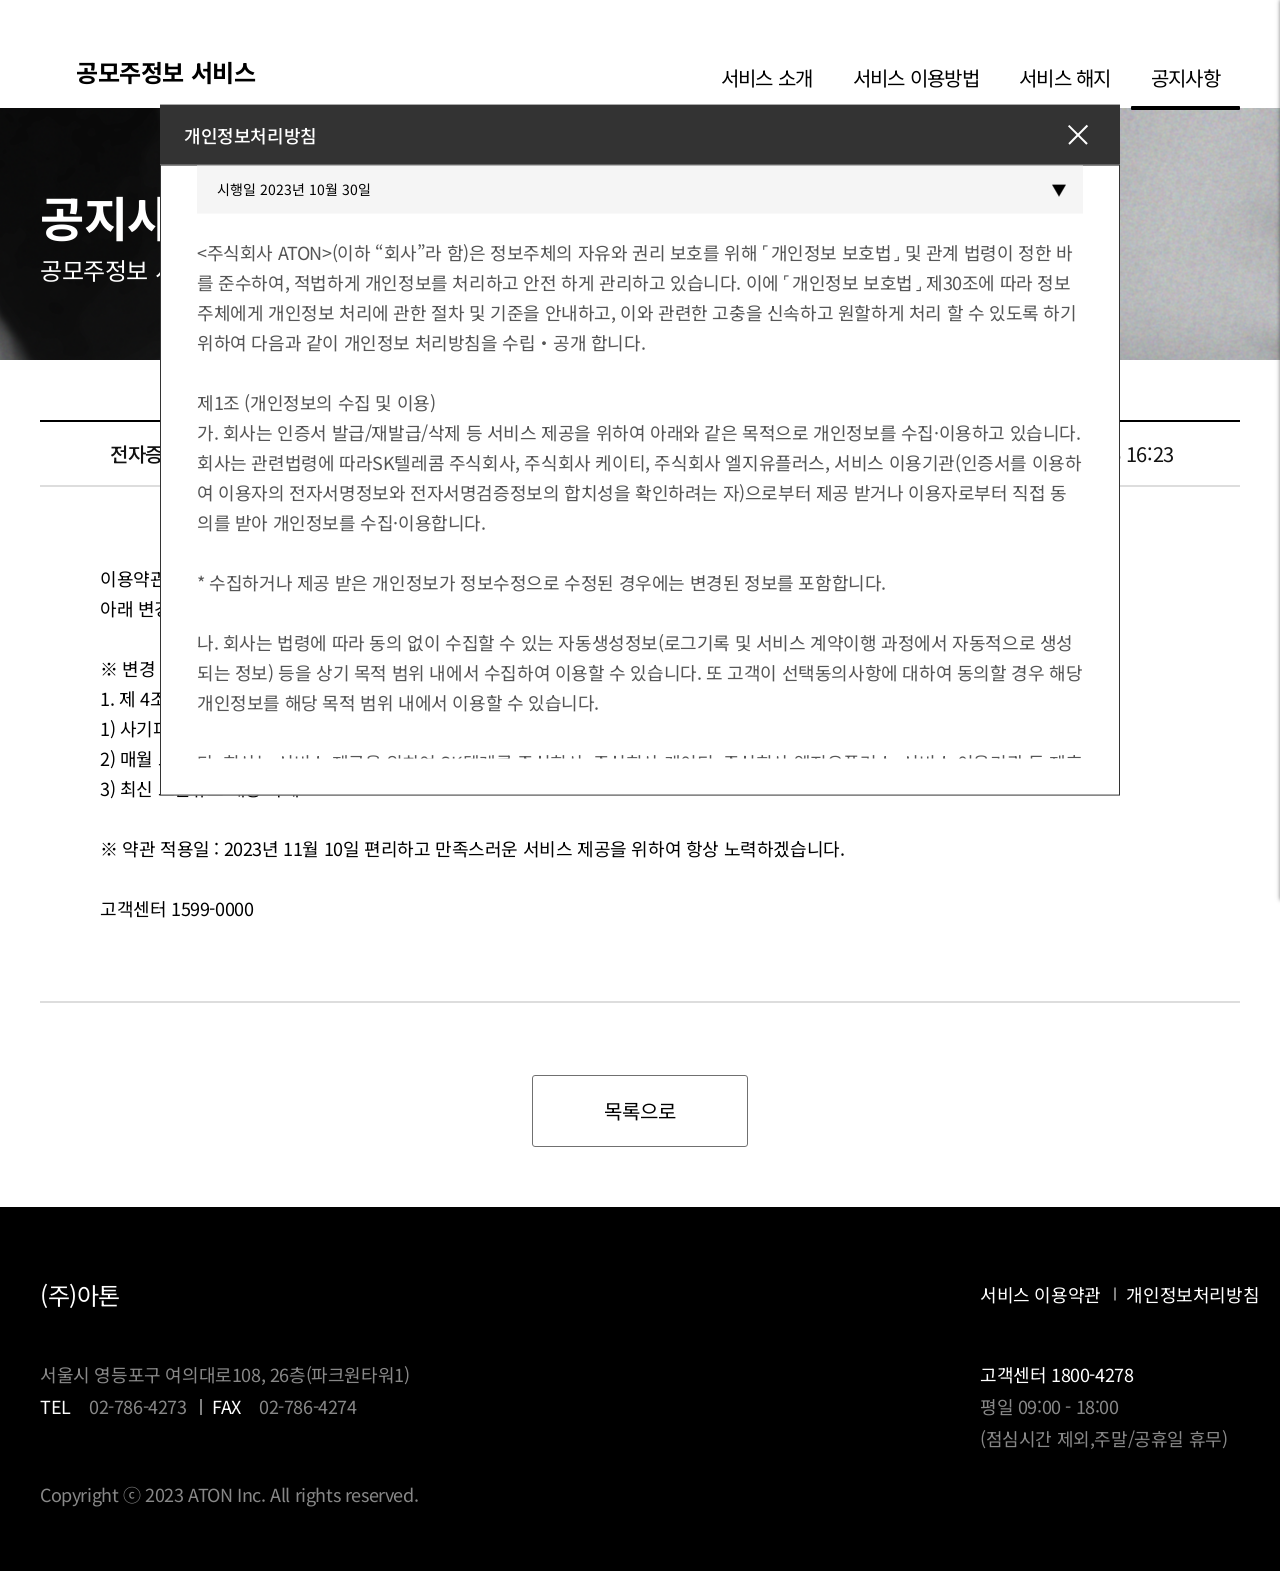
<file: homepage/html/privacy02.html>
<!DOCTYPE html>
<html lang="ko">
<head>
	<title>공모주정보서비스 홈페이지</title>
	<meta charset="UTF-8">
	<meta http-equiv="X-UA-Compatible" content="IE=edge">
	<meta name="viewport" content="width=device-width, initial-scale=1.0, maximum-scale=1.0, minimum-scale=1.0, user-scalable=no">

	<link rel="stylesheet" type="text/css" href="../css/reset.css">
	<link rel="stylesheet" type="text/css" href="../css/slick.css">
	<link rel="stylesheet" type="text/css" href="../css/passipo_homepage.css">
	
	<link href="https://fonts.googleapis.com/css2?family=Noto+Sans+KR:wght@100;300;400;500;700;900&display=block" rel="stylesheet">
	<link href="https://fonts.googleapis.com/css2?family=Gothic+A1:wght@400;500;700&display=swap" rel="stylesheet">
</head>

<body>
<header>
	<div class="inner">
		<div class="logo"><h1><strong>공모주정보 서비스</strong></h1></div>
		<div class="nav">
			<ul class="gnb" id="menu">
				<li data-menuanchor="page2"><a href="./index.html#section0"><span>서비스 소개</span></a></li>
				<li data-menuanchor="page3"><a href="./index.html#section2"><span>서비스 이용방법</span></a></li>
				<li data-menuanchor="page4"><a href="./index.html#section3"><span>서비스 해지</span></a></li>
				<li data-menuanchor="page5"><a href="notice_list.html" class="active"><span>공지사항</span></a></li>
			</ul>
		</div>
		<div class="btn_menu_toggle"><button type="button"><span>모바일 메뉴열기</span></button></div>
	</div>
</header>

<section>

	<div class="visual">
		<div class="visual_txt">
			<h3>공지사항</h3>
			<p class="txt">공모주정보 서비스의 다양한 소식을 알려드립니다. </p>
		</div>
		<div class="bg"></div>
	</div><!-- // visual -->

	<div class="page_board_wrap">
		
		<div class="board_view">
	
			<div class="board_title">
				<div class="inner">
					<p>전자증명서 서비스 일시 중지 공지</p>
					<span class="date">2021.06.26 16:23</span>
				</div>
			</div><!-- // board_title -->

			<div class="board_content">
				
				이용약관 내용이 변경되어 알려드립니다.<br />
				아래 변경되는 내용을 참고하시어 서비스 이용 부탁드립니다.<br /><br />
				
				※ 변경 내용 [이용약관(유료)]<br />
				1. 제 4조 (서비스의 내용)<br />
				1) 사기피해 이력 조회 기능 제공 추가<br />
				2) 매월 모바일 쿠폰 혜택 제공 추가<br />
				3) 최신 보안뉴스 내용 삭제 <br /><br />

				※ 약관 적용일 : 2023년 11월 10일  편리하고 만족스러운 서비스 제공을 위하여 항상 노력하겠습니다.<br /><br />

				고객센터 1599-0000

			</div><!-- // board_content -->

		</div><!-- // board_view -->


		

		<div class="pagination_wrap">
			<button type="button" class="btn_prev"><span>목록으로</span></button>
		</div>
		<!-- // pagination_wrap -->

		

	</div>
	<!-- // page_board_wrap -->

</section>


<div class="footer_wrap">
	<div class="footer">
		<div class="inner">
			<div class="row row1">
				<div class="private">
					<span><a href="#privacy01">서비스 이용약관</a></span>
					<span><a href="https://www.atoncorp.com/privacy" target="_blank">개인정보처리방침</a></span>
				</div>
				<div class="co_name">(주)아톤</div>
			</div>
			<div class="row row2">
				<div class="co_info">
					<address>서울시 영등포구 여의대로108, 26층(파크원타워1)</address>
					<dl>
						<dt>TEL</dt>
						<dd>02-786-4273</dd>
					</dl>
					<dl>
						<dt>FAX</dt>
						<dd>02-786-4274</dd>
					</dl>
				</div>
				<div class="customer">
					<dl>
						<dt>고객센터 1800-4278</dt>
						<dd>
							평일 09:00 - 18:00<br />
							(점심시간 제외,주말/공휴일 휴무) 
						</dd>
					</dl>
				</div>
			</div>
			<div class="copyright">Copyright ⓒ 2023 ATON Inc. All rights reserved.</div>
		</div>
	</div>
</div><!-- // footer_wrap -->




<div id="aside-nav" class="aside">
	<div class="btn-close"><button type="button"><span>메뉴닫기</span></button></div>
	<ul>
		<li><a href="./index.html#section0">서비스 소개</a></li>
		<li><a href="./index.html#section2">서비스 이용방법</a></li>
		<li><a href="./index.html#section3">서비스 해지</a></li>
		<li><a href="notice_list.html">공지사항</a></li>
	</ul>
</div>
<!-- // aside -->



<div class="layer privacy" id="privacy01" style="display:none;">
	<div class="inner">
		<div class="layer_header">
			<h2>서비스 이용약관</h2>
			<button type="button" class="btn_close"><span>닫기</span></button>
		</div>
		<div class="layer_content">

			<div class="txt_content">&lt;주식회사 ATON&gt;(이하 “회사”라 함)은 정보주체의 자유와 권리 보호를 위해 ⌜개인정보 보호법⌟ 및 관계 법령이 정한 바를 준수하여, 적법하게 개인정보를 처리하고 안전 하게 관리하고 있습니다. 이에 ⌜개인정보 보호법⌟ 제30조에 따라 정보주체에게 개인정보 처리에 관한 절차 및 기준을 안내하고, 이와 관련한 고충을 신속하고 원할하게 처리 할 수 있도록 하기 위하여 다음과 같이 개인정보 처리방침을 수립・공개 합니다.

				<strong>제1조 (개인정보의 수집 및 이용)</strong>
				가. 회사는 인증서 발급/재발급/삭제 등 서비스 제공을 위하여 아래와 같은 목적으로 개인정보를 수집·이용하고 있습니다. 회사는 관련법령에 따라SK텔레콤 주식회사, 주식회사 케이티, 주식회사 엘지유플러스, 서비스 이용기관(인증서를 이용하여 이용자의 전자서명정보와 전자서명검증정보의 합치성을 확인하려는 자)으로부터 제공 받거나 이용자로부터 직접 동의를 받아 개인정보를 수집·이용합니다.
				
				* 수집하거나 제공 받은 개인정보가 정보수정으로 수정된 경우에는 변경된 정보를 포함합니다.
				
				나. 회사는 법령에 따라 동의 없이 수집할 수 있는 자동생성정보(로그기록 및 서비스 계약이행 과정에서 자동적으로 생성되는 정보) 등을 상기 목적 범위 내에서 수집하여 이용할 수 있습니다. 또 고객이 선택동의사항에 대하여 동의할 경우 해당 개인정보를 해당 목적 범위 내에서 이용할 수 있습니다.
				
				다. 회사는 서비스 제공을 위하여 SK텔레콤 주식회사, 주식회사 케이티, 주식회사 엘지유플러스, 서비스 이용기관 등 제휴사 타 기관으로부터 제공 받는 개인정보를 관련법령을 준수하여 처리하고 보호합니다
				
				가. 회사는 인증서 발급/재발급/삭제 등 서비스 제공을 위하여 아래와 같은 목적으로 개인정보를 수집·이용하고 있습니다. 회사는 관련법령에 따라SK텔레콤 주식회사, 주식회사 케이티, 주식회사 엘지유플러스, 서비스 이용기관(인증서를 이용하여 이용자의 전자서명정보와 전자서명검증정보의 합치성을 확인하려는 자)으로부터 제공 받거나 이용자로부터 직접 동의를 받아 개인정보를 수집·이용합니다.

				<strong>제1조 (개인정보의 수집 및 이용)</strong>
				가. 회사는 인증서 발급/재발급/삭제 등 서비스 제공을 위하여 아래와 같은 목적으로 개인정보를 수집·이용하고 있습니다. 회사는 관련법령에 따라SK텔레콤 주식회사, 주식회사 케이티, 주식회사 엘지유플러스, 서비스 이용기관(인증서를 이용하여 이용자의 전자서명정보와 전자서명검증정보의 합치성을 확인하려는 자)으로부터 제공 받거나 이용자로부터 직접 동의를 받아 개인정보를 수집·이용합니다.
				
				* 수집하거나 제공 받은 개인정보가 정보수정으로 수정된 경우에는 변경된 정보를 포함합니다.
				
				나. 회사는 법령에 따라 동의 없이 수집할 수 있는 자동생성정보(로그기록 및 서비스 계약이행 과정에서 자동적으로 생성되는 정보) 등을 상기 목적 범위 내에서 수집하여 이용할 수 있습니다. 또 고객이 선택동의사항에 대하여 동의할 경우 해당 개인정보를 해당 목적 범위 내에서 이용할 수 있습니다.
				
				다. 회사는 서비스 제공을 위하여 SK텔레콤 주식회사, 주식회사 케이티, 주식회사 엘지유플러스, 서비스 이용기관 등 제휴사 타 기관으로부터 제공 받는 개인정보를 관련법령을 준수하여 처리하고 보호합니다
				
				가. 회사는 인증서 발급/재발급/삭제 등 서비스 제공을 위하여 아래와 같은 목적으로 개인정보를 수집·이용하고 있습니다. 회사는 관련법령에 따라SK텔레콤 주식회사, 주식회사 케이티, 주식회사 엘지유플러스, 서비스 이용기관(인증서를 이용하여 이용자의 전자서명정보와 전자서명검증정보의 합치성을 확인하려는 자)으로부터 제공 받거나 이용자로부터 직접 동의를 받아 개인정보를 수집·이용합니다.
			</div>
			

		</div>
	</div>
</div>
<!-- // layer -->




<div class="layer privacy" id="privacy02" style="display:block;">
	<div class="inner">
		<div class="layer_header">
			<h2>개인정보처리방침</h2>
			<button type="button" class="btn_close"><span>닫기</span></button>
		</div>
		<div class="layer_content">
			<div class="select_wrap">
				<select name="" id="">
					<option value="시행일 2023년 10월 30일">시행일 2023년 10월 30일</option>
					<option value="시행일 2023년 10월 31일">시행일 2023년 10월 31일</option>
					<option value="시행일 2023년 10월 32일">시행일 2023년 10월 32일</option>
				</select>
			</div>
			<div class="txt_content">&lt;주식회사 ATON&gt;(이하 “회사”라 함)은 정보주체의 자유와 권리 보호를 위해 ⌜개인정보 보호법⌟ 및 관계 법령이 정한 바를 준수하여, 적법하게 개인정보를 처리하고 안전 하게 관리하고 있습니다. 이에 ⌜개인정보 보호법⌟ 제30조에 따라 정보주체에게 개인정보 처리에 관한 절차 및 기준을 안내하고, 이와 관련한 고충을 신속하고 원할하게 처리 할 수 있도록 하기 위하여 다음과 같이 개인정보 처리방침을 수립・공개 합니다.

				제1조 (개인정보의 수집 및 이용)
				가. 회사는 인증서 발급/재발급/삭제 등 서비스 제공을 위하여 아래와 같은 목적으로 개인정보를 수집·이용하고 있습니다. 회사는 관련법령에 따라SK텔레콤 주식회사, 주식회사 케이티, 주식회사 엘지유플러스, 서비스 이용기관(인증서를 이용하여 이용자의 전자서명정보와 전자서명검증정보의 합치성을 확인하려는 자)으로부터 제공 받거나 이용자로부터 직접 동의를 받아 개인정보를 수집·이용합니다.
				
				* 수집하거나 제공 받은 개인정보가 정보수정으로 수정된 경우에는 변경된 정보를 포함합니다.
				
				나. 회사는 법령에 따라 동의 없이 수집할 수 있는 자동생성정보(로그기록 및 서비스 계약이행 과정에서 자동적으로 생성되는 정보) 등을 상기 목적 범위 내에서 수집하여 이용할 수 있습니다. 또 고객이 선택동의사항에 대하여 동의할 경우 해당 개인정보를 해당 목적 범위 내에서 이용할 수 있습니다.
				
				다. 회사는 서비스 제공을 위하여 SK텔레콤 주식회사, 주식회사 케이티, 주식회사 엘지유플러스, 서비스 이용기관 등 제휴사 타 기관으로부터 제공 받는 개인정보를 관련법령을 준수하여 처리하고 보호합니다
				
				가. 회사는 인증서 발급/재발급/삭제 등 서비스 제공을 위하여 아래와 같은 목적으로 개인정보를 수집·이용하고 있습니다. 회사는 관련법령에 따라SK텔레콤 주식회사, 주식회사 케이티, 주식회사 엘지유플러스, 서비스 이용기관(인증서를 이용하여 이용자의 전자서명정보와 전자서명검증정보의 합치성을 확인하려는 자)으로부터 제공 받거나 이용자로부터 직접 동의를 받아 개인정보를 수집·이용합니다.

				제1조 (개인정보의 수집 및 이용)
				가. 회사는 인증서 발급/재발급/삭제 등 서비스 제공을 위하여 아래와 같은 목적으로 개인정보를 수집·이용하고 있습니다. 회사는 관련법령에 따라SK텔레콤 주식회사, 주식회사 케이티, 주식회사 엘지유플러스, 서비스 이용기관(인증서를 이용하여 이용자의 전자서명정보와 전자서명검증정보의 합치성을 확인하려는 자)으로부터 제공 받거나 이용자로부터 직접 동의를 받아 개인정보를 수집·이용합니다.
				
				* 수집하거나 제공 받은 개인정보가 정보수정으로 수정된 경우에는 변경된 정보를 포함합니다.
				
				나. 회사는 법령에 따라 동의 없이 수집할 수 있는 자동생성정보(로그기록 및 서비스 계약이행 과정에서 자동적으로 생성되는 정보) 등을 상기 목적 범위 내에서 수집하여 이용할 수 있습니다. 또 고객이 선택동의사항에 대하여 동의할 경우 해당 개인정보를 해당 목적 범위 내에서 이용할 수 있습니다.
				
				다. 회사는 서비스 제공을 위하여 SK텔레콤 주식회사, 주식회사 케이티, 주식회사 엘지유플러스, 서비스 이용기관 등 제휴사 타 기관으로부터 제공 받는 개인정보를 관련법령을 준수하여 처리하고 보호합니다
				
				가. 회사는 인증서 발급/재발급/삭제 등 서비스 제공을 위하여 아래와 같은 목적으로 개인정보를 수집·이용하고 있습니다. 회사는 관련법령에 따라SK텔레콤 주식회사, 주식회사 케이티, 주식회사 엘지유플러스, 서비스 이용기관(인증서를 이용하여 이용자의 전자서명정보와 전자서명검증정보의 합치성을 확인하려는 자)으로부터 제공 받거나 이용자로부터 직접 동의를 받아 개인정보를 수집·이용합니다.
			</div>
			

		</div>
	</div>
</div>
<!-- // layer -->



<script type="text/javascript" src="https://ajax.googleapis.com/ajax/libs/jquery/1.12.4/jquery.min.js"></script>
<script type="text/javascript" src="../js/slick.min.js"></script>
<script type="text/javascript" src="../js/temp.js"></script>


</body>
</html>
</file>
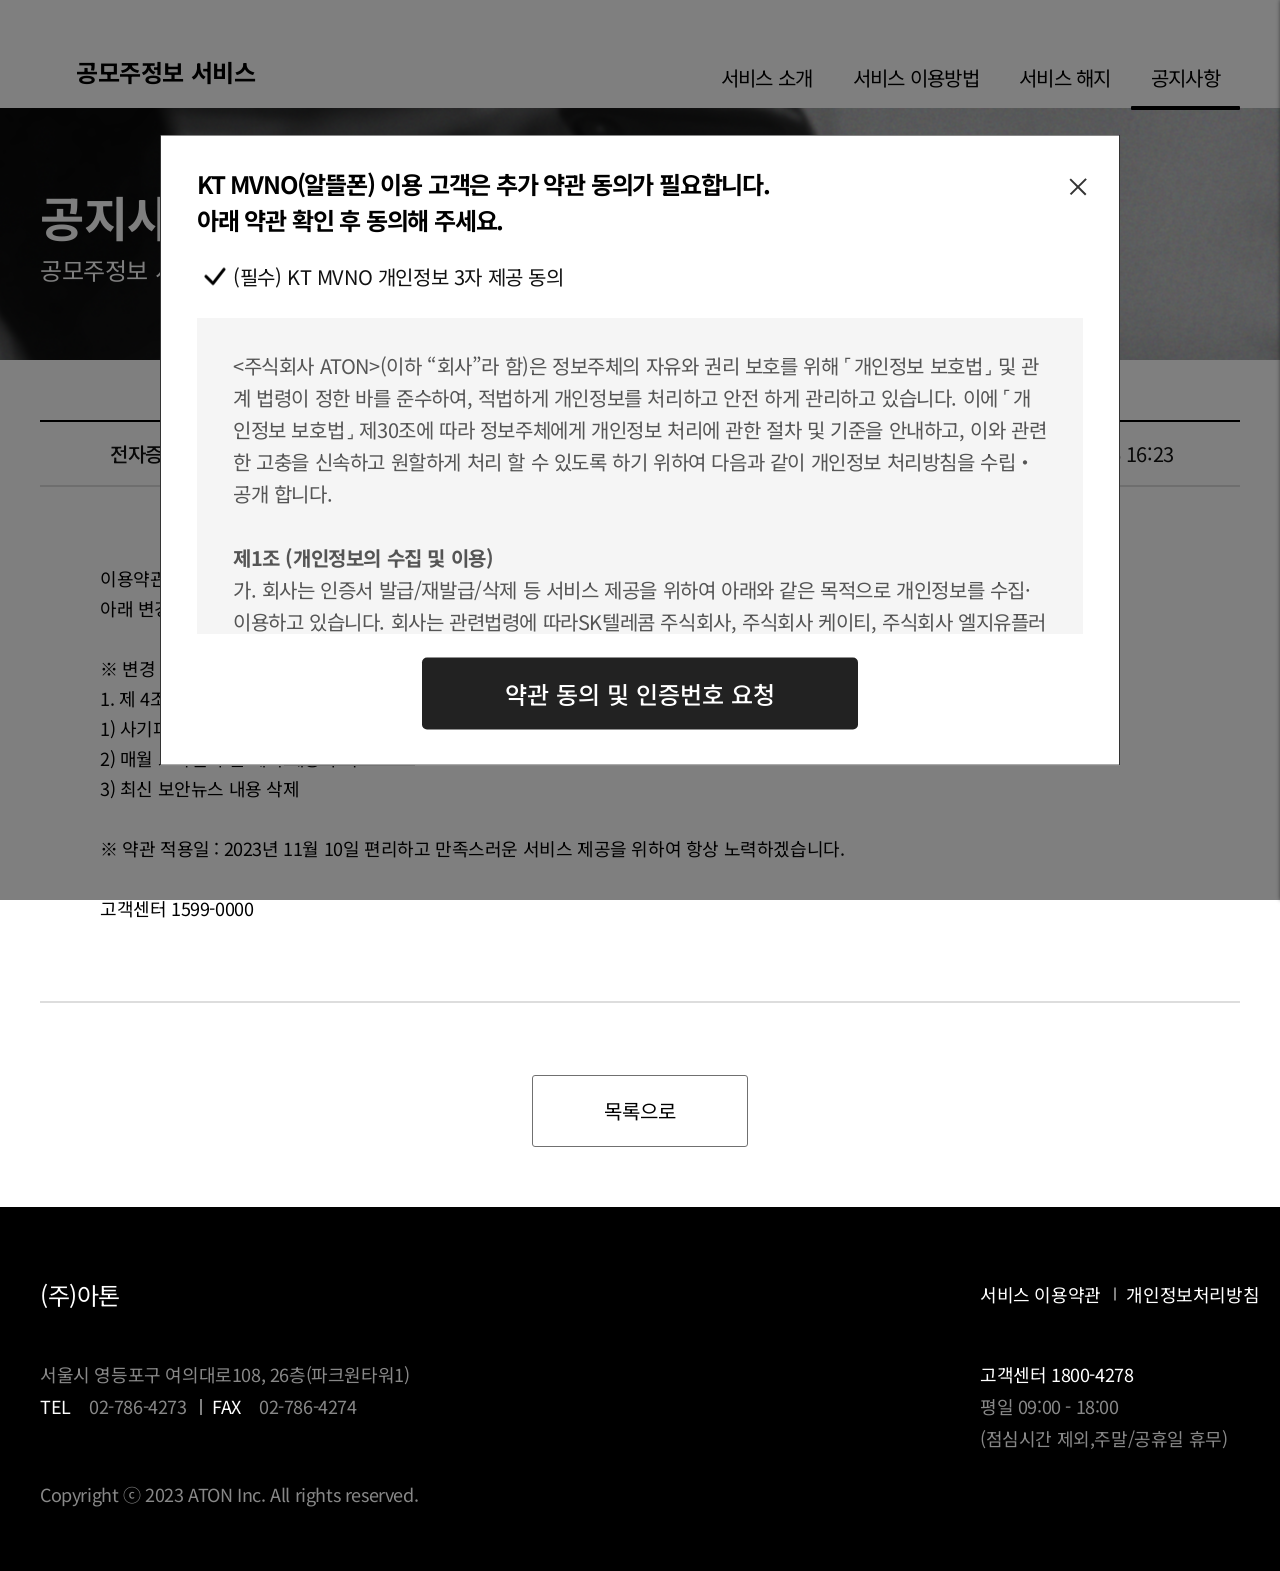
<file: homepage/html/privacy03.html>
<!DOCTYPE html>
<html lang="ko">
<head>
	<title>공모주정보서비스 홈페이지</title>
	<meta charset="UTF-8">
	<meta http-equiv="X-UA-Compatible" content="IE=edge">
	<meta name="viewport" content="width=device-width, initial-scale=1.0, maximum-scale=1.0, minimum-scale=1.0, user-scalable=no">

	<link rel="stylesheet" type="text/css" href="../css/reset.css">
	<link rel="stylesheet" type="text/css" href="../css/slick.css">
	<link rel="stylesheet" type="text/css" href="../css/passipo_homepage.css">
	
	<link href="https://fonts.googleapis.com/css2?family=Noto+Sans+KR:wght@100;300;400;500;700;900&display=block" rel="stylesheet">
	<link href="https://fonts.googleapis.com/css2?family=Gothic+A1:wght@400;500;700&display=swap" rel="stylesheet">
</head>

<body>
<header>
	<div class="inner">
		<div class="logo"><h1><strong>공모주정보 서비스</strong></h1></div>
		<div class="nav">
			<ul class="gnb" id="menu">
				<li data-menuanchor="page2"><a href="./index.html#section0"><span>서비스 소개</span></a></li>
				<li data-menuanchor="page3"><a href="./index.html#section2"><span>서비스 이용방법</span></a></li>
				<li data-menuanchor="page4"><a href="./index.html#section3"><span>서비스 해지</span></a></li>
				<li data-menuanchor="page5"><a href="notice_list.html" class="active"><span>공지사항</span></a></li>
			</ul>
		</div>
		<div class="btn_menu_toggle"><button type="button"><span>모바일 메뉴열기</span></button></div>
	</div>
</header>

<section>

	<div class="visual">
		<div class="visual_txt">
			<h3>공지사항</h3>
			<p class="txt">공모주정보 서비스의 다양한 소식을 알려드립니다. </p>
		</div>
		<div class="bg"></div>
	</div><!-- // visual -->

	<div class="page_board_wrap">
		
		<div class="board_view">
	
			<div class="board_title">
				<div class="inner">
					<p>전자증명서 서비스 일시 중지 공지</p>
					<span class="date">2021.06.26 16:23</span>
				</div>
			</div><!-- // board_title -->

			<div class="board_content">
				
				이용약관 내용이 변경되어 알려드립니다.<br />
				아래 변경되는 내용을 참고하시어 서비스 이용 부탁드립니다.<br /><br />
				
				※ 변경 내용 [이용약관(유료)]<br />
				1. 제 4조 (서비스의 내용)<br />
				1) 사기피해 이력 조회 기능 제공 추가<br />
				2) 매월 모바일 쿠폰 혜택 제공 추가<br />
				3) 최신 보안뉴스 내용 삭제 <br /><br />

				※ 약관 적용일 : 2023년 11월 10일  편리하고 만족스러운 서비스 제공을 위하여 항상 노력하겠습니다.<br /><br />

				고객센터 1599-0000

			</div><!-- // board_content -->

		</div><!-- // board_view -->


		

		<div class="pagination_wrap">
			<button type="button" class="btn_prev"><span>목록으로</span></button>
		</div>
		<!-- // pagination_wrap -->

		

	</div>
	<!-- // page_board_wrap -->

</section>


<div class="footer_wrap">
	<div class="footer">
		<div class="inner">
			<div class="row row1">
				<div class="private">
					<span><a href="#privacy01">서비스 이용약관</a></span>
					<span><a href="https://www.atoncorp.com/privacy" target="_blank">개인정보처리방침</a></span>
				</div>
				<div class="co_name">(주)아톤</div>
			</div>
			<div class="row row2">
				<div class="co_info">
					<address>서울시 영등포구 여의대로108, 26층(파크원타워1)</address>
					<dl>
						<dt>TEL</dt>
						<dd>02-786-4273</dd>
					</dl>
					<dl>
						<dt>FAX</dt>
						<dd>02-786-4274</dd>
					</dl>
				</div>
				<div class="customer">
					<dl>
						<dt>고객센터 1800-4278</dt>
						<dd>
							평일 09:00 - 18:00<br />
							(점심시간 제외,주말/공휴일 휴무) 
						</dd>
					</dl>
				</div>
			</div>
			<div class="copyright">Copyright ⓒ 2023 ATON Inc. All rights reserved.</div>
		</div>
	</div>
</div><!-- // footer_wrap -->




<div id="aside-nav" class="aside">
	<div class="btn-close"><button type="button"><span>메뉴닫기</span></button></div>
	<ul>
		<li><a href="./index.html#section0">서비스 소개</a></li>
		<li><a href="./index.html#section2">서비스 이용방법</a></li>
		<li><a href="./index.html#section3">서비스 해지</a></li>
		<li><a href="notice_list.html">공지사항</a></li>
	</ul>
</div>
<!-- // aside -->



<div class="layer privacy" id="privacy01" style="display:none;">
	<div class="inner">
		<div class="layer_header">
			<h2>서비스 이용약관</h2>
			<button type="button" class="btn_close"><span>닫기</span></button>
		</div>
		<div class="layer_content">

			<div class="txt_content">&lt;주식회사 ATON&gt;(이하 “회사”라 함)은 정보주체의 자유와 권리 보호를 위해 ⌜개인정보 보호법⌟ 및 관계 법령이 정한 바를 준수하여, 적법하게 개인정보를 처리하고 안전 하게 관리하고 있습니다. 이에 ⌜개인정보 보호법⌟ 제30조에 따라 정보주체에게 개인정보 처리에 관한 절차 및 기준을 안내하고, 이와 관련한 고충을 신속하고 원할하게 처리 할 수 있도록 하기 위하여 다음과 같이 개인정보 처리방침을 수립・공개 합니다.

				<strong>제1조 (개인정보의 수집 및 이용)</strong>
				가. 회사는 인증서 발급/재발급/삭제 등 서비스 제공을 위하여 아래와 같은 목적으로 개인정보를 수집·이용하고 있습니다. 회사는 관련법령에 따라SK텔레콤 주식회사, 주식회사 케이티, 주식회사 엘지유플러스, 서비스 이용기관(인증서를 이용하여 이용자의 전자서명정보와 전자서명검증정보의 합치성을 확인하려는 자)으로부터 제공 받거나 이용자로부터 직접 동의를 받아 개인정보를 수집·이용합니다.
				
				* 수집하거나 제공 받은 개인정보가 정보수정으로 수정된 경우에는 변경된 정보를 포함합니다.
				
				나. 회사는 법령에 따라 동의 없이 수집할 수 있는 자동생성정보(로그기록 및 서비스 계약이행 과정에서 자동적으로 생성되는 정보) 등을 상기 목적 범위 내에서 수집하여 이용할 수 있습니다. 또 고객이 선택동의사항에 대하여 동의할 경우 해당 개인정보를 해당 목적 범위 내에서 이용할 수 있습니다.
				
				다. 회사는 서비스 제공을 위하여 SK텔레콤 주식회사, 주식회사 케이티, 주식회사 엘지유플러스, 서비스 이용기관 등 제휴사 타 기관으로부터 제공 받는 개인정보를 관련법령을 준수하여 처리하고 보호합니다
				
				가. 회사는 인증서 발급/재발급/삭제 등 서비스 제공을 위하여 아래와 같은 목적으로 개인정보를 수집·이용하고 있습니다. 회사는 관련법령에 따라SK텔레콤 주식회사, 주식회사 케이티, 주식회사 엘지유플러스, 서비스 이용기관(인증서를 이용하여 이용자의 전자서명정보와 전자서명검증정보의 합치성을 확인하려는 자)으로부터 제공 받거나 이용자로부터 직접 동의를 받아 개인정보를 수집·이용합니다.

				<strong>제1조 (개인정보의 수집 및 이용)</strong>
				가. 회사는 인증서 발급/재발급/삭제 등 서비스 제공을 위하여 아래와 같은 목적으로 개인정보를 수집·이용하고 있습니다. 회사는 관련법령에 따라SK텔레콤 주식회사, 주식회사 케이티, 주식회사 엘지유플러스, 서비스 이용기관(인증서를 이용하여 이용자의 전자서명정보와 전자서명검증정보의 합치성을 확인하려는 자)으로부터 제공 받거나 이용자로부터 직접 동의를 받아 개인정보를 수집·이용합니다.
				
				* 수집하거나 제공 받은 개인정보가 정보수정으로 수정된 경우에는 변경된 정보를 포함합니다.
				
				나. 회사는 법령에 따라 동의 없이 수집할 수 있는 자동생성정보(로그기록 및 서비스 계약이행 과정에서 자동적으로 생성되는 정보) 등을 상기 목적 범위 내에서 수집하여 이용할 수 있습니다. 또 고객이 선택동의사항에 대하여 동의할 경우 해당 개인정보를 해당 목적 범위 내에서 이용할 수 있습니다.
				
				다. 회사는 서비스 제공을 위하여 SK텔레콤 주식회사, 주식회사 케이티, 주식회사 엘지유플러스, 서비스 이용기관 등 제휴사 타 기관으로부터 제공 받는 개인정보를 관련법령을 준수하여 처리하고 보호합니다
				
				가. 회사는 인증서 발급/재발급/삭제 등 서비스 제공을 위하여 아래와 같은 목적으로 개인정보를 수집·이용하고 있습니다. 회사는 관련법령에 따라SK텔레콤 주식회사, 주식회사 케이티, 주식회사 엘지유플러스, 서비스 이용기관(인증서를 이용하여 이용자의 전자서명정보와 전자서명검증정보의 합치성을 확인하려는 자)으로부터 제공 받거나 이용자로부터 직접 동의를 받아 개인정보를 수집·이용합니다.
			</div>
			

		</div>
	</div>
</div>
<!-- // layer -->




<div class="layer privacy" id="privacy02" style="display:none;">
	<div class="inner">
		<div class="layer_header">
			<h2>개인정보처리방침</h2>
			<button type="button" class="btn_close"><span>닫기</span></button>
		</div>
		<div class="layer_content">
			<div class="select_wrap">
				<select name="" id="">
					<option value="시행일 2023년 10월 30일">시행일 2023년 10월 30일</option>
					<option value="시행일 2023년 10월 31일">시행일 2023년 10월 31일</option>
					<option value="시행일 2023년 10월 32일">시행일 2023년 10월 32일</option>
				</select>
			</div>
			<div class="txt_content">&lt;주식회사 ATON&gt;(이하 “회사”라 함)은 정보주체의 자유와 권리 보호를 위해 ⌜개인정보 보호법⌟ 및 관계 법령이 정한 바를 준수하여, 적법하게 개인정보를 처리하고 안전 하게 관리하고 있습니다. 이에 ⌜개인정보 보호법⌟ 제30조에 따라 정보주체에게 개인정보 처리에 관한 절차 및 기준을 안내하고, 이와 관련한 고충을 신속하고 원할하게 처리 할 수 있도록 하기 위하여 다음과 같이 개인정보 처리방침을 수립・공개 합니다.

				제1조 (개인정보의 수집 및 이용)
				가. 회사는 인증서 발급/재발급/삭제 등 서비스 제공을 위하여 아래와 같은 목적으로 개인정보를 수집·이용하고 있습니다. 회사는 관련법령에 따라SK텔레콤 주식회사, 주식회사 케이티, 주식회사 엘지유플러스, 서비스 이용기관(인증서를 이용하여 이용자의 전자서명정보와 전자서명검증정보의 합치성을 확인하려는 자)으로부터 제공 받거나 이용자로부터 직접 동의를 받아 개인정보를 수집·이용합니다.
				
				* 수집하거나 제공 받은 개인정보가 정보수정으로 수정된 경우에는 변경된 정보를 포함합니다.
				
				나. 회사는 법령에 따라 동의 없이 수집할 수 있는 자동생성정보(로그기록 및 서비스 계약이행 과정에서 자동적으로 생성되는 정보) 등을 상기 목적 범위 내에서 수집하여 이용할 수 있습니다. 또 고객이 선택동의사항에 대하여 동의할 경우 해당 개인정보를 해당 목적 범위 내에서 이용할 수 있습니다.
				
				다. 회사는 서비스 제공을 위하여 SK텔레콤 주식회사, 주식회사 케이티, 주식회사 엘지유플러스, 서비스 이용기관 등 제휴사 타 기관으로부터 제공 받는 개인정보를 관련법령을 준수하여 처리하고 보호합니다
				
				가. 회사는 인증서 발급/재발급/삭제 등 서비스 제공을 위하여 아래와 같은 목적으로 개인정보를 수집·이용하고 있습니다. 회사는 관련법령에 따라SK텔레콤 주식회사, 주식회사 케이티, 주식회사 엘지유플러스, 서비스 이용기관(인증서를 이용하여 이용자의 전자서명정보와 전자서명검증정보의 합치성을 확인하려는 자)으로부터 제공 받거나 이용자로부터 직접 동의를 받아 개인정보를 수집·이용합니다.

				제1조 (개인정보의 수집 및 이용)
				가. 회사는 인증서 발급/재발급/삭제 등 서비스 제공을 위하여 아래와 같은 목적으로 개인정보를 수집·이용하고 있습니다. 회사는 관련법령에 따라SK텔레콤 주식회사, 주식회사 케이티, 주식회사 엘지유플러스, 서비스 이용기관(인증서를 이용하여 이용자의 전자서명정보와 전자서명검증정보의 합치성을 확인하려는 자)으로부터 제공 받거나 이용자로부터 직접 동의를 받아 개인정보를 수집·이용합니다.
				
				* 수집하거나 제공 받은 개인정보가 정보수정으로 수정된 경우에는 변경된 정보를 포함합니다.
				
				나. 회사는 법령에 따라 동의 없이 수집할 수 있는 자동생성정보(로그기록 및 서비스 계약이행 과정에서 자동적으로 생성되는 정보) 등을 상기 목적 범위 내에서 수집하여 이용할 수 있습니다. 또 고객이 선택동의사항에 대하여 동의할 경우 해당 개인정보를 해당 목적 범위 내에서 이용할 수 있습니다.
				
				다. 회사는 서비스 제공을 위하여 SK텔레콤 주식회사, 주식회사 케이티, 주식회사 엘지유플러스, 서비스 이용기관 등 제휴사 타 기관으로부터 제공 받는 개인정보를 관련법령을 준수하여 처리하고 보호합니다
				
				가. 회사는 인증서 발급/재발급/삭제 등 서비스 제공을 위하여 아래와 같은 목적으로 개인정보를 수집·이용하고 있습니다. 회사는 관련법령에 따라SK텔레콤 주식회사, 주식회사 케이티, 주식회사 엘지유플러스, 서비스 이용기관(인증서를 이용하여 이용자의 전자서명정보와 전자서명검증정보의 합치성을 확인하려는 자)으로부터 제공 받거나 이용자로부터 직접 동의를 받아 개인정보를 수집·이용합니다.
			</div>
			

		</div>
	</div>
</div>
<!-- // layer -->



<div class="layer privacy_agree active" id="privacy_agree01" style="display:block;">
	<div class="inner">
		<!-- <div class="layer_header">
			<h2>KT MVNO 개인정보 3자 제공 동의</h2>
		</div> -->
		<button type="button" class="btn_close"><span>닫기</span></button>
		<div class="layer_content">

			<div class="privacy_agree_wrap">
				<div class="tit">
					KT MVNO(알뜰폰) 이용 고객은 추가 약관 동의가 필요합니다.<br />
					아래 약관 확인 후 동의해 주세요.
				</div>

				<div class="checkbox_wrap">
					<input type="checkbox" checked disabled><!-- 기능상 필요 없으면 삭제해도 됨. -->
					<span class="checkmark"><img src="../images/ico_check_s_on.png" alt=""></span>
					<span class="txt">(필수) KT MVNO 개인정보 3자 제공 동의</span>
				</div>
			</div>
			<!-- // privacy_agree_wrap -->


			<div class="txt_content">
				&lt;주식회사 ATON&gt;(이하 “회사”라 함)은 정보주체의 자유와 권리 보호를 위해 ⌜개인정보 보호법⌟ 및 관계 법령이 정한 바를 준수하여, 적법하게 개인정보를 처리하고 안전 하게 관리하고 있습니다. 이에 ⌜개인정보 보호법⌟ 제30조에 따라 정보주체에게 개인정보 처리에 관한 절차 및 기준을 안내하고, 이와 관련한 고충을 신속하고 원할하게 처리 할 수 있도록 하기 위하여 다음과 같이 개인정보 처리방침을 수립・공개 합니다.

				<strong>제1조 (개인정보의 수집 및 이용)</strong>
				가. 회사는 인증서 발급/재발급/삭제 등 서비스 제공을 위하여 아래와 같은 목적으로 개인정보를 수집·이용하고 있습니다. 회사는 관련법령에 따라SK텔레콤 주식회사, 주식회사 케이티, 주식회사 엘지유플러스, 서비스 이용기관(인증서를 이용하여 이용자의 전자서명정보와 전자서명검증정보의 합치성을 확인하려는 자)으로부터 제공 받거나 이용자로부터 직접 동의를 받아 개인정보를 수집·이용합니다.
				
				* 수집하거나 제공 받은 개인정보가 정보수정으로 수정된 경우에는 변경된 정보를 포함합니다.
				
				나. 회사는 법령에 따라 동의 없이 수집할 수 있는 자동생성정보(로그기록 및 서비스 계약이행 과정에서 자동적으로 생성되는 정보) 등을 상기 목적 범위 내에서 수집하여 이용할 수 있습니다. 또 고객이 선택동의사항에 대하여 동의할 경우 해당 개인정보를 해당 목적 범위 내에서 이용할 수 있습니다.
				
				다. 회사는 서비스 제공을 위하여 SK텔레콤 주식회사, 주식회사 케이티, 주식회사 엘지유플러스, 서비스 이용기관 등 제휴사 타 기관으로부터 제공 받는 개인정보를 관련법령을 준수하여 처리하고 보호합니다
				
				가. 회사는 인증서 발급/재발급/삭제 등 서비스 제공을 위하여 아래와 같은 목적으로 개인정보를 수집·이용하고 있습니다. 회사는 관련법령에 따라SK텔레콤 주식회사, 주식회사 케이티, 주식회사 엘지유플러스, 서비스 이용기관(인증서를 이용하여 이용자의 전자서명정보와 전자서명검증정보의 합치성을 확인하려는 자)으로부터 제공 받거나 이용자로부터 직접 동의를 받아 개인정보를 수집·이용합니다.

				<strong>제1조 (개인정보의 수집 및 이용)</strong>
				가. 회사는 인증서 발급/재발급/삭제 등 서비스 제공을 위하여 아래와 같은 목적으로 개인정보를 수집·이용하고 있습니다. 회사는 관련법령에 따라SK텔레콤 주식회사, 주식회사 케이티, 주식회사 엘지유플러스, 서비스 이용기관(인증서를 이용하여 이용자의 전자서명정보와 전자서명검증정보의 합치성을 확인하려는 자)으로부터 제공 받거나 이용자로부터 직접 동의를 받아 개인정보를 수집·이용합니다.
				
				* 수집하거나 제공 받은 개인정보가 정보수정으로 수정된 경우에는 변경된 정보를 포함합니다.
				
				나. 회사는 법령에 따라 동의 없이 수집할 수 있는 자동생성정보(로그기록 및 서비스 계약이행 과정에서 자동적으로 생성되는 정보) 등을 상기 목적 범위 내에서 수집하여 이용할 수 있습니다. 또 고객이 선택동의사항에 대하여 동의할 경우 해당 개인정보를 해당 목적 범위 내에서 이용할 수 있습니다.
				
				다. 회사는 서비스 제공을 위하여 SK텔레콤 주식회사, 주식회사 케이티, 주식회사 엘지유플러스, 서비스 이용기관 등 제휴사 타 기관으로부터 제공 받는 개인정보를 관련법령을 준수하여 처리하고 보호합니다
				
				가. 회사는 인증서 발급/재발급/삭제 등 서비스 제공을 위하여 아래와 같은 목적으로 개인정보를 수집·이용하고 있습니다. 회사는 관련법령에 따라SK텔레콤 주식회사, 주식회사 케이티, 주식회사 엘지유플러스, 서비스 이용기관(인증서를 이용하여 이용자의 전자서명정보와 전자서명검증정보의 합치성을 확인하려는 자)으로부터 제공 받거나 이용자로부터 직접 동의를 받아 개인정보를 수집·이용합니다.
			</div>

			<div class="btn"><button type="button"><span>약관 동의 및 인증번호 요청</span></button></div>
		</div>
	</div>
</div>
<!-- // layer -->



<script type="text/javascript" src="https://ajax.googleapis.com/ajax/libs/jquery/1.12.4/jquery.min.js"></script>
<script type="text/javascript" src="../js/slick.min.js"></script>
<script type="text/javascript" src="../js/temp.js"></script>


</body>
</html>
</file>
<file: homepage/css/passipo_homepage.css>
body {
	opacity:0;
	animation-name: fadeIn;
	animation-duration: 0.2s;
	animation-delay:0.2s;
	animation-iteration-count:1;
	animation-timing-function: ease;
	animation-fill-mode: forwards;  
	font-family:'Noto Sans KR';
}
@keyframes fadeIn {
	0% {opacity:0;}
	100% {opacity:1;}
}

/* header */
body header {display:-ms-flexbox; display:flex; align-items:center; position:fixed; top:0; left:0; width:100%; height:108px; padding-top:36px; z-index:11; transition:all 0.2s ease;}
body header.home {background-color:transparent;}
body header .inner {display:-ms-flexbox; display:flex; justify-content:space-between;  align-items:center; width:100%; max-width:1200px; margin:0  auto;}
body header .inner div.nav {display:-ms-flexbox; display:flex;}
body header .logo {flex:1;}
body header .logo h1 {height:72px; padding:18px 36px; color:#fff;  font-weight:bold;}
body header .logo h1 strong {display:inline-block; font-size:24px; line-height:36px;}
body header div.nav {position:static; top:auto; right:auto; bottom:auto; background-color:rgba(0,0,0,0);}

body header ul {display:-ms-flexbox; display:flex;}
body header ul li {display:-ms-flexbox; display:flex; align-items:center; font-size:14px;}
body header ul li a {position:relative; padding:27px 20px 16px; color:#fff; text-decoration:none; transition:color 0.2s; letter-spacing:-0.05em;}
body header ul li a.active::before {content:""; position:absolute; bottom:0; left:0; width:100%; height:4px; background-color:#fff; border-radius:1px; transform:translateY(50%);}
body header ul li a span {color:#fff; font-size:20px; line-height:29px;}

body header.active {background-color:#fff; box-shadow:0 1px 2px rgba(0,0,0,0.06);}
body header.active .logo h1 {color:#000 !important; }
body header.active li a {color:#000;}
body header.active li a span {color:#000;}
body header.active li a.active::before {background-color:#000;}

body header:not(.home) .logo h1 {color:#000;}
body header:not(.home) ul li a {color:#000;}
body header:not(.home) ul li a.active::before {background-color:#000;}
body header:not(.home) ul li a span {color:#000;}

body header.aside_on .logo h1 {width:112px; height:25px; background-image:url('../images/index/ico_logo_pass_dark.png') !important}

@media only screen and (max-width:786px) {
	body header.mobile {height:48px; padding:6px 0;}
	body header.mobile h1 {height:36px; padding:9px 16px; color:#fff}
	body header.mobile h1 strong {font-size:0.875em; line-height:1.28571em;}
	body header.mobile:not(.home) .logo h1 {color:#fff;}
}

@supports ((-webkit-backdrop-filter: initial) or (backdrop-filter: initial)){
	body header.active {
	-webkit-backdrop-filter: saturate(180%) blur(20px);
    backdrop-filter: saturate(180%) blur(20px);
    background: var(rgba(251,251,253,0.86));}
	
}


.btn_menu_toggle {display:none; margin-right:15px;}
.btn_menu_toggle button {position:relative; width:24px; height:24px;}
.btn_menu_toggle button span {font-size:0; display:block; position:absolute; top:50%; left:50%; width:100%; height:2px; background-color:#fff; border-radius:2px; transform:translate(-50%,-50%); transition:all 0.2s;}
.btn_menu_toggle button::before,
.btn_menu_toggle button::after {content:""; display:block; position:absolute; left:50%; width:100%; height:2px; background-color:#fff; border-radius:2px; transform:translateX(-50%); transition:all 0.2s;}
.btn_menu_toggle button::before {top:10%;}
.btn_menu_toggle button::after {bottom:10%}

body header.aside_on .btn_menu_toggle button span {width:0; opacity:0;}
body header.aside_on .btn_menu_toggle button::before,
body header.aside_on .btn_menu_toggle button::after {top:50%; background-color:#999 !important; transform:translate(-50%, -50%);}
body header.aside_on .btn_menu_toggle button::before {transform:translate(-50%, -50%) rotate(45deg);}
body header.aside_on .btn_menu_toggle button::after {transform:translate(-50%, -50%) rotate(-45deg);}


body header.active .btn_menu_toggle button span,
body header.active .btn_menu_toggle button::before,
body header.active .btn_menu_toggle button::after {background-color:#222;}


@media only screen and (max-width:720px) {
	body header .inner {padding-left:20px;}
	body header .inner div.nav {display:none;}
}

@media only screen and (max-width:786px) {
	.btn_menu_toggle {display:block;}

	body header .inner div.nav {display:none;}
	body header {height:56px;}
}



div.header {box-sizing:border-box; position:fixed; left:0; width:100%; padding:0 60px; border-bottom:0;}





.aside {position:fixed; top:0; right:0; width:80%; height:100%; padding:24px 20px 0; background-color:#000; z-index:20; box-shadow:0 0 4px rgba(0,0,0,0.5); transform:translateX(100%); transition:all 0.2s ease;}
.aside.active {transform:translateX(0);}
.aside ul {margin-top:73px; padding:0 20px 0 24px;}
.aside ul li {}
.aside ul li + li {margin-top:24px;}
.aside ul li a {display:inline-block; position:relative; color:#fff; font-size:24px; line-height:32px; font-weight:500; text-decoration:none;}
.aside ul li a span {display:block; color:#fff; line-height:1em;}
.aside ul li a.active::before {content:""; display:block; position:absolute; bottom:0; left:0; width:100%; height:1px; background-color:#fff;}

.aside div.btn-close {text-align:right;}
.aside div.btn-close button {position:relative; width:36px; height:36px;}
.aside div.btn-close button::before,
.aside div.btn-close button::after {content:""; position:absolute; top:50%; left:50%; width:60%; height:1.5px; background-color:#fff;}
.aside div.btn-close button::before {transform:translate(-50%,-50%) rotate(45deg);}
.aside div.btn-close button::after {transform:translate(-50%,-50%) rotate(-45deg);}
.aside div.btn-close button span {color:transparent;}


.dim {position:fixed; top:0; right:0; bottom:0; left:0; background-color:rgba(0,0,0,0.7); z-index:2;}




div.layer.full {position:fixed; top:50%; left:50%; width:320px; min-height:50vh; max-height:80vh; /* z-index:10000; */ transform:translate(-50%, -50%); background-color:#fff; border:1px solid #333; border-radius:10px; overflow:hidden; z-index:10; /* animation-name:ani_full; animation-duration:0.2s; animation-iteration-count:1; */ }
div.layer.full .layer_content {height:50vh; padding:0 1.5em 1.5em; line-height:1.46666em; font-size:0.9375em; overflow-y:scroll; -webkit-overflow-scrolling:touch;}
div.layer.full header {/* display:flex; align-items:center; justify-content:center; position:-webkit-sticky; position:sticky; */ display:unset; position:relative; top:0; width:100%; height:48px; line-height:48px; background-color:#fff; text-align:center; /* transition:all 0.2s; */}
div.layer.full header div.inner {position:fixed; top:0; left:0; width:100%; height:inherit; z-index:1000;}
div.layer.full header.active div.inner {box-shadow:0px 3px 6px rgba(0,0,0,0.06);}
div.layer.full header h1 {font-size:18px; font-weight:bold;}
div.layer.full .close {/* display:flex; justify-content:center; align-items:center; */ position:fixed; top:0px; right:0px; width:48px; height:48px; /* background-color:#fff; */ border-radius:100%; color:#fff; font-size:0; z-index:2;}
div.layer.full .close button {position:relative; width:100%; height:100%;}
div.layer.full .close button::before,
div.layer.full .close button::after {content:""; display:block; position:absolute; top:50%; left:50%; width:40%; height:2px; background-color:#222;}
div.layer.full .close button::before {transform:translate(-50%,-50%) rotate(45deg)}
div.layer.full .close button::after {transform:translate(-50%,-50%) rotate(-45deg)}
@keyframes ani_full { 0% {transform:scale(0.8); opacity:0;} 100% {transform:scale(1); opacity:1;} }
@media only screen and (min-width:768px) {
	div.layer.full {left:50%; top:50%; width:500px; height:500px; min-height:auto; transform:translate(-50%, -50%); border:1px solid #333; border-radius:10px; overflow:hidden;}
	div.layer.full .layer_content {height:450px; overflow-y:scroll;}
}



/* 도트 구분 */
/* 공통 */
/* slick 도트 */
.slick-slider {position:static;}
.slick-arrow {display:none; position:absolute; top:50%; width:42px; height:42px; transform:translateY(-50%); z-index:100;
	background-repeat:no-repeat; background-position:center; background-size:contain; border-radius:100%; font-size:0;
}



/* 230818 수정 및 추가 */
/* 메인 비주얼 영억 */
.main_visual_wrap {position:relative; width:100%; height:100vh; background:url('../images/img_main_bg01.jpg') no-repeat center top / cover;}
.main_txt {position:absolute; top:50%; left:50%; width:100%; max-width:1222px; padding-left:22px; transform:translate(-50%,-50%); color:#fff; text-shadow:0 0 4px rgba(0,0,0,1);}
.main_txt div.tit {font-size:48px; line-height:1.29166em; font-weight:300; transition:all 0.2s ease;}
.main_txt p.txt {position:relative; margin-top:40px; font-size:18px; line-height:1.66666em;}

/* @media only screen and (max-width:1000px) {
	.main_txt div.tit {font-size:50px;}
	.main_txt p.txt {font-size:16px;}
} */

@media only screen and (max-width:768px) {
	.main_visual_wrap {background:url('../images/mobile_bg_001.jpg') no-repeat center top / cover;}
	.main_txt {top:15.13888%; left:0; padding:0 18px; text-align:center; transform: none;}
	.main_txt div.tit {font-size:28px; line-height:1.28571em;}
	.main_txt p.txt {margin-top:20px; font-size:14px; line-height:1.57142em;}
	.main_txt p.txt i {display:block;}
	.main_txt p.txt br {display:none;}
}
@media only screen and (min-width:720px) {
	
}
/* // 메인 비주얼 영억 */

/* 메인 하단 화살표 */
.scroll_down {position:absolute; bottom:36px; left:50%; transform:translateX(-50%); text-align:center;}
.scroll_down p.txt {padding-bottom:12px; color:#fff; text-transform:uppercase; letter-spacing:0.05em; font-size:10px;}
.scroll_down span.img {display:inline-block; width:10vw; max-width:60px;}
@media only screen and (min-width:720px) {
	.scroll_down {bottom:72px;}
	.scroll_down p.txt {padding-bottom:24px; font-size:12px;}
}
/* // 메인 하단 화살표 */



/* 서비스 소개 */
.passipo_info_wrap {background-color:#F0F0F0;}
.passipo_info_wrap .item .txtGroup {width:100%;}
.passipo_info_wrap .item .imgGroup {width:100%; position:relative; z-index:20;}


.passipo_info_wrap .passipo_slick_wrap {position:relative;  margin:0 auto;}
.passipo_info_wrap .item {display:flex; flex-direction:column; justify-content:space-between; width:100%;}
.passipo_info_wrap .item .txtGroup {min-height:225px; text-align:center; letter-spacing:-0.05em;}
.passipo_info_wrap .item .txtGroup div.tit {color:#000; font-size:16px; line-height:1.3em;}
.passipo_info_wrap .item .txtGroup div.txt {display:flex; flex-direction:column; gap:4px;}
.passipo_info_wrap .item .txtGroup div.txt dl {display:flex; gap:10px; font-size:18px; line-height:27px;;}
.passipo_info_wrap .item .txtGroup div.txt dl dt {color:#009DDF;}
.passipo_info_wrap .item .txtGroup div.txt dl dd {color:#555555;}
/* .passipo_info_wrap .item .txtGroup div.txt p {font-size:18px; line-height:1.44444em; font-weight:400; letter-spacing:-0.05em;}/ */
/* .passipo_info_wrap .item .txtGroup div.hastag {display:flex; flex-wrap:wrap;}
.passipo_info_wrap .item .txtGroup div.hastag span {display:inline-block; padding:7px 10px; color:#555; font-size:12px; line-height:1.83333em; border:1px solid #555; border-radius:1.83333em;} */

.passipo_info_wrap .passipo_slick_wrap .slick-arrow {width:72px; height:72px; z-index:1; background-color:#ff5500;}
.passipo_info_wrap .passipo_slick_wrap .slick-next {right:0; background:url('../images/ico_sldarrow_right.png') no-repeat left top / contain;}
.passipo_info_wrap .passipo_slick_wrap .slick-prev {left:0; background:url('../images/ico_sldarrow_left.png') no-repeat left top / contain;}

@media only screen and (max-width:719px) {
	.passipo_info_wrap .item {padding-top:73px; gap:28px;}
	.passipo_info_wrap .item .txtGroup div.txt {margin-top:12px;}
	
	.imgGroup .img_mobile {display:block; position:relative;}
	.imgGroup .img_mobile div.img {border-radius:12px 12px 0 0; overflow:hidden;}
	.passipo_info_wrap .item .txtGroup {padding:0 30px;}
	.passipo_info_wrap .item .txtGroup div.tit {font-size:24px;}
	.passipo_info_wrap .item .txtGroup div.txt p {padding:0 70px;}
	.passipo_info_wrap .item .txtGroup div.txt dl {font-size:14px;}

	.passipo_info_wrap .passipo_slick_wrap .slick-arrow {display:none !important; top:74px; width:48px; height:48px; transform:translateY(0);}
	.passipo_info_wrap .passipo_slick_wrap .slick-next {right:20px;}
	.passipo_info_wrap .passipo_slick_wrap .slick-prev {left:20px;}
	.passipo_info_wrap .item .imgGroup .img_mobile {display:block;}
	.passipo_info_wrap .item .imgGroup .img_pc {display:none;}

}
@media only screen and (min-width:720px) {
	.passipo_info_wrap {display:flex; align-items: center; width:100%; height:1080px;}
	.passipo_slick_wrap {width:1200px; height:696px;}
	.passipo_info_wrap .item {display:flex; flex-direction:row; justify-content:space-between; align-items:center; width:100%; max-width:1200px; margin:0 auto;}
	.passipo_info_wrap .item .txtGroup {height:auto; padding-left:60px; text-align:left;}
	.passipo_info_wrap .item .txtGroup div.tit {font-size:40px;}
	.passipo_info_wrap .item .txtGroup div.txt {margin-top:36px;}
	.passipo_info_wrap .item .txtGroup div.txt p {font-size:36px;}
	.passipo_info_wrap .item .imgGroup {position:relative; min-width:640px; width:640px;}
	.passipo_info_wrap .passipo_slick_wrap .slick-arrow {top:50%; width:72px; height:72px; z-index:10;}
	.passipo_info_wrap .passipo_slick_wrap .slick-next {right:0; transform:translateX(100%);}
	.passipo_info_wrap .passipo_slick_wrap .slick-prev {left:0; transform:translateX(-100%);}
	.imgGroup .img_mobile {display:none;}
	.imgGroup .img_pc {display:block;}
}
/* // 서비스 소개 */



/* 앱 설치 */
.store_wrap {display:block; align-items:center; width:100%; height:100%; margin:0 auto; text-align:center; background-color:#333; background-image:url('../images/mobile_bg_02.jpg'); background-repeat:no-repeat; background-size:cover;}
.store_wrap .inner {display:flex; flex-direction:column; justify-content:center; row-gap:120px; width:100%; max-width:1200px; min-height:100vh; margin:0 auto; color:#fff;}
.store_wrap .inner div.txt_wrap {text-shadow:0 0 4px rgba(0,0,0,1);}
.store_wrap p.txt {font-size:24px; line-height:1.33333em; font-weight:400; text-align:center;}
.store_wrap p.txt strong {font-weight:500;}
.store_wrap p.small_txt {margin-top:12px; color:#fff; font-size:14px; line-height:1.57142em; text-align:center;}

.store_wrap .btn_group {display:inline-flex; flex-direction:column; align-items:center; row-gap:8px;}
.store_wrap .btn_group button {width:152px;}

@media only screen and (min-width:720px) {
	.store_wrap {height:100vh; background-image:url('../images/img_main_bg02.jpg'); background-position:center top; text-align:left;}
	.store_wrap .inner {height:100vh;}
	.store_wrap p.txt {font-size:48px;}
	.store_wrap p.small_txt {margin-top:29px; font-size:20px;}
	.store_wrap .btn_group {gap:12px;}
	.store_wrap .btn_group button {width:224px;}
}
/* // 앱 설치 */


/* 통신사 앱 선택 */
.telecom_group {display:flex; justify-content:center; gap:61px;}
.telecom_group .telecom_item {width:401px; border-radius:10px; overflow:hidden;;}
.telecom_group .telecom_item div.tit {padding:7px 0 6px; background-color:#fff; color:#000; text-align:center;}
.telecom_group .telecom_item div.tit strong {display:inline-block; font-size:18px; line-height:27px; font-weight:bold;}
.telecom_group .telecom_item .btn_group {width:100%; padding:30px; background-color:rgba(245,245,245, 0.3);}
.telecom_group .telecom_item .btn_group button {display:block; width:224px; height:72px;}
.telecom_group .telecom_item .btn_group button span {display:block; line-height:1;}
@media only screen and (max-width:720px) {
	.store_wrap .inner {gap:40px;}
	.telecom_group {flex-direction:column; align-items:center; gap:20px;}
	.telecom_group .telecom_item {width:240px; border-radius:6px;}
	.telecom_group .telecom_item div.tit {padding:5px 0;}
	.telecom_group .telecom_item div.tit strong {font-size:14px; line-height:20px;}
	.telecom_group .telecom_item .btn_group {padding:20px 0;}
	.telecom_group .telecom_item .btn_group button {width:152px; height:48px;}
}
/* 통신사 앱 선택 */



/* 휴대폰안심 서비스 해지 */
.unaccount_wrap {width:88.88888vw; max-width:786px; margin:0 auto; padding:60px 0 76px;}
.unaccount_wrap div.tit {padding-bottom:8px; border-bottom:2px solid #000;}
.unaccount_wrap div.tit strong {display:inline-block; font-size:24px; line-height:1.5em;}
.unaccount_wrap .telecoms div.row {display:flex; align-items:flex-start; width:100%; padding:36px 0 12px; gap:18px; border-bottom:1px solid #ddd;}
.unaccount_wrap .telecoms div.row strong {display:inline-block; min-width:70px; font-size:14px; line-height:1.28571em;}
.unaccount_wrap .telecoms div.row div.check_wrap label {display:inline-block; position:relative; padding-left:2em; font-size:14px;}
.unaccount_wrap .telecoms div.row div.check_wrap label + label {margin-left:12px;}
.unaccount_wrap .telecoms div.row div.check_wrap label input {position:absolute; top:0; left:0; width:0; height:0; opacity:0;}
.unaccount_wrap .telecoms div.row div.check_wrap label input + span.checkmark {position:absolute; top:50%; left:0; width:1.28571em; height:1.28571em; border:1px solid #888; background-color:#fff; border-radius:100%; transform:translateY(-50%);}
.unaccount_wrap .telecoms div.row div.check_wrap label input + span.checkmark::before {content:""; display:block; position:absolute; top:50%; left:50%; width:50%; height:50%; background-color:transparent; border-radius:100%; transform:translate(-50%,-50%); transition:all 0.1s ease;}
.unaccount_wrap .telecoms div.row div.check_wrap label input ~ span.txt {color:#888; font-weight:400;}
.unaccount_wrap .telecoms div.row div.check_wrap label input:checked + span.checkmark {background-color:#fff;}
.unaccount_wrap .telecoms div.row div.check_wrap label input:checked + span.checkmark::before {background-color:#333;}
.unaccount_wrap .telecoms div.row div.check_wrap label input:checked ~ span.txt {color:#000;}
.unaccount_wrap .telecoms p.txt {margin-top:0.66666em; font-size:0.75em; color:#888;}

.unaccount_wrap .phonenumber_wrap div.item {display:flex; justify-content:space-between; align-items:center; position:relative; width:100%; padding:12px 0; border-bottom:1px solid #ddd;}
.unaccount_wrap .phonenumber_wrap strong.tit {display:inline-block; min-width:70px; font-size:14px; white-space:nowrap;}
.unaccount_wrap .phonenumber_wrap .ipt_set {flex:1; position:relative;}
.unaccount_wrap .phonenumber_wrap .ipt_set input {width:100%; height:36px; padding:0 1em; border:0 none; background-color:#fff; font-size:14px;}
.unaccount_wrap .phonenumber_wrap .ipt_set input::placeholder {font-size:10px; letter-spacing:-0.05em;}
.unaccount_wrap .phonenumber_wrap .ipt_set span.timer {position:absolute; top:50%; right:0; transform:translateY(-50%); color:#ff0000; font-size:10px; line-height:24px;}
.unaccount_wrap .phonenumber_wrap button {width:68px; height:36px; margin-left:12px; background-color:#333; border-radius:2px;}
.unaccount_wrap .phonenumber_wrap button span {display:block; color:#fff; font-size:12px;}
.unaccount_wrap .phonenumber_wrap button:disabled {background-color:#ddd;}
.unaccount_wrap .phonenumber_wrap button:disabled span {color:#888;}
.unaccount_wrap .phonenumber_wrap div.item.focus {border-bottom-color:#000;}
.unaccount_wrap .phonenumber_wrap p.error_txt {margin-top:0.66666em; color:#FF0000; font-size:14px; line-height:1.42857em;}

.unaccount_wrap > div.btn {margin-top:36px; text-align:center;}
.unaccount_wrap > div.btn button {width:320px; height:48px; background-color:#333;}
.unaccount_wrap > div.btn button strong {color:#fff; font-size:14px;}

.unaccount_wrap .guide_txt {margin-top:24px; font-size:0.75em;}
.unaccount_wrap .guide_txt p + p {margin-top:6px;}
.unaccount_wrap .guide_txt p.em {color:#ff0000; line-height:1.66666em;}
.unaccount_wrap .guide_txt p.txt {color:#888; line-height:1.55555em;}

@media only screen and (min-width:720px) {
	.unaccount_wrap {padding:92px 0 118px;}
	.unaccount_wrap div.tit {border-bottom-width:3px;}
	.unaccount_wrap div.tit strong {font-size:40px;}
	.unaccount_wrap .phonenumber_wrap div.item {padding:20px 0;}
	.unaccount_wrap .phonenumber_wrap strong.tit {width:118px; min-width:118px; font-size:20px; line-height:1.2em;}
	.unaccount_wrap .phonenumber_wrap .ipt_set input {height:72px; font-size:20px;}
	.unaccount_wrap .phonenumber_wrap .ipt_set input::placeholder {font-size:inherit;}
	.unaccount_wrap .phonenumber_wrap .ipt_set span.timer {font-size:18px;}
	.unaccount_wrap .phonenumber_wrap button {width:180px; height:72px; margin-left:36px; border-radius:5px;}
	.unaccount_wrap .phonenumber_wrap button span {font-size:20px; line-height:1.2em;}
	.unaccount_wrap .phonenumber_wrap p.error_txt {font-size:18px;}

	.unaccount_wrap .telecoms div.row {align-items:center; gap:0; padding:23px 0 20px 0;}
	.unaccount_wrap .telecoms div.row strong {min-width:118px; font-size:20px; line-height:1.2em; line-height:unset;}
	.unaccount_wrap .telecoms div.row div.check_wrap {margin-left:50px;}
	.unaccount_wrap .telecoms div.row div.check_wrap label {padding-left:44px; font-size:24px;}
	.unaccount_wrap .telecoms div.row div.check_wrap label + label {margin-left:36px;}
	.unaccount_wrap .telecoms div.row div.check_wrap label input ~ span.txt {font-size:20px; line-height:1.2em;;}
	.unaccount_wrap .telecoms p.txt {font-size:16px; line-height:1.5em;}

	.unaccount_wrap > div.btn {margin-top:72px;}
	.unaccount_wrap > div.btn button {width:436px; height:96px; border-radius:5px;}
	.unaccount_wrap > div.btn button strong {font-size:24px;}

	.unaccount_wrap .guide_txt {margin-top:60px; font-size:1em;}
	.unaccount_wrap .guide_txt p + p {margin-top:24px;}
	.unaccount_wrap .guide_txt p.em {font-weight:500;;}
}
/* // 휴대폰안심 서비스 해지 */

/* 하단 공통 */
.footer_wrap {display:flex; justify-content:center; align-items:center; width:100%; background-color:#000;}
	
.footer_wrap div.footer {position:relative; width:1200px; max-width:100%; margin:0 auto; padding:48px 0 36px; color:#fff; font-size:12px; line-height:1.66666em; text-align:center;}
.footer_wrap div.footer .inner div.row {width:100%;}
.footer_wrap div.footer .private {white-space:nowrap;}
.footer_wrap div.footer .private span {position:relative; color:#fff;}
.footer_wrap div.footer .private span + span {margin-left:10px; padding-left:11px;}
.footer_wrap div.footer .private span + span::before {content:""; display:block; position:absolute; top:50%; left:0; width:1px; height:50%; background-color:#fff; transform:translate(-50%,-50%);}
.footer_wrap div.footer .private a {color:#fff; text-decoration:none;}

.footer_wrap div.footer .co_name  {margin-top:24px;}

.footer_wrap div.footer .co_info dl,
.footer_wrap div.footer .co_info dl dt,
.footer_wrap div.footer .co_info dl dd {display:inline-block;}

.footer_wrap div.footer dt {color:#fff;}
.footer_wrap div.footer dd,
.footer_wrap div.footer address {color:#888;}

.footer_wrap div.footer dl + dl {position:relative; margin-left:10px; padding-left:11px;}
.footer_wrap div.footer dl + dl::before {content:""; display:block; position:absolute; top:50%; left:0; width:1px; height:50%; background-color:#fff; transform:translate(-50%,-50%);}

.footer_wrap div.footer dt a {color:#fff; text-decoration:none;}
.footer_wrap div.footer dd {padding-left:0.75em;}
.footer_wrap div.footer dd a {color:#888; text-decoration:none;}

.footer_wrap div.footer div.customer {margin-top:24px;}
.footer_wrap div.footer div.copyright {margin-top:24px; color:#888}

@media only screen and (max-width:1000px) {
}

@media only screen and (max-width:786px) {
}

@media only screen and (min-width:720px) {
	.footer_wrap div.footer {padding:72px 0 60px; font-size:18px; line-height:1.77777em; text-align:left;}
	.footer_wrap div.footer .co_name {margin-top:0; font-size:24px}
	.footer .inner div.row {display:flex; justify-content:space-between; align-items:flex-start;}
	.footer .inner div.row.row1 {flex-direction:row-reverse;}
	.footer .inner div.row.row2 {margin-top:48px;}
	.footer_wrap div.footer .private,
	.footer_wrap div.footer .customer {margin-top:0; width:260px;}
	.footer_wrap div.footer div.customer {margin-top:0;}
	.footer_wrap div.footer div.customer dd {padding-left:0;}
	.footer_wrap div.footer div.copyright {margin-top:24px;}
}
/* // 하단 공통 */

/* // 230818 수정 및 추가 */




/* 페이지 상단 비주얼 영역 */
.visual {position:relative; margin-top:108px; overflow:hidden;}
.visual_txt {display:flex; flex-direction:column; justify-content:center; position:relative; z-index:1; max-width:1200px; height:252px; margin:0 auto; color:#fff; transition:all 0.2s;}
.visual_txt h3 {font-size:48px; line-height:71px;}
.visual_txt p.txt {font-size:24px; line-height:36px;}
.visual div.bg {position:absolute; top:0; left:0; width:100%; height:100%; color:transparent; background-image:url('../images/img_board_bg.png'); background-repeat:no-repeat; background-position:center top; background-size:cover;}
@media only screen and (max-width:786px) {
	.visual {margin-top:0;}
	.visual_txt {height:50vw; min-height:180px; padding:0 20px;}
	.visual_txt h3 {font-size:28px; line-height:41px;}
	.visual_txt p.txt {font-size:14px; line-height:20px;}
	.visual div.bg {background-image:url('../images/img_board_bg_m.png'); background-size:cover;}
}


/* 테이블 컨텐츠 */
.board_list {margin-top:24px;}
table.boardTable {width:100%; max-width:1200px; margin:0 auto; font-size:1.125em;}
table.boardTable thead tr > th,
table.boardTable thead tr > td {min-height:60px; text-align:center;}
table.boardTable thead th {height:60px; padding:1em; border-top:2px solid #000; border-bottom:1px solid #eee; font-weight:700; text-align:center;}

table.boardTable tbody tr td {border-bottom:1px solid #ddd;}
table.boardTable tbody td {padding:0.91666em 0; background-color:#fff;}

table.boardTable th.list-title {width:100%;}
table.boardTable th.list-title div.default {display:block;}
table.boardTable th.list-title div.mobile {display:none;}

table.boardTable td {width:100%;}
table.boardTable .list-date {min-width:200px;}

table.boardTable td.list-title {padding-left:60px; font-weight:500;}
table.boardTable td.list-date {font-weight:400; text-align:center;}
table.boardTable td.list-title div.default {display:block; font-weight:500; line-height:26px;}
table.boardTable td.list-title div.mobile {display:none;}
@media screen and (max-width:1000px) {
    
}
@media screen and (max-width:786px) {
	.board_list {margin-top:8px; border-top:1px solid #eee; border-top:0;}
    table.boardTable {font-size:1em;}
    table.boardTable thead {display:none;}
    table.boardTable tbody tr {display:flex; justify-content:space-between; align-items:center; border-bottom:1px solid #eee;}
	table.boardTable thead tr > td {min-height:auto;}
    table.boardTable tbody tr td.list-title {flex:1; position:relative; padding:0.8125em 3em 0.8125em 0.75em;}
	table.boardTable tbody tr td.list-title::after {content:""; display:block; position:absolute; top:50%; right:15px; width:9px; height:9px; border-width:1px 1px 0 0; border-style:solid; border-color:#bbb; transform:rotate(45deg); transform-origin:100% 0;}
    table.boardTable tbody tr td {border-bottom:0 none;}
    table.boardTable td.list-date {display:none;}
    
    table.boardTable td.list-title div.default {display:none;}
    table.boardTable td.list-title div.mobile {display:block; font-weight:400;}
    table.boardTable td.list-title div.mobile p.title {color:#000; font-size:0.875em; line-height:1.42857em;}
	table.boardTable td.list-title div.mobile p.title strong {font-weight:inherit;}
    table.boardTable td.list-title div.mobile span {display:inline-block; color:#999; font-size:0.75em; line-height:20px;}
}

@media screen and (max-width:600px) {
    table.boardTable {font-size:1em;}
}

table.dataTable {width:100%; font-size:1.125em;}
table.dataTable thead tr {height:70px;}
table.dataTable thead th {width:15%; background-color:#f9f9f9;}
table.dataTable tbody tr {height:70px;}
table.dataTable tbody tr td {border-bottom:1px solid #eee; white-space:nowrap;}
table.dataTable tbody td {width:auto; padding:1em 0; background-color:#fff; text-align:center;}
table.dataTable tbody td:first-of-type {padding-left:2em; text-align:left;}
/* // 테이블 컨텐츠 */


.page_board_wrap {padding:60px 0;}

.page_search_wrap .inner {display:flex; justify-content:space-between; align-items:center; max-width:1200px; min-width:320px; margin:0 auto;}
.page_search_wrap .inner div.search_word p {font-size:18px; line-height:24px;}
.page_search_wrap .inner div.search_word p strong {font-weight:bold;}

.page_search_wrap .inner div.search_form {display:flex; align-items:center; gap:10px; background-color:#f5f5f5;}
.page_search_wrap .inner div.search_form div input {width:274px; padding-left:24px; background-color:transparent; border:0 none; color:#000; font-size:18px; line-height:48px; letter-spacing:-0.05em;}
.page_search_wrap .inner div.search_form div input::placeholder {color:#888; font-size:inherit}
.page_search_wrap .inner div.search_form button {width:48px; height:48px;}
.page_search_wrap .inner div.search_form button span {display:inline-block; width:36px; height:36px;}
@media screen and (max-width:1200px) {
	.page_board_wrap {padding-left:1.25em; padding-right:1.25em;}
}
@media screen and (max-width:786px) {
	.page_board_wrap {padding:1.875em 1.25em; background-color:#f5f5f5;}
	.page_search_wrap .inner {flex-direction:column-reverse; gap:20px;}
	.page_search_wrap .inner div.search_word p {font-size:1em; font-weight:normal;}
	.page_search_wrap .inner div.search_word {width:100%;}
	.page_search_wrap .inner div.search_form {width:100%; border-bottom:1.5px solid #000;}
	.page_search_wrap .inner div.search_form div {flex:1;}
	.page_search_wrap .inner div.search_form div input {width:100%; height:40px; padding:0 4px; font-size:16px; line-height:40px;}
	.page_search_wrap .inner div.search_form button {width:32px; height:40px; text-align:right;}
	.page_search_wrap .inner div.search_form button span {width:24px; height:24px;}
}


/* 공지사항 페이지 */
.pagination_wrap {width:100%; max-width:1200px; margin:0 auto; margin-top:72px; text-align:center;}
.pagination_wrap .pagination {display:flex; justify-content:center; align-items:center; text-align:center;}
.pagination_wrap .pagination a {display:inline-block; margin:0 2px; padding:0 8px; color:black; font-size:20px; line-height:20px; text-decoration:none;}
.pagination_wrap .pagination a.prev {margin:0 4px;}
.pagination_wrap .pagination a.next {margin:0 4px;}
.pagination_wrap .pagination a.active {font-weight:bold;}
.pagination_wrap .pagination a img {display:block; width:36px; height:36px; font-size:0;}
.pagination_wrap button {display:inline-block; width:216px; height:72px; border:1px solid #707070; border-radius:3px; background-color:#fff;}
.pagination_wrap button span {color:#000; font-size:20px; font-weight:400;}
/* .pagination + button {margin-top:20px;}
.pagination_wrap button.btn_more {display:none;}
.pagination_wrap button.btn_prev {display:inline-block; width:216px; height:72px; background-color:transparent; border:1px solid #ddd;}
.pagination_wrap button.btn_prev span {color:#000;} */
@media screen and (max-width:786px) {
	.pagination_wrap {margin-top:20px;}
	.pagination_wrap .pagination {display:flex;}
	.pagination_wrap .pagination a {font-size:0.875em;}
	.pagination_wrap .pagination a img {width:24px; height:24px;}
	.pagination_wrap button {display:block; width:100%; height:48px; border-color:transparent; background-color:#333; color:#fff;}
	.pagination_wrap button span {color:#fff; font-size:14px; font-weight:400;}
	/* .pagination_wrap button {border-radius:3px;}
	.pagination_wrap button.btn_more {display:none;}
	.pagination_wrap button.btn_prev {width:100%; height:48px; background-color:#333; border-color:transparent;}
	.pagination_wrap button.btn_prev span {color:#fff;} */
}
/* // 공지사항 페이지 */



/* 공지사항 데이터 없음 */

.board_list .nodata_td {height:264px; text-align:center;}
.board_list .nodata_td div.danoda p {font-size:20px; line-height:1.42857em;}

.board_list .notfound {display:inline-block; text-align:left;}
.board_list .notfound div.tit {color:#000; font-size:18px; line-height:1.5em;}
.board_list .notfound div.tit strong {font-weight:bold;}
.board_list .notfound ul {margin-top:20px; padding-left:12px;}
.board_list .notfound ul li {position:relative; padding-left:0.625em; color:#999; font-size:16px; line-height:1.75em;}
.board_list .notfound ul li::before {content:"·"; display:block; position:absolute; top:0; left:0; color:inherit; font-size:inherit; line-height:inherit; font-weight:bold;}

@media screen and (max-width:786px) {
	.board_list .nodata_td {display:flex; justify-content:center; align-items:center; width:100%; height:398px; padding:0 20px;}
	.board_list table.boardTable td.nodata_td {background-color:transparent;}
	.board_list .nodata_td div.nodata p {font-size:14px;}
	.board_list .notfound div.tit {font-size:14px;}
	.board_list .notfound ul {padding-left:0;}
	.board_list .notfound ul li {font-size:14px;}
}
/* // 공지사항 데이터 없음 */



/* 게시판 상세 */
.board_view {width:100%; max-width:1200px; margin:0 auto; border-top:2px solid #000; border-bottom:2px solid #ddd;}
.board_view .board_title {border-bottom:2px solid #ddd;}
.board_view .board_title div.inner {display:flex; justify-content:space-between; align-items:flex-start; padding:21.5px 0; padding-left:70px;}
.board_view .board_title div.inner p {font-weight:500; font-size:20px;}
.board_view .board_title div.inner span.date {display:block; width:282px; font-size:20px; text-align:center;}

.board_view .board_content {padding:77px 60px; color:#000; font-size:18px; line-height:1.66666em;}

@media screen and (max-width:786px) {
	.board_view {background-color:#fff; border-radius:3px; border-top:0; border-bottom:0;}
	.board_view .board_title {border-bottom:1px solid #f8f8f8;}
	.board_view .board_title div.inner {display:block; padding:13px 12px; }
	.board_view .board_title div.inner p {font-size:0.875em;}
	.board_view .board_title div.inner span.date {width:auto; color:#999999; font-size:0.75em; line-height:1.5em; text-align:left;}
	.board_view .board_content {padding:24px 12px; color:#999; font-size:0.875em; line-height:1.57142em;}
}
/* // 게시판 상세 */




/* 서비스 이용약관, 개인정보 처리방침용 팝업 */
.layer.privacy {position:fixed; top:50%; left:50%; width:100%; max-width:960px; transform:translate(-50%,-50%); background-color:#fff; z-index:1;}
.layer.privacy .layer_header {display:flex; justify-content:space-between; align-items:center; position:relative; background-color:#333;}
.layer.privacy .layer_header h2 {height:60px; padding:0 24px; color:#fff; font-size:18px; line-height:60px; font-weight:500; text-align:left;}
.layer.privacy .layer_header button.btn_close {position:absolute; top:50%; right:24px; width:36px; height:36px; color:transparent; transform:translateY(-50%);}
.layer.privacy .layer_header button.btn_close span {display:block; width:100%; height:100%; color:transparent;}
.layer.privacy .layer_header button.btn_close::before,
.layer.privacy .layer_header button.btn_close::after {content:""; position:absolute; top:50%; left:50%; width:72%; height:1.5px; background-color:#fff;}
.layer.privacy .layer_header button.btn_close::before {transform:translate(-50%,-50%) rotate(45deg);}
.layer.privacy .layer_header button.btn_close::after {transform:translate(-50%,-50%) rotate(-45deg);}

.layer.privacy .layer_content {display:flex; flex-direction:column; width:100%; height:100%; max-height:70.09259vh; padding:0 0 36px 0; border:1px solid #333;}
.layer.privacy .layer_content div.select_wrap {margin:0 36px; background:#f5f5f5 url('../images/ico_arrow_down_s.png') no-repeat center right 6px / 36px;}
.layer.privacy .layer_content div.select_wrap select {width:100%; height:48px; padding:0 20px; background-color:transparent; border:0 none; font-size:0.875em; line-height:2.4em; font-family:'Noto Sans KR';}

.layer.privacy .layer_content .txt_content {margin-top:24px; padding:0 36px 36px; flex:1; color:#555; font-size:18px; line-height:1.66666em; overflow-y:auto; white-space:pre-line;}
@media screen and (max-width:786px) {
	.layer.privacy {top:0; left:0; width:100%; height:100vh; transform:unset; z-index:20}
	.layer.privacy .layer_header {justify-content:center;}
	.layer.privacy .layer_header h2 {height:48px; font-size:16px; line-height:48px;}
	.layer.privacy .layer_header button.btn_close {right:11px;}
	.layer.privacy .inner {display:flex; flex-direction:column; justify-content:space-between; width:100%; height:100%;}
	
	.layer.privacy .layer_content {flex:1; height:auto; max-height:unset; padding:0; border:0; overflow-y:auto;}
	.layer.privacy .layer_content div.select_wrap {margin:24px 24px 0;}
	.layer.privacy .layer_content .txt_content {padding:0 24px 24px; font-size:0.875em;}
}
/* // 서비스 이용약관, 개인정보 처리방침용 팝업 */


/* 슬라이드 인디게이터 */
.img_mobile ul.phone_inner_dot {position:absolute; bottom:12px; left:50%; transform:translateX(-50%); font-size:0;}
.img_mobile ul.phone_inner_dot li {display:inline-block;}
.img_mobile ul.phone_inner_dot li + li {margin-left:8px}
.img_mobile ul.phone_inner_dot li button {width:6px; height:6px; transition:all 0.2s; background-color:rgba(0,0,0,0.3); border-radius:10px;}
.img_mobile ul.phone_inner_dot li.slick-active button {width:18px; background-color:rgba(0,0,0,1);}

.passipo_slick_wrap ul.main_dot {position:absolute; top:80%; left:60px; font-size:0;}
.passipo_slick_wrap ul.main_dot li {display:inline-block;}
.passipo_slick_wrap ul.main_dot li + li {margin-left:10px}
.passipo_slick_wrap ul.main_dot li button {width:8px; height:8px; transition:all 0.2s; background-color:rgba(0,0,0,0.3); border-radius:10px;}
.passipo_slick_wrap ul.main_dot li.slick-active button {width:29px; background-color:rgba(0,0,0,1);}
/* // 슬라이드 인디게이터 */
@media only screen and (max-width:786px) {
	.passipo_slick_wrap ul.main_dot {top:48px; left:50%; transform:translateX(-50%);}
	.passipo_slick_wrap ul.main_dot li {}
	.passipo_slick_wrap ul.main_dot li + li {margin-left:4px}
	.passipo_slick_wrap ul.main_dot li button {width:5px; height:5px;}
	.passipo_slick_wrap ul.main_dot li.slick-active button {width:18px;}
}



/* 가입관련 약관동의 + a */
#section3 p.error_txt {margin-top:12px; color:#ff0000; font-size:14px; line-height:1.42857em; font-weight:500;}
.signTab {display:flex; margin-top:24px;}
.signTab button {width:100%; height:36px; background-color:#ddd;}
.signTab button span {color:#000; font-size:14px;}
.signTab button.active {background-color:#333;}
.signTab button.active span {color:#fff;}

.sign_wrap .agree_wrap .row {display:flex; align-items:flex-start;; width:100%; padding:36px 0 12px; gap:10px;}
.sign_wrap .agree_wrap .row > strong {display:inline-block; min-width:84px; font-size:14px; white-space:nowrap;}

.sign_wrap .agree_wrap .check_all {padding-left:3px;}
.sign_wrap .agree_wrap .check_all label {display:inline-block; position:relative; padding-left:1.75em;}
.sign_wrap .agree_wrap .check_all label + label {margin-left:12px;}
.sign_wrap .agree_wrap .check_all label input[type='checkbox'] {position:absolute; top:0; left:0; width:0; height:0; opacity:0;}
.sign_wrap .agree_wrap .check_all label input[type='checkbox'] + span.checkmark {position:absolute; top:50%; left:0; width:1.125em; height:1.125em; border:1px solid #888; border-radius:4px; background:url('../images/ico_check_s_off.png') no-repeat left top / contain; transform:translateY(-50%);}
.sign_wrap .agree_wrap .check_all label input[type='checkbox'] ~ span.txt {color:#000; font-size:0.875em;}
.sign_wrap .agree_wrap .check_all label input[type='checkbox']:checked + span.checkmark {background-image:url('../images/ico_check_s_on.png');}

.sign_wrap .agree_wrap .check_item {display:flex; flex-wrap:wrap; flex-direction:column; gap:10px; width:100%; margin-top:8px;}
.sign_wrap .agree_wrap .check_item div.item {display:flex; align-items:center; position:relative; width:100%;}
.sign_wrap .agree_wrap .check_item div.item label {display:block; position:relative; padding-left:2em;}
.sign_wrap .agree_wrap .check_item div.item label input[type='checkbox'] {position:absolute; top:0; left:0; opacity:0;}
.sign_wrap .agree_wrap .check_item div.item label input[type='checkbox'] + span.checkmark {position:absolute; top:50%; left:0; width:1.5em; height:1.5em; background:url('../images/ico_check_s_off.png') no-repeat left top / contain; transform:translateY(-50%);}
.sign_wrap .agree_wrap .check_item div.item label input[type='checkbox']:checked + span.checkmark {background-image:url('../images/ico_check_s_on.png');}
.sign_wrap .agree_wrap .check_item div.item label + span.txt {display:inline-flex; align-items:center; height:1.8em; color:#888; font-size:0.75em; cursor:pointer;}

.sign_wrap .tab_content .btn {margin-top:3em; text-align:center;}
.sign_wrap .tab_content .btn button {width:320px; height:48px; background-color:#333; border-radius:3px;}
.sign_wrap .tab_content .btn button strong {display:inline-block; color:#fff; font-size:14px; line-height:1;}

@media only screen and (min-width:720px) {
	#section3 p.error_txt {margin-top:1.11111em; font-size:18px; line-height:1.5em; font-weight:500;}
	.signTab {margin-top:40px;}
	.signTab button {height:72px;}
	.signTab button span {font-size:20px; line-height:1.2em;}

	.sign_wrap .agree_wrap .row {display:flex; align-items:center; width:100%; padding:20px 0; gap:10px;}
	.sign_wrap .agree_wrap .row > strong {min-width:118px; font-size:20px; line-height:1.2em;}

	.sign_wrap .agree_wrap .check_all label {height:30px; padding-left:2.75em; line-height:30px;}
	.sign_wrap .agree_wrap .check_all label input[type='checkbox'] + span.checkmark {width:1.875em; height:1.875em;}
	.sign_wrap .agree_wrap .check_all label input[type='checkbox'] ~ span.txt {font-size:20px; line-height:1.2em;}
	
	.sign_wrap .agree_wrap .check_item {flex-direction:row; gap:10px 20px; margin-top:10px;}
	.sign_wrap .agree_wrap .check_item div.item {width:calc(50% - 10px);}
	.sign_wrap .agree_wrap .check_item div.item label {padding-left:2.75em; height:2.25em;}
	.sign_wrap .agree_wrap .check_item div.item label input[type='checkbox'] + span.checkmark {width:2.25em; height:2.25em;}
	.sign_wrap .agree_wrap .check_item div.item label + span.txt {font-size:1.125em; line-height:1.33333em;}
	
	.sign_wrap .tab_content .btn button {width:436px; height:80px; border-radius:5px;}
	.sign_wrap .tab_content .btn button strong {font-size:20px; line-height:1.2em;}
}
/* // 가입관련 약관동의 + a */





/* 서비스가입 알뜰폰 약관동의 */
.layer.privacy_agree {position:fixed; top:0; left:0; width:100%; height:100vh; background-color:rgba(0,0,0,0.5); transform:unset; touch-action:none; z-index:20;}
.layer.privacy_agree .inner {position:fixed; top:50%; left:50%; width:100%; max-width:960px; transform:translate(-50%,-50%); background-color:#fff; z-index:11;}
.layer.privacy_agree .layer_header {display:flex; justify-content:space-between; align-items:center; position:relative; background-color:#333;}
.layer.privacy_agree .layer_header h2 {height:72px; padding:0 24px; color:#fff; font-size:20px; line-height:72px; text-align:left;}
.layer.privacy_agree button.btn_close {position:absolute; top:34px; right:24px; width:36px; height:36px; color:transparent;}
.layer.privacy_agree button.btn_close::before,
.layer.privacy_agree button.btn_close::after {content:""; position:absolute; top:50%; left:50%; width:60%; height:1.5px; background-color:#333;}
.layer.privacy_agree button.btn_close::before {transform:translate(-50%,-50%) rotate(45deg);}
.layer.privacy_agree button.btn_close::after {transform:translate(-50%,-50%) rotate(-45deg);}

.layer.privacy_agree .layer_content {display:flex; flex-direction:column; width:100%; height:100%; max-height:70.09259vh; padding:30px 0 35px; border:1px solid #333;}

.layer.privacy_agree .layer_content .privacy_agree_wrap {padding:0 36px;}
.layer.privacy_agree .layer_content .privacy_agree_wrap div.tit {color:#000; font-size:24px; line-height:1.5em; font-weight:bold; letter-spacing:-0.05em; word-break:keep-all;}

.layer.privacy_agree .layer_content .checkbox_wrap {display:flex; align-items:center; margin-top:20px;}
.layer.privacy_agree .layer_content .checkbox_wrap input[type="checkbox"] {width:0; height:0; opacity:0;}
.layer.privacy_agree .layer_content .checkbox_wrap span.checkmark {display:inline-block; width:36px; height:36px;}
.layer.privacy_agree .layer_content .checkbox_wrap span.txt {font-size:20px; line-height:29px;}

.layer.privacy_agree .layer_content .txt_content {margin:24px 36px 0; padding:0 36px 36px; flex:1; color:#555; font-size:20px; line-height:1.6; overflow-y:auto; white-space:pre-line; background-color:#f5f5f5;}
.layer.privacy_agree div.btn {margin-top:24px; text-align:center;}
.layer.privacy_agree div.btn button {width:436px; height:72px; border-radius:5px; background-color:#222; color:#fff;}
.layer.privacy_agree div.btn button span {display:block; color:#fff; font-size:24px; line-height:1em; font-weight:500;}
@media screen and (max-width:786px) {
	.layer.privacy_agree {top:0; left:0; width:100%; height:100vh; background-color:rgba(0,0,0,0.5); transform:unset; z-index:20;}
	.layer.privacy_agree .layer_header h2 {height:48px; font-size:16px; line-height:48px;}
	.layer.privacy_agree button.btn_close {top:16px; right:16px;}

	.layer.privacy_agree .inner {display:flex; flex-direction:column; justify-content:space-between; position:fixed; top:50%; left:50%; width:88.88888vw; height:83vh; margin:0 auto; background-color:#fff; transform:translate(-50%,-50%);}
	
	.layer.privacy_agree .layer_content {flex:1; height:auto; max-height:unset; padding:0; border:0; overflow-y:auto;}

	.layer.privacy_agree .layer_content .privacy_agree_wrap {padding:20px 20px 0 20px;}
	.layer.privacy_agree .layer_content .privacy_agree_wrap div.tit {padding-right:36px; font-size:18px;}
	.layer.privacy_agree .layer_content .checkbox_wrap span.checkmark {display:inline-block; width:24px; height:24px;}
	.layer.privacy_agree .layer_content .checkbox_wrap span.txt {font-size:14px; line-height:24px;}
	
	.layer.privacy_agree .layer_content .txt_content {margin:20px 20px 0 20px; padding:0 24px 24px; font-size:0.875em;}
	.layer.privacy_agree div.btn {margin-top:20px; padding:0 20px 20px;}
	.layer.privacy_agree div.btn button {width:100%; height:48px; border-radius:3px;}
	.layer.privacy_agree div.btn button span {font-size:14px;}
}
/* // 서비스가입 알뜰폰 약관동의 */





/* alert형 레이어 팝업 */
.layer.alert {position:relative; z-index:11;}
.layer.alert::before {content:""; position:fixed; top:0; left:0; width:100%; height:100%; background-color:rgba(0,0,0,0.3); z-index:11;}
.layer.alert div.inner {position:fixed; top:50%; left:50%; width:320px; max-width:320px; border-radius:5px; background-color:#fff; transform:translate(-50%,-50%); box-shadow:0 0 4px rgba(0,0,0,0.2); z-index:12;}
.layer.alert div.layer_content {padding:30px 20px;}
.layer.alert div.layer_content p.txt {font-size:0.875em; line-height:1.5em;}
.layer.alert .btn_group {padding:0 20px 20px;}
.layer.alert .btn_group button {width:100%; height:40px; border-radius:2px; background-color:#333; color:#fff;}
/* // alert형 레이어 팝업 */





/* 1:1 문의하기 관련 추가 */
/* 메인 1:1 문의 추가 */
.refund_wrap {display:flex; flex-direction:column; justify-content:center; align-items:center; width:100%; height:200px; background:rgba(0,0,0,1) url('../images/img_main_refund_bg.png') no-repeat left center / cover; color:#fff;}
.refund_wrap .inner {max-width:1200px; text-align:center;}
.refund_wrap .inner div.tit {}
.refund_wrap .inner div.tit strong {display:block; font-size:2em; line-height:1.46875em; text-align:center;}
.refund_wrap .inner div.txt_wrap {margin-top:10px;}
.refund_wrap .inner div.txt_wrap button {display:inline-block; width:160px; height:48px; border-radius:4px; background-color:#000; color:#fff}
.refund_wrap .inner div.txt_wrap button span {color:#fff; font-size:20px; line-height:1.2em; font-weight:500;}
.refund_wrap .inner div.txt_wrap span.txt {color:#fff; font-size:18px; line-height:1.5em; font-weight:bold;}
.refund_wrap .inner div.txt_wrap span.txt br {display:none;}
@media screen and (max-width:768px) {
	.refund_wrap {height:120px; background-position:center center;}
	.refund_wrap .inner div.tit strong {font-size:1.125em;}
	.refund_wrap .inner div.txt_wrap {margin-top:8px;}
	.refund_wrap .inner div.txt_wrap button {width:84px; height:32px;}
	.refund_wrap .inner div.txt_wrap button span {font-size:12px; line-height:2.66666em;}
	.refund_wrap .inner div.txt_wrap span.txt {font-size:12px;}
	.refund_wrap .inner div.txt_wrap span.txt br {display:block;}
}
/* // 메인 1:1 문의 추가 */


.customer_form {padding:96px 0 120px;}
/* 입력폼 */
.btn_set {width:100%; padding:12px 24px;}
.btn_default {width:100%; height:72px; background-color:#213DA1; color:#fff;}
.form_wrap {}
.form_wrap .row {display:flex; align-items:flex-start; width:100%;}
.form_wrap .row div.tit {min-width:140px; padding:12px 0;}
.form_wrap .row div.tit strong {display:flex; align-items:center; height:72px; font-size:20px;}
.form_wrap .row .ipt_form {width:100%;}
.form_wrap .row .ipt_form .ipt_set {display:flex; justify-content:space-between; align-items:center; width:100%; padding:12px 0; border-bottom:1px solid #ddd;}
.form_wrap .row .ipt_form .ipt_set > div {flex:1;}
.form_wrap .row .ipt_form .ipt_set > div p.txt {padding-left:24px; color:#999;}
.form_wrap .row .ipt_form .ipt_set span.txt {display:inline-block; padding-right:2.5em; font-size:inherit; line-height:1em; font-weight:bold;}
.form_wrap .row .ipt_form .ipt_set input {width:100%; padding:0 24px; font-size:20px;}
.form_wrap .row .ipt_form .ipt_set input::placeholder {font-size:1em;}
.form_wrap .row .ipt_form .ipt_set button {position:relative !important; width:auto; padding:0 2em; border-radius:1px;}
.form_wrap .row .ipt_form .ipt_set button.btn_address {width:140px; height:72px; background-color:#213DA1; color:#fff; font-size:16px; font-weight:500;}

.form_wrap .row .ipt_form .textarea_set {display:flex; justify-content:space-between; align-items:center; width:100%; padding:12px 0 0;}
.form_wrap .row .ipt_form .textarea_set > div {flex:1;}
.form_wrap .row .ipt_form .textarea_set textarea {width:100%; height:280px; padding:24px; border:1px solid #ddd; font-size:20px; font-weight:500; resize:none;}
.form_wrap .row .ipt_form .textarea_set textarea::placeholder {color:#888; font-weight:400;}

.form_wrap .row .ipt_form span.dash {width:30px; min-width:30px; text-align:center;}
.form_wrap .row .ipt_form input {border:0 none; line-height:72px;}
.form_wrap .row .ipt_form input::placeholder {color:#999; font-size:18px; line-height:inherit;}
.form_wrap .row .ipt_form .ipt_wrap {display:flex; align-items:center; gap:10px; width:100%;}

.form_wrap .row .ipt_form .select_set {width:100%; padding:12px 0; border-bottom:1px solid #ddd;}
.form_wrap .row .ipt_form .select_set select {position:relative; width:100%; height:72px; padding:0 24px; border:0 none; color:#999; font-size:20px; background:url('../images/ico_arrow_u.png') no-repeat right 24px center / 36px 36px;}
.form_wrap .row .ipt_form .select_set select option {background-color:#fff; color:#000;}
.form_wrap .row .ipt_form .select_set select.changed {color:#000;}
.form_wrap .row .ipt_form .select_set select::before {content:""; display:block; position:absolute; top:0; right:0; width:20px; height:20px; background-color:#ff6600;}

@media screen and (max-width:768px) {
	.customer_form {padding:30px 0;}
    .form_wrap .row {flex-direction:column;}
	.form_wrap .row div.tit {padding-bottom:0;}
    .form_wrap .row div.tit strong {height:40px; font-size:0.875em;}
    .form_wrap .row div.tit strong br {display:none;}
    .form_wrap .row .ipt_form .ipt_set {padding:0;}
    .form_wrap .row .ipt_form .ipt_set input {padding:0; font-size:0.875em;}
	.form_wrap .row .ipt_form .ipt_set > div p.txt {padding-left:10px; font-size:0.875em;}
    .form_wrap .row .ipt_form .ipt_set span.txt {font-size:14px; padding-right:0.85714em;}
	.form_wrap .row .ipt_form .textarea_set {padding:0;}
	.form_wrap .row .ipt_form .textarea_set textarea {width:100%; height:240px; padding:10px; font-size:0.875em;}
    .form_wrap .row .ipt_form input {height:40px;}
    .form_wrap .row .ipt_form .ipt_set button.btn_address {height:40px; width:auto; padding:0 2em; font-size:14px;}
    .form_wrap .row .ipt_form .select_set {padding:0;}
    .form_wrap .row .ipt_form .select_set select {height:40px; padding:0; font-size:14px;}
}
/* // 입력폼 */


/* 입력폼 관련 안내 문구 */
.form_alert {position:relative; padding:10px 24px;}
.form_alert p {position:relative; color:#555555; font-size:1em; line-height:1.75em;}
.form_alert p.em {padding-bottom:0.625em; color:#FF0000;}
.form_alert p.txt {padding-left:0.6875em;}
.form_alert p.txt span {position:absolute; top:0; left:0; color:inherit; font-size:inherit; line-height:inherit;}
.form_alert button.btn_tooltips {display:inline-flex; align-items:center; height:1.5em; color:#999; font-size:16px;}
.form_alert button.btn_tooltips span {}
.form_alert button.btn_tooltips span.icon {display:inline-flex; width:24px; height:24px;}
.form_alert button.btn_tooltips span.icon img {}
.form_alert button.btn_tooltips span.txt {display:inline-block; color:#999; font-size:16px; line-height:1.5em;}

@media screen and (max-width:768px) {
	.customer_form {padding:0 20px;}
    .form_alert {padding:4px 0;}
    .form_alert p {font-size:0.75em;}
    .form_alert button.btn_tooltips {font-size:14px;}
    .form_alert button.btn_tooltips span.icon {width:20px; height:20px;}
    .form_alert button.btn_tooltips span.txt {font-size:14px; line-height:1.42857em;}
    
}
/* // 입력폼 관련 안내 문구 */


/* 약관 동의 */
.customer_form .agree_wrap {margin-top:2em;}
.customer_form .agree_wrap div.chk_all {display:flex; align-items:center; gap:0 0.875em; padding:1em 1.5em; border:1px solid #ddd;}
.customer_form .agree_wrap div.chk_all button {display:inline-block}

.customer_form .agree_wrap input[type="text"] {border:1px solid #ddd;}
.customer_form .agree_wrap input[type="text"]:optional {background-color: #f7f7f7;} /* 선택옵션 */
.customer_form .agree_wrap input[type="text"]:required {background-color: #ff0000;} /* 필수옵션 */

.customer_form .agree_wrap label {display:inline-block; position:relative; padding-left:2.375em; line-height:1.75em; cursor:pointer;}
.customer_form .agree_wrap label input[type="checkbox"] {position:absolute; width:0; height:0; border:0 none; opacity:0;}
.customer_form .agree_wrap label input[type="checkbox"] + span.checkmark {content:""; display:inline-block; position:absolute; top:0; left:0; width:1.75em; height:1.75em; background:url('../images/ico_check_on.png') no-repeat left top / contain; border:1px solid #989898; vertical-align:top;}
.customer_form .agree_wrap label input[type="checkbox"]:checked + span.checkmark {/* border-color:#242424; */ border:0; background-color: #fff; background-image:url('../images/ico_check_s_on.png')}
.customer_form .agree_wrap label em {margin-left:0.25em; color:#ff0000}
.customer_form .agree_wrap label span.txt {display:inline-block; line-height:1.75em; word-break:keep-all;}

.customer_form .agree_wrap div.chk_all label {padding-left:0;}
.customer_form .agree_wrap div.chk_all label input[type="checkbox"] + span.checkmark {position:relative; border-radius:100%;}
.customer_form .agree_wrap div.chk_all label input[type="checkbox"]:checked + span.checkmark {background-color:#000; background-image:url('../images/ico_check_on.png')}
.customer_form .agree_wrap div.chk_all span.txt {width:28px; height:28px; font-size:20px; line-height:28px; font-weight:bold;}

.customer_form .agree_wrap .btn_group {margin-top:72px; text-align:center;}
.customer_form .agree_wrap .btn_group button {width:284px; height:80px; background-color:#333333; border-radius:5px;}
.customer_form .agree_wrap .btn_group button span {display:block; color:#fff; font-size:20px; line-height:29px; font-weight:500;}

@media screen and (max-width:768px) {
    .customer_form .agree_wrap {font-size:0.875em;}
    .customer_form .agree_wrap div.chk_all {padding:1em 1.25em;}
	.customer_form .agree_wrap div.chk_all span.txt {font-size:14px;}
	.customer_form .agree_wrap div.chk_all label {display:flex; align-items:center; gap:0 10px;}
	.customer_form .agree_wrap div.chk_all label input[type="checkbox"] + span.checkmark {width:18px; height:18px;}

	.customer_form .agree_wrap .btn_group {margin-top:30px;}
	.customer_form .agree_wrap .btn_group button {width:100%; height:48px; border-radius:4px;}
	.customer_form .agree_wrap .btn_group button span {font-size:14px;}
}
/* // 약관 동의 */
/* // 1:1 문의하기 관련 추가 */
</file>
